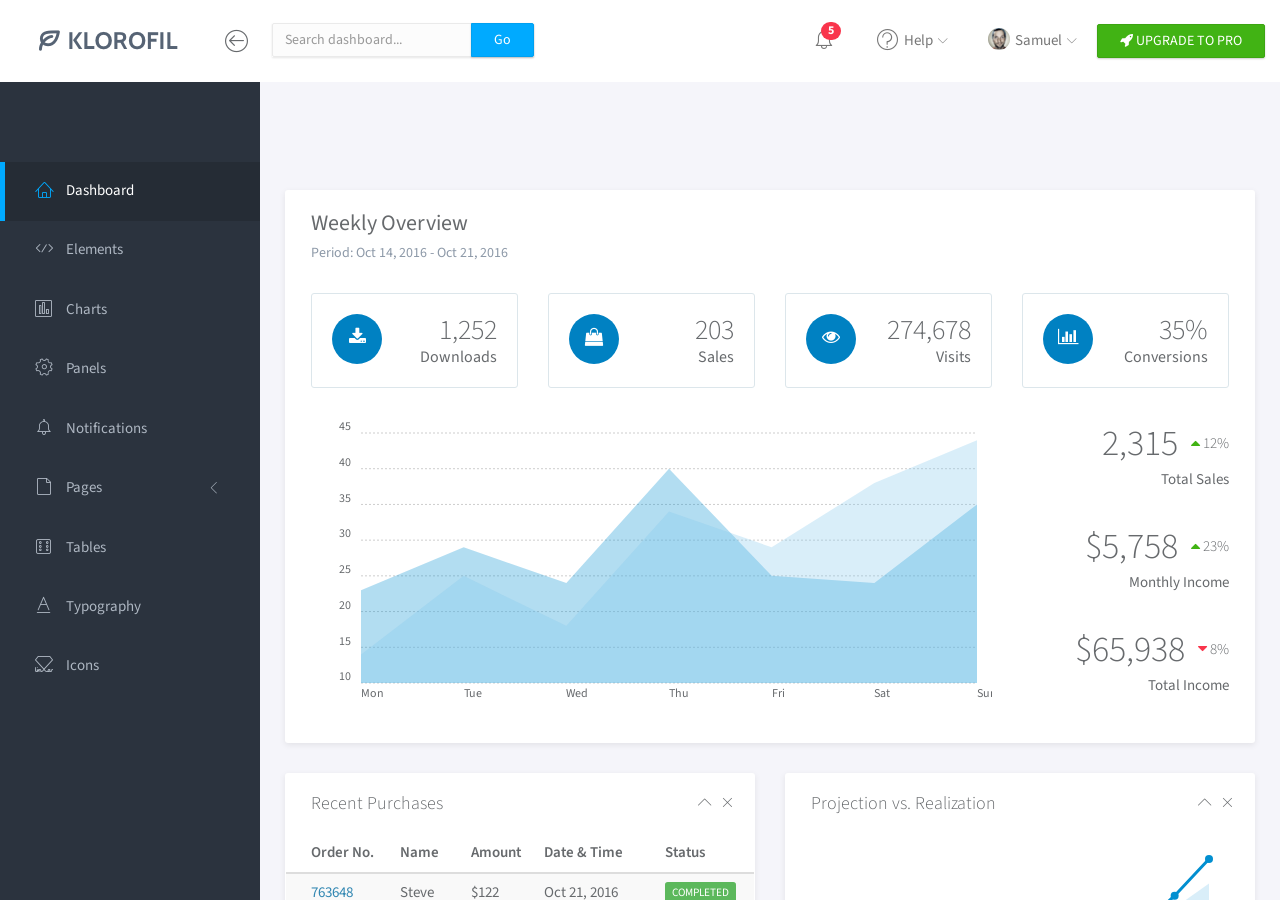
<file: src/main/resources/public/index.html>
<!doctype html>
<html lang="en">

<head>
	<title>Home</title>
	<meta charset="utf-8">
	<meta http-equiv="X-UA-Compatible" content="IE=edge,chrome=1">
	<meta name="viewport" content="width=device-width, initial-scale=1.0, maximum-scale=1.0, user-scalable=0">
	<!-- VENDOR CSS -->
	<link rel="stylesheet" href="assets/vendor/bootstrap/css/bootstrap.min.css">
	<link rel="stylesheet" href="assets/vendor/font-awesome/css/font-awesome.min.css">
	<link rel="stylesheet" href="assets/vendor/linearicons/style.css">
	<link rel="stylesheet" href="assets/vendor/chartist/css/chartist-custom.css">
	<!-- MAIN CSS -->
	<link rel="stylesheet" href="assets/css/main.css">
	<!-- FOR DEMO PURPOSES ONLY. You should remove this in your project -->
	<link rel="stylesheet" href="assets/css/demo.css">
	<!-- GOOGLE FONTS -->
	<link href="https://fonts.googleapis.com/css?family=Source+Sans+Pro:300,400,600,700" rel="stylesheet">
	<!-- ICONS -->
	<link rel="apple-touch-icon" sizes="76x76" href="assets/img/apple-icon.png">
	<link rel="icon" type="image/png" sizes="96x96" href="assets/img/favicon.png">

	<script src="static/jquery/jquery-3.3.1.js" type="text/javascript"></script>
	<script src="static/ajax/marketCore.js"></script>
	<script src="js/index.js"></script>
</head>

<body>
	<!-- WRAPPER -->
	<div id="wrapper">
		<!-- NAVBAR -->
		<nav class="navbar navbar-default navbar-fixed-top">
			<div class="brand">
				<a href="index.html"><img src="assets/img/logo-dark.png" alt="Klorofil Logo" class="img-responsive logo"></a>
			</div>
			<div class="container-fluid">
				<div class="navbar-btn">
					<button type="button" class="btn-toggle-fullwidth"><i class="lnr lnr-arrow-left-circle"></i></button>
				</div>
				<form class="navbar-form navbar-left">
					<div class="input-group">
						<input type="text" value="" class="form-control" placeholder="Search dashboard...">
						<span class="input-group-btn"><button type="button" class="btn btn-primary">Go</button></span>
					</div>
				</form>
				<div class="navbar-btn navbar-btn-right">
					<a class="btn btn-success update-pro" href="#downloads/klorofil-pro-bootstrap-admin-dashboard-template/?utm_source=klorofil&utm_medium=template&utm_campaign=KlorofilPro" title="Upgrade to Pro" target="_blank"><i class="fa fa-rocket"></i> <span>UPGRADE TO PRO</span></a>
				</div>
				<div id="navbar-menu">
					<ul class="nav navbar-nav navbar-right">
						<li class="dropdown">
							<a href="#" class="dropdown-toggle icon-menu" data-toggle="dropdown">
								<i class="lnr lnr-alarm"></i>
								<span class="badge bg-danger">5</span>
							</a>
							<ul class="dropdown-menu notifications">
								<li><a href="#" class="notification-item"><span class="dot bg-warning"></span>System space is almost full</a></li>
								<li><a href="#" class="notification-item"><span class="dot bg-danger"></span>You have 9 unfinished tasks</a></li>
								<li><a href="#" class="notification-item"><span class="dot bg-success"></span>Monthly report is available</a></li>
								<li><a href="#" class="notification-item"><span class="dot bg-warning"></span>Weekly meeting in 1 hour</a></li>
								<li><a href="#" class="notification-item"><span class="dot bg-success"></span>Your request has been approved</a></li>
								<li><a href="#" class="more">See all notifications</a></li>
							</ul>
						</li>
						<li class="dropdown">
							<a href="#" class="dropdown-toggle" data-toggle="dropdown"><i class="lnr lnr-question-circle"></i> <span>Help</span> <i class="icon-submenu lnr lnr-chevron-down"></i></a>
							<ul class="dropdown-menu">
								<li><a href="#">Basic Use</a></li>
								<li><a href="#">Working With Data</a></li>
								<li><a href="#">Security</a></li>
								<li><a href="#">Troubleshooting</a></li>
							</ul>
						</li>
						<li class="dropdown">
							<a href="#" class="dropdown-toggle" data-toggle="dropdown"><img src="assets/img/user.png" class="img-circle" alt="Avatar"> <span id="loginName">Samuel</span> <i class="icon-submenu lnr lnr-chevron-down"></i></a>
							<ul class="dropdown-menu">
								<li><a href="#"><i class="lnr lnr-user"></i> <span>My Profile</span></a></li>
								<li><a href="#"><i class="lnr lnr-envelope"></i> <span>Message</span></a></li>
								<li><a href="#"><i class="lnr lnr-cog"></i> <span>Settings</span></a></li>
								<li><a href="login.html"><i class="lnr lnr-exit"></i> <span>Logout</span></a></li>
							</ul>
						</li>
						<!-- <li>
                            <a class="update-pro" href="#downloads/klorofil-pro-bootstrap-admin-dashboard-template/?utm_source=klorofil&utm_medium=template&utm_campaign=KlorofilPro" title="Upgrade to Pro" target="_blank"><i class="fa fa-rocket"></i> <span>UPGRADE TO PRO</span></a>
                        </li> -->
					</ul>
				</div>
			</div>
		<!-- END NAVBAR -->
		<!-- LEFT SIDEBAR -->
		<div id="sidebar-nav" class="sidebar">
			<div class="sidebar-scroll">
				<nav>
					<ul class="nav">
						<li><a href="index.html" class="active"><i class="lnr lnr-home"></i> <span>Dashboard</span></a></li>
						<li><a href="elements.html" class=""><i class="lnr lnr-code"></i> <span>Elements</span></a></li>
						<li><a href="charts.html" class=""><i class="lnr lnr-chart-bars"></i> <span>Charts</span></a></li>
						<li><a href="panels.html" class=""><i class="lnr lnr-cog"></i> <span>Panels</span></a></li>
						<li><a href="notifications.html" class=""><i class="lnr lnr-alarm"></i> <span>Notifications</span></a></li>
						<li>
							<a href="#subPages" data-toggle="collapse" class="collapsed"><i class="lnr lnr-file-empty"></i> <span>Pages</span> <i class="icon-submenu lnr lnr-chevron-left"></i></a>
							<div id="subPages" class="collapse ">
								<ul class="nav">
									<li><a href="page-profile.html" class="">Profile</a></li>
									<li><a href="page-login.html" class="">Login</a></li>
									<li><a href="page-lockscreen.html" class="">Lockscreen</a></li>
								</ul>
							</div>
						</li>
						<li><a href="tables.html" class=""><i class="lnr lnr-dice"></i> <span>Tables</span></a></li>
						<li><a href="typography.html" class=""><i class="lnr lnr-text-format"></i> <span>Typography</span></a></li>
						<li><a href="icons.html" class=""><i class="lnr lnr-linearicons"></i> <span>Icons</span></a></li>
					</ul>
				</nav>
			</div>
		</div>
		<!-- END LEFT SIDEBAR -->
		<!-- MAIN -->
		<div class="main">
			<!-- MAIN CONTENT -->
			<div class="main-content">
				<div class="container-fluid">
					<!-- OVERVIEW -->
					<div class="panel panel-headline">
						<div class="panel-heading">
							<h3 class="panel-title">Weekly Overview</h3>
							<p class="panel-subtitle">Period: Oct 14, 2016 - Oct 21, 2016</p>
						</div>
						<div class="panel-body">
							<div class="row">
								<div class="col-md-3">
									<div class="metric">
										<span class="icon"><i class="fa fa-download"></i></span>
										<p>
											<span class="number">1,252</span>
											<span class="title">Downloads</span>
										</p>
									</div>
								</div>
								<div class="col-md-3">
									<div class="metric">
										<span class="icon"><i class="fa fa-shopping-bag"></i></span>
										<p>
											<span class="number">203</span>
											<span class="title">Sales</span>
										</p>
									</div>
								</div>
								<div class="col-md-3">
									<div class="metric">
										<span class="icon"><i class="fa fa-eye"></i></span>
										<p>
											<span class="number">274,678</span>
											<span class="title">Visits</span>
										</p>
									</div>
								</div>
								<div class="col-md-3">
									<div class="metric">
										<span class="icon"><i class="fa fa-bar-chart"></i></span>
										<p>
											<span class="number">35%</span>
											<span class="title">Conversions</span>
										</p>
									</div>
								</div>
							</div>
							<div class="row">
								<div class="col-md-9">
									<div id="headline-chart" class="ct-chart"></div>
								</div>
								<div class="col-md-3">
									<div class="weekly-summary text-right">
										<span class="number">2,315</span> <span class="percentage"><i class="fa fa-caret-up text-success"></i> 12%</span>
										<span class="info-label">Total Sales</span>
									</div>
									<div class="weekly-summary text-right">
										<span class="number">$5,758</span> <span class="percentage"><i class="fa fa-caret-up text-success"></i> 23%</span>
										<span class="info-label">Monthly Income</span>
									</div>
									<div class="weekly-summary text-right">
										<span class="number">$65,938</span> <span class="percentage"><i class="fa fa-caret-down text-danger"></i> 8%</span>
										<span class="info-label">Total Income</span>
									</div>
								</div>
							</div>
						</div>
					</div>
					<!-- END OVERVIEW -->
					<div class="row">
						<div class="col-md-6">
							<!-- RECENT PURCHASES -->
							<div class="panel">
								<div class="panel-heading">
									<h3 class="panel-title">Recent Purchases</h3>
									<div class="right">
										<button type="button" class="btn-toggle-collapse"><i class="lnr lnr-chevron-up"></i></button>
										<button type="button" class="btn-remove"><i class="lnr lnr-cross"></i></button>
									</div>
								</div>
								<div class="panel-body no-padding">
									<table class="table table-striped">
										<thead>
											<tr>
												<th>Order No.</th>
												<th>Name</th>
												<th>Amount</th>
												<th>Date &amp; Time</th>
												<th>Status</th>
											</tr>
										</thead>
										<tbody>
											<tr>
												<td><a href="#">763648</a></td>
												<td>Steve</td>
												<td>$122</td>
												<td>Oct 21, 2016</td>
												<td><span class="label label-success">COMPLETED</span></td>
											</tr>
											<tr>
												<td><a href="#">763649</a></td>
												<td>Amber</td>
												<td>$62</td>
												<td>Oct 21, 2016</td>
												<td><span class="label label-warning">PENDING</span></td>
											</tr>
											<tr>
												<td><a href="#">763650</a></td>
												<td>Michael</td>
												<td>$34</td>
												<td>Oct 18, 2016</td>
												<td><span class="label label-danger">FAILED</span></td>
											</tr>
											<tr>
												<td><a href="#">763651</a></td>
												<td>Roger</td>
												<td>$186</td>
												<td>Oct 17, 2016</td>
												<td><span class="label label-success">SUCCESS</span></td>
											</tr>
											<tr>
												<td><a href="#">763652</a></td>
												<td>Smith</td>
												<td>$362</td>
												<td>Oct 16, 2016</td>
												<td><span class="label label-success">SUCCESS</span></td>
											</tr>
										</tbody>
									</table>
								</div>
								<div class="panel-footer">
									<div class="row">
										<div class="col-md-6"><span class="panel-note"><i class="fa fa-clock-o"></i> Last 24 hours</span></div>
										<div class="col-md-6 text-right"><a href="#" class="btn btn-primary">View All Purchases</a></div>
									</div>
								</div>
							</div>
							<!-- END RECENT PURCHASES -->
						</div>
						<div class="col-md-6">
							<!-- MULTI CHARTS -->
							<div class="panel">
								<div class="panel-heading">
									<h3 class="panel-title">Projection vs. Realization</h3>
									<div class="right">
										<button type="button" class="btn-toggle-collapse"><i class="lnr lnr-chevron-up"></i></button>
										<button type="button" class="btn-remove"><i class="lnr lnr-cross"></i></button>
									</div>
								</div>
								<div class="panel-body">
									<div id="visits-trends-chart" class="ct-chart"></div>
								</div>
							</div>
							<!-- END MULTI CHARTS -->
						</div>
					</div>
					<div class="row">
						<div class="col-md-7">
							<!-- TODO LIST -->
							<div class="panel">
								<div class="panel-heading">
									<h3 class="panel-title">To-Do List</h3>
									<div class="right">
										<button type="button" class="btn-toggle-collapse"><i class="lnr lnr-chevron-up"></i></button>
										<button type="button" class="btn-remove"><i class="lnr lnr-cross"></i></button>
									</div>
								</div>
								<div class="panel-body">
									<ul class="list-unstyled todo-list">
										<li>
											<label class="control-inline fancy-checkbox">
												<input type="checkbox"><span></span>
											</label>
											<p>
												<span class="title">Restart Server</span>
												<span class="short-description">Dynamically integrate client-centric technologies without cooperative resources.</span>
												<span class="date">Oct 9, 2016</span>
											</p>
											<div class="controls">
												<a href="#"><i class="icon-software icon-software-pencil"></i></a> <a href="#"><i class="icon-arrows icon-arrows-circle-remove"></i></a>
											</div>
										</li>
										<li>
											<label class="control-inline fancy-checkbox">
												<input type="checkbox"><span></span>
											</label>
											<p>
												<span class="title">Retest Upload Scenario</span>
												<span class="short-description">Compellingly implement clicks-and-mortar relationships without highly efficient metrics.</span>
												<span class="date">Oct 23, 2016</span>
											</p>
											<div class="controls">
												<a href="#"><i class="icon-software icon-software-pencil"></i></a> <a href="#"><i class="icon-arrows icon-arrows-circle-remove"></i></a>
											</div>
										</li>
										<li>
											<label class="control-inline fancy-checkbox">
												<input type="checkbox"><span></span>
											</label>
											<p>
												<strong>Functional Spec Meeting</strong>
												<span class="short-description">Monotonectally formulate client-focused core competencies after parallel web-readiness.</span>
												<span class="date">Oct 11, 2016</span>
											</p>
											<div class="controls">
												<a href="#"><i class="icon-software icon-software-pencil"></i></a> <a href="#"><i class="icon-arrows icon-arrows-circle-remove"></i></a>
											</div>
										</li>
									</ul>
								</div>
							</div>
							<!-- END TODO LIST -->
						</div>
						<div class="col-md-5">
							<!-- TIMELINE -->
							<div class="panel panel-scrolling">
								<div class="panel-heading">
									<h3 class="panel-title">Recent User Activity</h3>
									<div class="right">
										<button type="button" class="btn-toggle-collapse"><i class="lnr lnr-chevron-up"></i></button>
										<button type="button" class="btn-remove"><i class="lnr lnr-cross"></i></button>
									</div>
								</div>
								<div class="panel-body">
									<ul class="list-unstyled activity-list">
										<li>
											<img src="assets/img/user1.png" alt="Avatar" class="img-circle pull-left avatar">
											<p><a href="#">Michael</a> has achieved 80% of his completed tasks <span class="timestamp">20 minutes ago</span></p>
										</li>
										<li>
											<img src="assets/img/user2.png" alt="Avatar" class="img-circle pull-left avatar">
											<p><a href="#">Daniel</a> has been added as a team member to project <a href="#">System Update</a> <span class="timestamp">Yesterday</span></p>
										</li>
										<li>
											<img src="assets/img/user3.png" alt="Avatar" class="img-circle pull-left avatar">
											<p><a href="#">Martha</a> created a new heatmap view <a href="#">Landing Page</a> <span class="timestamp">2 days ago</span></p>
										</li>
										<li>
											<img src="assets/img/user4.png" alt="Avatar" class="img-circle pull-left avatar">
											<p><a href="#">Jane</a> has completed all of the tasks <span class="timestamp">2 days ago</span></p>
										</li>
										<li>
											<img src="assets/img/user5.png" alt="Avatar" class="img-circle pull-left avatar">
											<p><a href="#">Jason</a> started a discussion about <a href="#">Weekly Meeting</a> <span class="timestamp">3 days ago</span></p>
										</li>
									</ul>
									<button type="button" class="btn btn-primary btn-bottom center-block">Load More</button>
								</div>
							</div>
							<!-- END TIMELINE -->
						</div>
					</div>
					<div class="row">
						<div class="col-md-4">
							<!-- TASKS -->
							<div class="panel">
								<div class="panel-heading">
									<h3 class="panel-title">My Tasks</h3>
									<div class="right">
										<button type="button" class="btn-toggle-collapse"><i class="lnr lnr-chevron-up"></i></button>
										<button type="button" class="btn-remove"><i class="lnr lnr-cross"></i></button>
									</div>
								</div>
								<div class="panel-body">
									<ul class="list-unstyled task-list">
										<li>
											<p>Updating Users Settings <span class="label-percent">23%</span></p>
											<div class="progress progress-xs">
												<div class="progress-bar progress-bar-danger" role="progressbar" aria-valuenow="23" aria-valuemin="0" aria-valuemax="100" style="width:23%">
													<span class="sr-only">23% Complete</span>
												</div>
											</div>
										</li>
										<li>
											<p>Load &amp; Stress Test <span class="label-percent">80%</span></p>
											<div class="progress progress-xs">
												<div class="progress-bar progress-bar-success" role="progressbar" aria-valuenow="80" aria-valuemin="0" aria-valuemax="100" style="width: 80%">
													<span class="sr-only">80% Complete</span>
												</div>
											</div>
										</li>
										<li>
											<p>Data Duplication Check <span class="label-percent">100%</span></p>
											<div class="progress progress-xs">
												<div class="progress-bar progress-bar-success" role="progressbar" aria-valuenow="100" aria-valuemin="0" aria-valuemax="100" style="width: 100%">
													<span class="sr-only">Success</span>
												</div>
											</div>
										</li>
										<li>
											<p>Server Check <span class="label-percent">45%</span></p>
											<div class="progress progress-xs">
												<div class="progress-bar progress-bar-warning" role="progressbar" aria-valuenow="45" aria-valuemin="0" aria-valuemax="100" style="width: 45%">
													<span class="sr-only">45% Complete</span>
												</div>
											</div>
										</li>
										<li>
											<p>Mobile App Development <span class="label-percent">10%</span></p>
											<div class="progress progress-xs">
												<div class="progress-bar progress-bar-danger" role="progressbar" aria-valuenow="10" aria-valuemin="0" aria-valuemax="100" style="width: 10%">
													<span class="sr-only">10% Complete</span>
												</div>
											</div>
										</li>
									</ul>
								</div>
							</div>
							<!-- END TASKS -->
						</div>
						<div class="col-md-4">
							<!-- VISIT CHART -->
							<div class="panel">
								<div class="panel-heading">
									<h3 class="panel-title">Website Visits</h3>
									<div class="right">
										<button type="button" class="btn-toggle-collapse"><i class="lnr lnr-chevron-up"></i></button>
										<button type="button" class="btn-remove"><i class="lnr lnr-cross"></i></button>
									</div>
								</div>
								<div class="panel-body">
									<div id="visits-chart" class="ct-chart"></div>
								</div>
							</div>
							<!-- END VISIT CHART -->
						</div>
						<div class="col-md-4">
							<!-- REALTIME CHART -->
							<div class="panel">
								<div class="panel-heading">
									<h3 class="panel-title">System Load</h3>
									<div class="right">
										<button type="button" class="btn-toggle-collapse"><i class="lnr lnr-chevron-up"></i></button>
										<button type="button" class="btn-remove"><i class="lnr lnr-cross"></i></button>
									</div>
								</div>
								<div class="panel-body">
									<div id="system-load" class="easy-pie-chart" data-percent="70">
										<span class="percent">70</span>
									</div>
									<h4>CPU Load</h4>
									<ul class="list-unstyled list-justify">
										<li>High: <span>95%</span></li>
										<li>Average: <span>87%</span></li>
										<li>Low: <span>20%</span></li>
										<li>Threads: <span>996</span></li>
										<li>Processes: <span>259</span></li>
									</ul>
								</div>
							</div>
							<!-- END REALTIME CHART -->
						</div>
					</div>
				</div>
			</div>
			<!-- END MAIN CONTENT -->
		</div>
		<!-- END MAIN -->
		<div class="clearfix"></div>
		<footer>
			<div class="container-fluid">
				<p class="copyright">Copyright &copy; 2017.Company name All rights reserved.More Templates <a href="http://www.cssmoban.com/" target="_blank" title="模板之家">模板之家</a> - Collect from <a href="http://www.cssmoban.com/" title="网页模板" target="_blank">网页模板</a></p>
				
			</div>
		</footer>
	</div>
	<!-- END WRAPPER -->
	<!-- Javascript -->
	<script src="assets/vendor/jquery/jquery.min.js"></script>
	<script src="assets/vendor/bootstrap/js/bootstrap.min.js"></script>
	<script src="assets/vendor/jquery-slimscroll/jquery.slimscroll.min.js"></script>
	<script src="assets/vendor/jquery.easy-pie-chart/jquery.easypiechart.min.js"></script>
	<script src="assets/vendor/chartist/js/chartist.min.js"></script>
	<script src="assets/scripts/klorofil-common.js"></script>
	<script>
	$(function() {
		var data, options;

		// headline charts
		data = {
			labels: ['Mon', 'Tue', 'Wed', 'Thu', 'Fri', 'Sat', 'Sun'],
			series: [
				[23, 29, 24, 40, 25, 24, 35],
				[14, 25, 18, 34, 29, 38, 44],
			]
		};

		options = {
			height: 300,
			showArea: true,
			showLine: false,
			showPoint: false,
			fullWidth: true,
			axisX: {
				showGrid: false
			},
			lineSmooth: false,
		};

		new Chartist.Line('#headline-chart', data, options);


		// visits trend charts
		data = {
			labels: ['Jan', 'Feb', 'Mar', 'Apr', 'May', 'Jun', 'Jul', 'Aug', 'Sep', 'Oct', 'Nov', 'Dec'],
			series: [{
				name: 'series-real',
				data: [200, 380, 350, 320, 410, 450, 570, 400, 555, 620, 750, 900],
			}, {
				name: 'series-projection',
				data: [240, 350, 360, 380, 400, 450, 480, 523, 555, 600, 700, 800],
			}]
		};

		options = {
			fullWidth: true,
			lineSmooth: false,
			height: "270px",
			low: 0,
			high: 'auto',
			series: {
				'series-projection': {
					showArea: true,
					showPoint: false,
					showLine: false
				},
			},
			axisX: {
				showGrid: false,

			},
			axisY: {
				showGrid: false,
				onlyInteger: true,
				offset: 0,
			},
			chartPadding: {
				left: 20,
				right: 20
			}
		};

		new Chartist.Line('#visits-trends-chart', data, options);


		// visits chart
		data = {
			labels: ['Mon', 'Tue', 'Wed', 'Thu', 'Fri', 'Sat', 'Sun'],
			series: [
				[6384, 6342, 5437, 2764, 3958, 5068, 7654]
			]
		};

		options = {
			height: 300,
			axisX: {
				showGrid: false
			},
		};

		new Chartist.Bar('#visits-chart', data, options);


		// real-time pie chart
		var sysLoad = $('#system-load').easyPieChart({
			size: 130,
			barColor: function(percent) {
				return "rgb(" + Math.round(200 * percent / 100) + ", " + Math.round(200 * (1.1 - percent / 100)) + ", 0)";
			},
			trackColor: 'rgba(245, 245, 245, 0.8)',
			scaleColor: false,
			lineWidth: 5,
			lineCap: "square",
			animate: 800
		});

		var updateInterval = 3000; // in milliseconds

		setInterval(function() {
			var randomVal;
			randomVal = getRandomInt(0, 100);

			sysLoad.data('easyPieChart').update(randomVal);
			sysLoad.find('.percent').text(randomVal);
		}, updateInterval);

		function getRandomInt(min, max) {
			return Math.floor(Math.random() * (max - min + 1)) + min;
		}

	});
	</script>
</body>

</html>
</file>
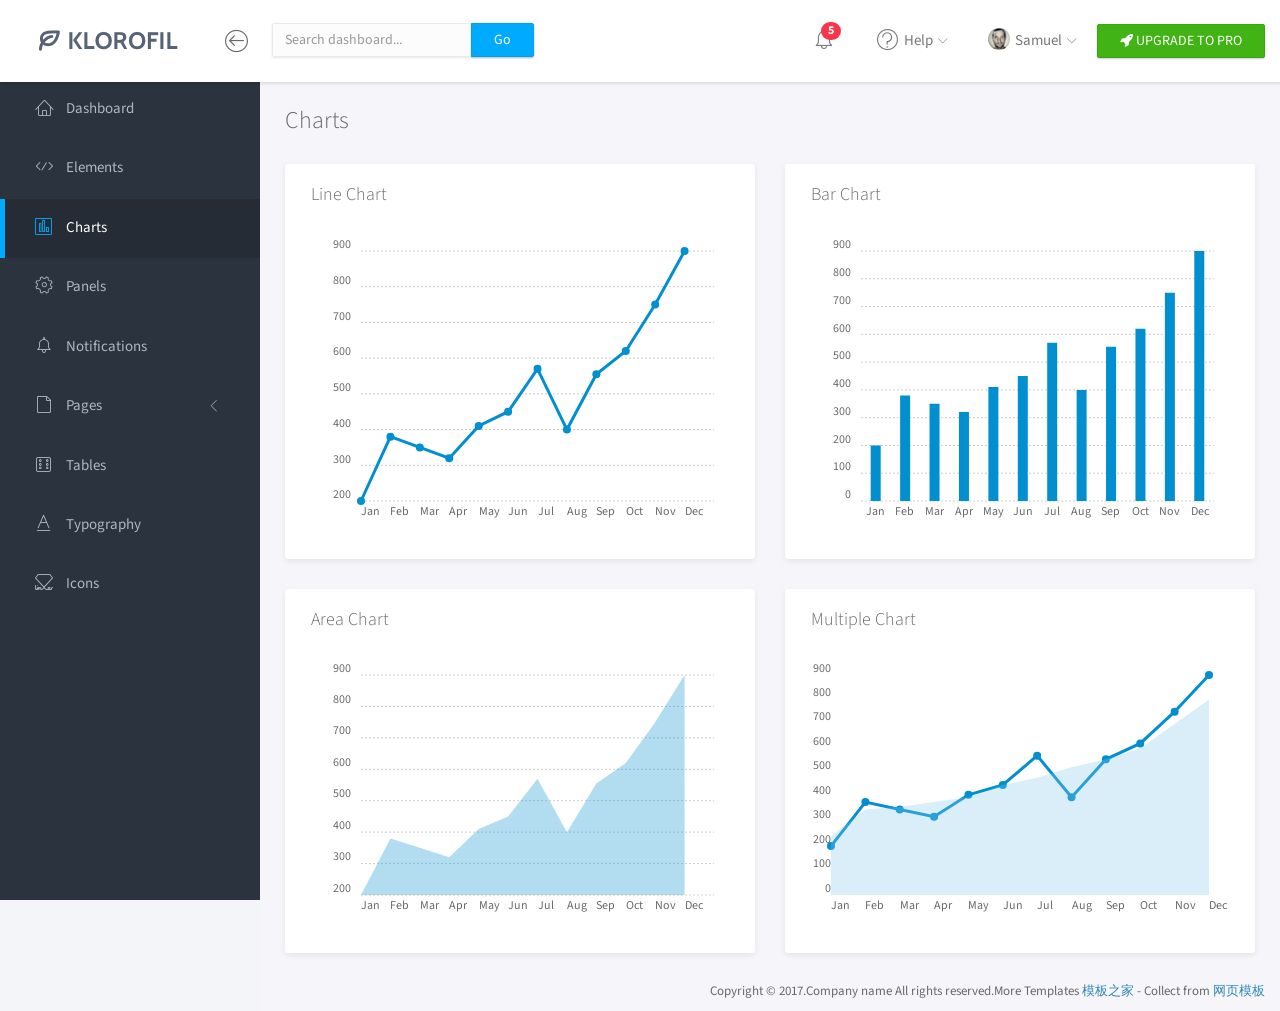
<file: src/main/resources/public/charts.html>
<!doctype html>
<html lang="en">

<head>
	<title>Charts</title>
	<meta charset="utf-8">
	<meta http-equiv="X-UA-Compatible" content="IE=edge,chrome=1">
	<meta name="viewport" content="width=device-width, initial-scale=1.0, maximum-scale=1.0, user-scalable=0">
	<!-- VENDOR CSS -->
	<link rel="stylesheet" href="assets/vendor/bootstrap/css/bootstrap.min.css">
	<link rel="stylesheet" href="assets/vendor/font-awesome/css/font-awesome.min.css">
	<link rel="stylesheet" href="assets/vendor/linearicons/style.css">
	<link rel="stylesheet" href="assets/vendor/chartist/css/chartist-custom.css">
	<!-- MAIN CSS -->
	<link rel="stylesheet" href="assets/css/main.css">
	<!-- FOR DEMO PURPOSES ONLY. You should remove this in your project -->
	<link rel="stylesheet" href="assets/css/demo.css">
	<!-- GOOGLE FONTS -->
	<link href="https://fonts.googleapis.com/css?family=Source+Sans+Pro:300,400,600,700" rel="stylesheet">
	<!-- ICONS -->
	<link rel="apple-touch-icon" sizes="76x76" href="assets/img/apple-icon.png">
	<link rel="icon" type="image/png" sizes="96x96" href="assets/img/favicon.png">
</head>

<body>
	<!-- WRAPPER -->
	<div id="wrapper">
		<!-- NAVBAR -->
		<nav class="navbar navbar-default navbar-fixed-top">
			<div class="brand">
				<a href="index.html"><img src="assets/img/logo-dark.png" alt="Klorofil Logo" class="img-responsive logo"></a>
			</div>
			<div class="container-fluid">
				<div class="navbar-btn">
					<button type="button" class="btn-toggle-fullwidth"><i class="lnr lnr-arrow-left-circle"></i></button>
				</div>
				<form class="navbar-form navbar-left">
					<div class="input-group">
						<input type="text" value="" class="form-control" placeholder="Search dashboard...">
						<span class="input-group-btn"><button type="button" class="btn btn-primary">Go</button></span>
					</div>
				</form>
				<div class="navbar-btn navbar-btn-right">
					<a class="btn btn-success update-pro" href="#downloads/klorofil-pro-bootstrap-admin-dashboard-template/?utm_source=klorofil&utm_medium=template&utm_campaign=KlorofilPro" title="Upgrade to Pro" target="_blank"><i class="fa fa-rocket"></i> <span>UPGRADE TO PRO</span></a>
				</div>
				<div id="navbar-menu">
					<ul class="nav navbar-nav navbar-right">
						<li class="dropdown">
							<a href="#" class="dropdown-toggle icon-menu" data-toggle="dropdown">
								<i class="lnr lnr-alarm"></i>
								<span class="badge bg-danger">5</span>
							</a>
							<ul class="dropdown-menu notifications">
								<li><a href="#" class="notification-item"><span class="dot bg-warning"></span>System space is almost full</a></li>
								<li><a href="#" class="notification-item"><span class="dot bg-danger"></span>You have 9 unfinished tasks</a></li>
								<li><a href="#" class="notification-item"><span class="dot bg-success"></span>Monthly report is available</a></li>
								<li><a href="#" class="notification-item"><span class="dot bg-warning"></span>Weekly meeting in 1 hour</a></li>
								<li><a href="#" class="notification-item"><span class="dot bg-success"></span>Your request has been approved</a></li>
								<li><a href="#" class="more">See all notifications</a></li>
							</ul>
						</li>
						<li class="dropdown">
							<a href="#" class="dropdown-toggle" data-toggle="dropdown"><i class="lnr lnr-question-circle"></i> <span>Help</span> <i class="icon-submenu lnr lnr-chevron-down"></i></a>
							<ul class="dropdown-menu">
								<li><a href="#">Basic Use</a></li>
								<li><a href="#">Working With Data</a></li>
								<li><a href="#">Security</a></li>
								<li><a href="#">Troubleshooting</a></li>
							</ul>
						</li>
						<li class="dropdown">
							<a href="#" class="dropdown-toggle" data-toggle="dropdown"><img src="assets/img/user.png" class="img-circle" alt="Avatar"> <span>Samuel</span> <i class="icon-submenu lnr lnr-chevron-down"></i></a>
							<ul class="dropdown-menu">
								<li><a href="#"><i class="lnr lnr-user"></i> <span>My Profile</span></a></li>
								<li><a href="#"><i class="lnr lnr-envelope"></i> <span>Message</span></a></li>
								<li><a href="#"><i class="lnr lnr-cog"></i> <span>Settings</span></a></li>
								<li><a href="#"><i class="lnr lnr-exit"></i> <span>Logout</span></a></li>
							</ul>
						</li>
						<!-- <li>
							<a class="update-pro" href="#downloads/klorofil-pro-bootstrap-admin-dashboard-template/?utm_source=klorofil&utm_medium=template&utm_campaign=KlorofilPro" title="Upgrade to Pro" target="_blank"><i class="fa fa-rocket"></i> <span>UPGRADE TO PRO</span></a>
						</li> -->
					</ul>
				</div>
			</div>
		</nav>
		<!-- END NAVBAR -->
		<!-- LEFT SIDEBAR -->
		<div id="sidebar-nav" class="sidebar">
			<div class="sidebar-scroll">
				<nav>
					<ul class="nav">
						<li><a href="index.html" class=""><i class="lnr lnr-home"></i> <span>Dashboard</span></a></li>
						<li><a href="elements.html" class=""><i class="lnr lnr-code"></i> <span>Elements</span></a></li>
						<li><a href="charts.html" class="active"><i class="lnr lnr-chart-bars"></i> <span>Charts</span></a></li>
						<li><a href="panels.html" class=""><i class="lnr lnr-cog"></i> <span>Panels</span></a></li>
						<li><a href="notifications.html" class=""><i class="lnr lnr-alarm"></i> <span>Notifications</span></a></li>
						<li>
							<a href="#subPages" data-toggle="collapse" class="collapsed"><i class="lnr lnr-file-empty"></i> <span>Pages</span> <i class="icon-submenu lnr lnr-chevron-left"></i></a>
							<div id="subPages" class="collapse ">
								<ul class="nav">
									<li><a href="page-profile.html" class="">Profile</a></li>
									<li><a href="page-login.html" class="">Login</a></li>
									<li><a href="page-lockscreen.html" class="">Lockscreen</a></li>
								</ul>
							</div>
						</li>
						<li><a href="tables.html" class=""><i class="lnr lnr-dice"></i> <span>Tables</span></a></li>
						<li><a href="typography.html" class=""><i class="lnr lnr-text-format"></i> <span>Typography</span></a></li>
						<li><a href="icons.html" class=""><i class="lnr lnr-linearicons"></i> <span>Icons</span></a></li>
					</ul>
				</nav>
			</div>
		</div>
		<!-- END LEFT SIDEBAR -->
		<!-- MAIN -->
		<div class="main">
			<!-- MAIN CONTENT -->
			<div class="main-content">
				<div class="container-fluid">
					<h3 class="page-title">Charts</h3>
					<div class="row">
						<div class="col-md-6">
							<div class="panel">
								<div class="panel-heading">
									<h3 class="panel-title">Line Chart</h3>
								</div>
								<div class="panel-body">
									<div id="demo-line-chart" class="ct-chart"></div>
								</div>
							</div>
						</div>
						<div class="col-md-6">
							<div class="panel">
								<div class="panel-heading">
									<h3 class="panel-title">Bar Chart</h3>
								</div>
								<div class="panel-body">
									<div id="demo-bar-chart" class="ct-chart"></div>
								</div>
							</div>
						</div>
					</div>
					<div class="row">
						<div class="col-md-6">
							<div class="panel">
								<div class="panel-heading">
									<h3 class="panel-title">Area Chart</h3>
								</div>
								<div class="panel-body">
									<div id="demo-area-chart" class="ct-chart"></div>
								</div>
							</div>
						</div>
						<div class="col-md-6">
							<div class="panel">
								<div class="panel-heading">
									<h3 class="panel-title">Multiple Chart</h3>
								</div>
								<div class="panel-body">
									<div id="multiple-chart" class="ct-chart"></div>
								</div>
							</div>
						</div>
					</div>
				</div>
			</div>
			<!-- END MAIN CONTENT -->
		</div>
		<!-- END MAIN -->
		<div class="clearfix"></div>
		<footer>
			<div class="container-fluid">
				<p class="copyright">Copyright &copy; 2017.Company name All rights reserved.More Templates <a href="http://www.cssmoban.com/" target="_blank" title="模板之家">模板之家</a> - Collect from <a href="http://www.cssmoban.com/" title="网页模板" target="_blank">网页模板</a></p>
			</div>
		</footer>
	</div>
	<!-- END WRAPPER -->
	<!-- Javascript -->
	<script src="assets/vendor/jquery/jquery.min.js"></script>
	<script src="assets/vendor/bootstrap/js/bootstrap.min.js"></script>
	<script src="assets/vendor/jquery-slimscroll/jquery.slimscroll.min.js"></script>
	<script src="assets/vendor/chartist/js/chartist.min.js"></script>
	<script src="assets/scripts/klorofil-common.js"></script>
	<script>
	$(function() {
		var options;

		var data = {
			labels: ['Jan', 'Feb', 'Mar', 'Apr', 'May', 'Jun', 'Jul', 'Aug', 'Sep', 'Oct', 'Nov', 'Dec'],
			series: [
				[200, 380, 350, 320, 410, 450, 570, 400, 555, 620, 750, 900],
			]
		};

		// line chart
		options = {
			height: "300px",
			showPoint: true,
			axisX: {
				showGrid: false
			},
			lineSmooth: false,
		};

		new Chartist.Line('#demo-line-chart', data, options);

		// bar chart
		options = {
			height: "300px",
			axisX: {
				showGrid: false
			},
		};

		new Chartist.Bar('#demo-bar-chart', data, options);


		// area chart
		options = {
			height: "270px",
			showArea: true,
			showLine: false,
			showPoint: false,
			axisX: {
				showGrid: false
			},
			lineSmooth: false,
		};

		new Chartist.Line('#demo-area-chart', data, options);


		// multiple chart
		var data = {
			labels: ['Jan', 'Feb', 'Mar', 'Apr', 'May', 'Jun', 'Jul', 'Aug', 'Sep', 'Oct', 'Nov', 'Dec'],
			series: [{
				name: 'series-real',
				data: [200, 380, 350, 320, 410, 450, 570, 400, 555, 620, 750, 900],
			}, {
				name: 'series-projection',
				data: [240, 350, 360, 380, 400, 450, 480, 523, 555, 600, 700, 800],
			}]
		};

		var options = {
			fullWidth: true,
			lineSmooth: false,
			height: "270px",
			low: 0,
			high: 'auto',
			series: {
				'series-projection': {
					showArea: true,
					showPoint: false,
					showLine: false
				},
			},
			axisX: {
				showGrid: false,

			},
			axisY: {
				showGrid: false,
				onlyInteger: true,
				offset: 0,
			},
			chartPadding: {
				left: 20,
				right: 20
			}
		};

		new Chartist.Line('#multiple-chart', data, options);

	});
	</script>
</body>

</html>
</file>
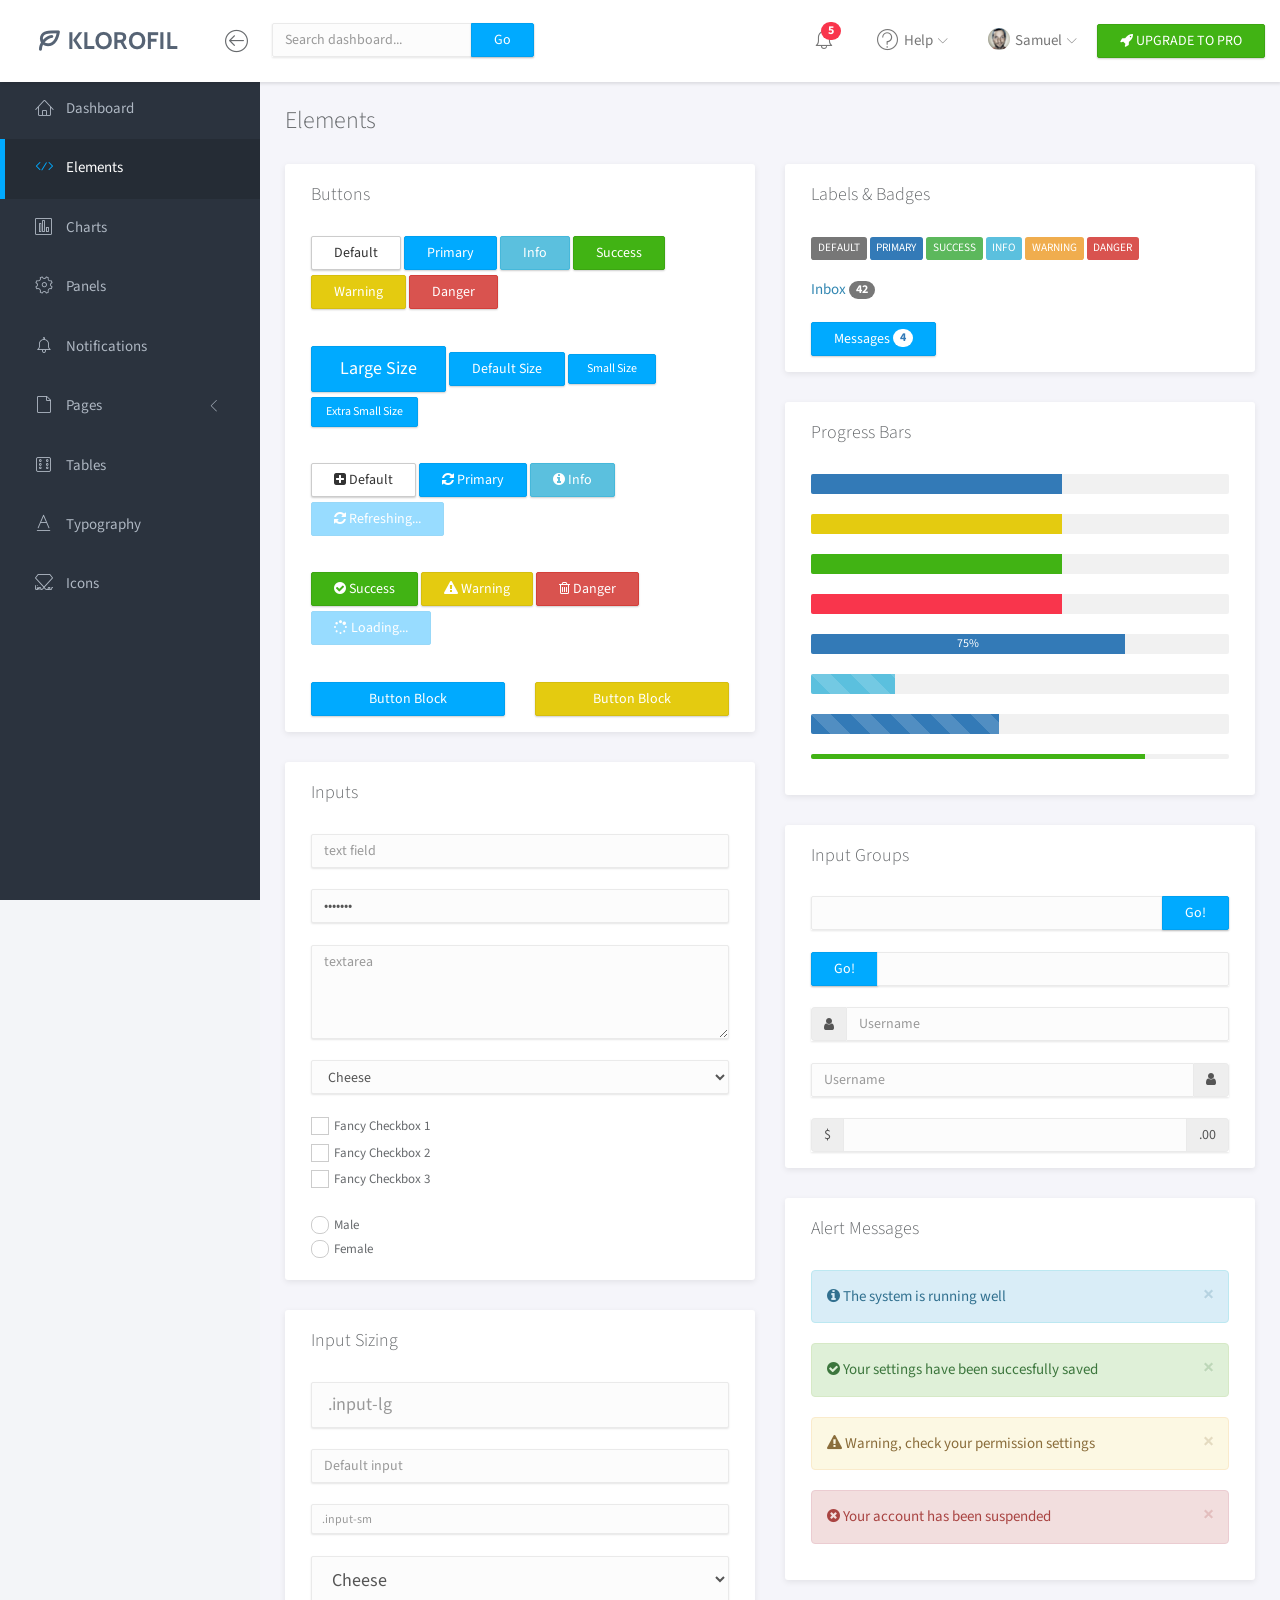
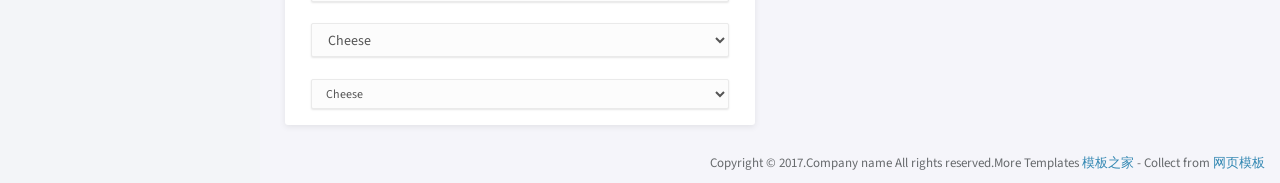
<file: src/main/resources/public/elements.html>
<!doctype html>
<html lang="en">

<head>
	<title></title>
	<meta charset="utf-8">
	<meta http-equiv="X-UA-Compatible" content="IE=edge,chrome=1">
	<meta name="viewport" content="width=device-width, initial-scale=1.0, maximum-scale=1.0, user-scalable=0">
	<!-- VENDOR CSS -->
	<link rel="stylesheet" href="assets/vendor/bootstrap/css/bootstrap.min.css">
	<link rel="stylesheet" href="assets/vendor/font-awesome/css/font-awesome.min.css">
	<link rel="stylesheet" href="assets/vendor/linearicons/style.css">
	<!-- MAIN CSS -->
	<link rel="stylesheet" href="assets/css/main.css">
	<!-- FOR DEMO PURPOSES ONLY. You should remove this in your project -->
	<link rel="stylesheet" href="assets/css/demo.css">
	<!-- GOOGLE FONTS -->
	<link href="https://fonts.googleapis.com/css?family=Source+Sans+Pro:300,400,600,700" rel="stylesheet">
	<!-- ICONS -->
	<link rel="apple-touch-icon" sizes="76x76" href="assets/img/apple-icon.png">
	<link rel="icon" type="image/png" sizes="96x96" href="assets/img/favicon.png">
</head>

<body>
	<!-- WRAPPER -->
	<div id="wrapper">
		<!-- NAVBAR -->
		<nav class="navbar navbar-default navbar-fixed-top">
			<div class="brand">
				<a href="index.html"><img src="assets/img/logo-dark.png" alt="Klorofil Logo" class="img-responsive logo"></a>
			</div>
			<div class="container-fluid">
				<div class="navbar-btn">
					<button type="button" class="btn-toggle-fullwidth"><i class="lnr lnr-arrow-left-circle"></i></button>
				</div>
				<form class="navbar-form navbar-left">
					<div class="input-group">
						<input type="text" value="" class="form-control" placeholder="Search dashboard...">
						<span class="input-group-btn"><button type="button" class="btn btn-primary">Go</button></span>
					</div>
				</form>
				<div class="navbar-btn navbar-btn-right">
					<a class="btn btn-success update-pro" href="#downloads/klorofil-pro-bootstrap-admin-dashboard-template/?utm_source=klorofil&utm_medium=template&utm_campaign=KlorofilPro" title="Upgrade to Pro" target="_blank"><i class="fa fa-rocket"></i> <span>UPGRADE TO PRO</span></a>
				</div>
				<div id="navbar-menu">
					<ul class="nav navbar-nav navbar-right">
						<li class="dropdown">
							<a href="#" class="dropdown-toggle icon-menu" data-toggle="dropdown">
								<i class="lnr lnr-alarm"></i>
								<span class="badge bg-danger">5</span>
							</a>
							<ul class="dropdown-menu notifications">
								<li><a href="#" class="notification-item"><span class="dot bg-warning"></span>System space is almost full</a></li>
								<li><a href="#" class="notification-item"><span class="dot bg-danger"></span>You have 9 unfinished tasks</a></li>
								<li><a href="#" class="notification-item"><span class="dot bg-success"></span>Monthly report is available</a></li>
								<li><a href="#" class="notification-item"><span class="dot bg-warning"></span>Weekly meeting in 1 hour</a></li>
								<li><a href="#" class="notification-item"><span class="dot bg-success"></span>Your request has been approved</a></li>
								<li><a href="#" class="more">See all notifications</a></li>
							</ul>
						</li>
						<li class="dropdown">
							<a href="#" class="dropdown-toggle" data-toggle="dropdown"><i class="lnr lnr-question-circle"></i> <span>Help</span> <i class="icon-submenu lnr lnr-chevron-down"></i></a>
							<ul class="dropdown-menu">
								<li><a href="#">Basic Use</a></li>
								<li><a href="#">Working With Data</a></li>
								<li><a href="#">Security</a></li>
								<li><a href="#">Troubleshooting</a></li>
							</ul>
						</li>
						<li class="dropdown">
							<a href="#" class="dropdown-toggle" data-toggle="dropdown"><img src="assets/img/user.png" class="img-circle" alt="Avatar"> <span>Samuel</span> <i class="icon-submenu lnr lnr-chevron-down"></i></a>
							<ul class="dropdown-menu">
								<li><a href="#"><i class="lnr lnr-user"></i> <span>My Profile</span></a></li>
								<li><a href="#"><i class="lnr lnr-envelope"></i> <span>Message</span></a></li>
								<li><a href="#"><i class="lnr lnr-cog"></i> <span>Settings</span></a></li>
								<li><a href="#"><i class="lnr lnr-exit"></i> <span>Logout</span></a></li>
							</ul>
						</li>
						<!-- <li>
							<a class="update-pro" href="#downloads/klorofil-pro-bootstrap-admin-dashboard-template/?utm_source=klorofil&utm_medium=template&utm_campaign=KlorofilPro" title="Upgrade to Pro" target="_blank"><i class="fa fa-rocket"></i> <span>UPGRADE TO PRO</span></a>
						</li> -->
					</ul>
				</div>
			</div>
		</nav>
		<!-- END NAVBAR -->
		<!-- LEFT SIDEBAR -->
		<div id="sidebar-nav" class="sidebar">
			<div class="sidebar-scroll">
				<nav>
					<ul class="nav">
						<li><a href="index.html" class=""><i class="lnr lnr-home"></i> <span>Dashboard</span></a></li>
						<li><a href="elements.html" class="active"><i class="lnr lnr-code"></i> <span>Elements</span></a></li>
						<li><a href="charts.html" class=""><i class="lnr lnr-chart-bars"></i> <span>Charts</span></a></li>
						<li><a href="panels.html" class=""><i class="lnr lnr-cog"></i> <span>Panels</span></a></li>
						<li><a href="notifications.html" class=""><i class="lnr lnr-alarm"></i> <span>Notifications</span></a></li>
						<li>
							<a href="#subPages" data-toggle="collapse" class="collapsed"><i class="lnr lnr-file-empty"></i> <span>Pages</span> <i class="icon-submenu lnr lnr-chevron-left"></i></a>
							<div id="subPages" class="collapse ">
								<ul class="nav">
									<li><a href="page-profile.html" class="">Profile</a></li>
									<li><a href="page-login.html" class="">Login</a></li>
									<li><a href="page-lockscreen.html" class="">Lockscreen</a></li>
								</ul>
							</div>
						</li>
						<li><a href="tables.html" class=""><i class="lnr lnr-dice"></i> <span>Tables</span></a></li>
						<li><a href="typography.html" class=""><i class="lnr lnr-text-format"></i> <span>Typography</span></a></li>
						<li><a href="icons.html" class=""><i class="lnr lnr-linearicons"></i> <span>Icons</span></a></li>
					</ul>
				</nav>
			</div>
		</div>
		<!-- END LEFT SIDEBAR -->
		<!-- MAIN -->
		<div class="main">
			<!-- MAIN CONTENT -->
			<div class="main-content">
				<div class="container-fluid">
					<h3 class="page-title">Elements</h3>
					<div class="row">
						<div class="col-md-6">
							<!-- BUTTONS -->
							<div class="panel">
								<div class="panel-heading">
									<h3 class="panel-title">Buttons</h3>
								</div>
								<div class="panel-body">
									<p class="demo-button">
										<button type="button" class="btn btn-default">Default</button>
										<button type="button" class="btn btn-primary">Primary</button>
										<button type="button" class="btn btn-info">Info</button>
										<button type="button" class="btn btn-success">Success</button>
										<button type="button" class="btn btn-warning">Warning</button>
										<button type="button" class="btn btn-danger">Danger</button>
									</p>
									<br>
									<p class="demo-button">
										<button type="button" class="btn btn-primary btn-lg">Large Size</button>
										<button type="button" class="btn btn-primary">Default Size</button>
										<button type="button" class="btn btn-primary btn-sm">Small Size</button>
										<button type="button" class="btn btn-primary btn-xs">Extra Small Size</button>
									</p>
									<br>
									<p class="demo-button">
										<button type="button" class="btn btn-default"><i class="fa fa-plus-square"></i> Default </button>
										<button type="button" class="btn btn-primary"><i class="fa fa-refresh"></i> Primary</button>
										<button type="button" class="btn btn-info"><i class="fa fa-info-circle"></i> Info</button>
										<button type="button" class="btn btn-primary" disabled="disabled"><i class="fa fa-refresh fa-spin"></i> Refreshing...</button>
									</p>
									<br>
									<p class="demo-button">
										<button type="button" class="btn btn-success"><i class="fa fa-check-circle"></i> Success</button>
										<button type="button" class="btn btn-warning"><i class="fa fa-warning"></i> Warning</button>
										<button type="button" class="btn btn-danger"><i class="fa fa-trash-o"></i> Danger</button>
										<button type="button" class="btn btn-primary" disabled="disabled"><i class="fa fa-spinner fa-spin"></i> Loading...</button>
									</p>
									<br>
									<div class="row">
										<div class="col-md-6">
											<button type="button" class="btn btn-primary btn-block">Button Block</button>
										</div>
										<div class="col-md-6">
											<button type="button" class="btn btn-warning btn-block">Button Block</button>
										</div>
									</div>
								</div>
							</div>
							<!-- END BUTTONS -->
							<!-- INPUTS -->
							<div class="panel">
								<div class="panel-heading">
									<h3 class="panel-title">Inputs</h3>
								</div>
								<div class="panel-body">
									<input type="text" class="form-control" placeholder="text field">
									<br>
									<input type="password" class="form-control" value="asecret">
									<br>
									<textarea class="form-control" placeholder="textarea" rows="4"></textarea>
									<br>
									<select class="form-control">
										<option value="cheese">Cheese</option>
										<option value="tomatoes">Tomatoes</option>
										<option value="mozarella">Mozzarella</option>
										<option value="mushrooms">Mushrooms</option>
										<option value="pepperoni">Pepperoni</option>
										<option value="onions">Onions</option>
									</select>
									<br>
									<label class="fancy-checkbox">
										<input type="checkbox">
										<span>Fancy Checkbox 1</span>
									</label>
									<label class="fancy-checkbox">
										<input type="checkbox">
										<span>Fancy Checkbox 2</span>
									</label>
									<label class="fancy-checkbox">
										<input type="checkbox">
										<span>Fancy Checkbox 3</span>
									</label>
									<br>
									<label class="fancy-radio">
										<input name="gender" value="male" type="radio">
										<span><i></i>Male</span>
									</label>
									<label class="fancy-radio">
										<input name="gender" value="female" type="radio">
										<span><i></i>Female</span>
									</label>
								</div>
							</div>
							<!-- END INPUTS -->
							<!-- INPUT SIZING -->
							<div class="panel">
								<div class="panel-heading">
									<h3 class="panel-title">Input Sizing</h3>
								</div>
								<div class="panel-body">
									<input class="form-control input-lg" placeholder=".input-lg" type="text">
									<br>
									<input class="form-control" placeholder="Default input" type="text">
									<br>
									<input class="form-control input-sm" placeholder=".input-sm" type="text">
									<br>
									<select class="form-control input-lg">
										<option value="cheese">Cheese</option>
										<option value="tomatoes">Tomatoes</option>
										<option value="mozarella">Mozzarella</option>
										<option value="mushrooms">Mushrooms</option>
										<option value="pepperoni">Pepperoni</option>
										<option value="onions">Onions</option>
									</select>
									<br>
									<select class="form-control">
										<option value="cheese">Cheese</option>
										<option value="tomatoes">Tomatoes</option>
										<option value="mozarella">Mozzarella</option>
										<option value="mushrooms">Mushrooms</option>
										<option value="pepperoni">Pepperoni</option>
										<option value="onions">Onions</option>
									</select>
									<br>
									<select class="form-control input-sm">
										<option value="cheese">Cheese</option>
										<option value="tomatoes">Tomatoes</option>
										<option value="mozarella">Mozzarella</option>
										<option value="mushrooms">Mushrooms</option>
										<option value="pepperoni">Pepperoni</option>
										<option value="onions">Onions</option>
									</select>
								</div>
							</div>
							<!-- END INPUT SIZING -->
						</div>
						<div class="col-md-6">
							<!-- LABELS -->
							<div class="panel">
								<div class="panel-heading">
									<h3 class="panel-title">Labels &amp; Badges</h3>
								</div>
								<div class="panel-body">
									<span class="label label-default">DEFAULT</span>
									<span class="label label-primary">PRIMARY</span>
									<span class="label label-success">SUCCESS</span>
									<span class="label label-info">INFO</span>
									<span class="label label-warning">WARNING</span>
									<span class="label label-danger">DANGER</span>
									<br>
									<br>
									<a href="#">Inbox <span class="badge">42</span></a>
									<br>
									<br>
									<button class="btn btn-primary" type="button">
										Messages <span class="badge">4</span>
									</button>
								</div>
							</div>
							<!-- END LABELS -->
							<!-- PROGRESS BARS -->
							<div class="panel">
								<div class="panel-heading">
									<h3 class="panel-title">Progress Bars</h3>
								</div>
								<div class="panel-body">
									<div class="progress">
										<div class="progress-bar" role="progressbar" aria-valuenow="60" aria-valuemin="0" aria-valuemax="100" style="width: 60%;">
											<span class="sr-only">60% Complete</span>
										</div>
									</div>
									<div class="progress">
										<div class="progress-bar progress-bar-warning" role="progressbar" aria-valuenow="60" aria-valuemin="0" aria-valuemax="100" style="width: 60%">
											<span class="sr-only">60% Complete (warning)</span>
										</div>
									</div>
									<div class="progress">
										<div class="progress-bar progress-bar-success" role="progressbar" aria-valuenow="60" aria-valuemin="0" aria-valuemax="100" style="width: 60%">
											<span class="sr-only">60% Complete (success)</span>
										</div>
									</div>
									<div class="progress">
										<div class="progress-bar progress-bar-danger" role="progressbar" aria-valuenow="60" aria-valuemin="0" aria-valuemax="100" style="width: 60%">
											<span class="sr-only">60% Complete (danger)</span>
										</div>
									</div>
									<div class="progress">
										<div class="progress-bar" role="progressbar" aria-valuenow="75" aria-valuemin="0" aria-valuemax="100" style="width: 75%;">
											75%
										</div>
									</div>
									<div class="progress">
										<div class="progress-bar progress-bar-info progress-bar-striped" role="progressbar" aria-valuenow="20" aria-valuemin="0" aria-valuemax="100" style="width: 20%">
											<span class="sr-only">20% Complete</span>
										</div>
									</div>
									<div class="progress">
										<div class="progress-bar progress-bar-striped active" role="progressbar" aria-valuenow="45" aria-valuemin="0" aria-valuemax="100" style="width: 45%">
											<span class="sr-only">45% Complete</span>
										</div>
									</div>
									<div class="progress progress-xs">
										<div class="progress-bar progress-bar-success" role="progressbar" aria-valuenow="80" aria-valuemin="0" aria-valuemax="100" style="width: 80%">
											<span class="sr-only">80% Complete</span>
										</div>
									</div>
								</div>
							</div>
							<!-- END PROGRESS BARS -->
							<!-- INPUT GROUPS -->
							<div class="panel">
								<div class="panel-heading">
									<h3 class="panel-title">Input Groups</h3>
								</div>
								<div class="panel-body">
									<div class="input-group">
										<input class="form-control" type="text">
										<span class="input-group-btn"><button class="btn btn-primary" type="button">Go!</button></span>
									</div>
									<br>
									<div class="input-group">
										<span class="input-group-btn">
							<button class="btn btn-primary" type="button">Go!</button>
						</span>
										<input class="form-control" type="text">
									</div>
									<br>
									<div class="input-group">
										<span class="input-group-addon"><i class="fa fa-user"></i></span>
										<input class="form-control" placeholder="Username" type="text">
									</div>
									<br>
									<div class="input-group">
										<input class="form-control" placeholder="Username" type="text">
										<span class="input-group-addon"><i class="fa fa-user"></i></span>
									</div>
									<br>
									<div class="input-group">
										<span class="input-group-addon">$</span>
										<input class="form-control" type="text">
										<span class="input-group-addon">.00</span>
									</div>
								</div>
							</div>
							<!-- END INPUT GROUPS -->
							<!-- ALERT MESSAGES -->
							<div class="panel">
								<div class="panel-heading">
									<h3 class="panel-title">Alert Messages</h3>
								</div>
								<div class="panel-body">
									<div class="alert alert-info alert-dismissible" role="alert">
										<button type="button" class="close" data-dismiss="alert" aria-label="Close"><span aria-hidden="true">&times;</span></button>
										<i class="fa fa-info-circle"></i> The system is running well
									</div>
									<div class="alert alert-success alert-dismissible" role="alert">
										<button type="button" class="close" data-dismiss="alert" aria-label="Close"><span aria-hidden="true">&times;</span></button>
										<i class="fa fa-check-circle"></i> Your settings have been succesfully saved
									</div>
									<div class="alert alert-warning alert-dismissible" role="alert">
										<button type="button" class="close" data-dismiss="alert" aria-label="Close"><span aria-hidden="true">&times;</span></button>
										<i class="fa fa-warning"></i> Warning, check your permission settings
									</div>
									<div class="alert alert-danger alert-dismissible" role="alert">
										<button type="button" class="close" data-dismiss="alert" aria-label="Close"><span aria-hidden="true">&times;</span></button>
										<i class="fa fa-times-circle"></i> Your account has been suspended
									</div>
								</div>
							</div>
							<!-- END ALERT MESSAGES -->
						</div>
					</div>
				</div>
			</div>
			<!-- END MAIN CONTENT -->
		</div>
		<!-- END MAIN -->
		<div class="clearfix"></div>
		<footer>
			<div class="container-fluid">
				<p class="copyright">Copyright &copy; 2017.Company name All rights reserved.More Templates <a href="http://www.cssmoban.com/" target="_blank" title="模板之家">模板之家</a> - Collect from <a href="http://www.cssmoban.com/" title="网页模板" target="_blank">网页模板</a></p>
			</div>
		</footer>
	</div>
	<!-- END WRAPPER -->
	<!-- Javascript -->
	<script src="assets/vendor/jquery/jquery.min.js"></script>
	<script src="assets/vendor/bootstrap/js/bootstrap.min.js"></script>
	<script src="assets/vendor/jquery-slimscroll/jquery.slimscroll.min.js"></script>
	<script src="assets/scripts/klorofil-common.js"></script>
</body>

</html>
</file>
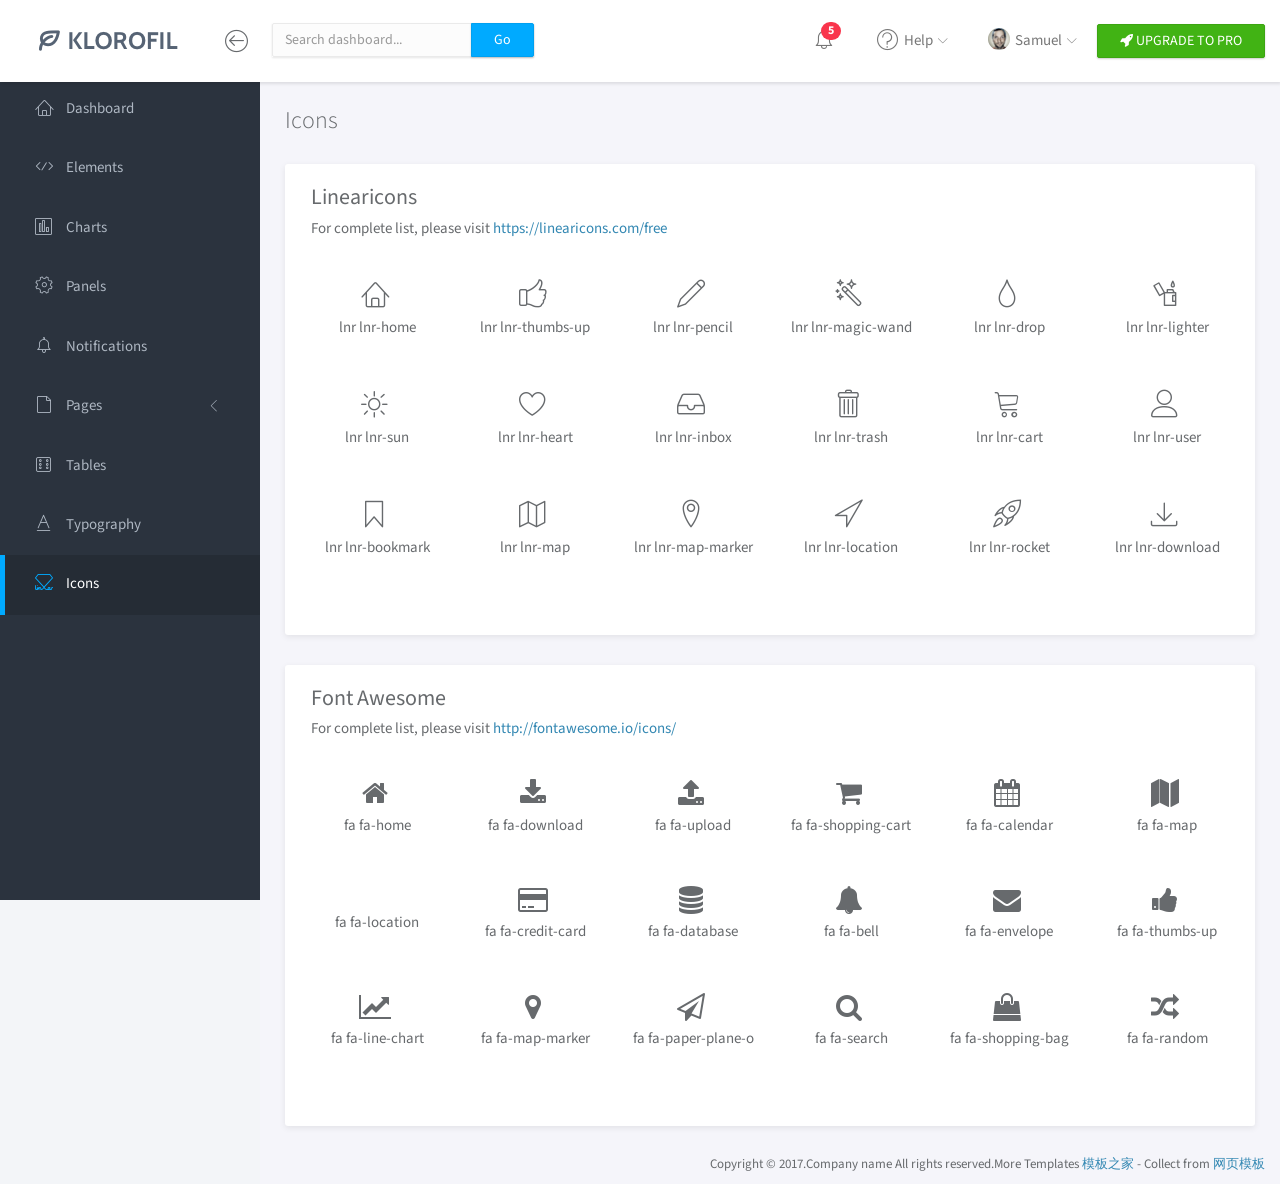
<file: src/main/resources/public/icons.html>
<!doctype html>
<html lang="en">

<head>
	<title></title>
	<meta charset="utf-8">
	<meta http-equiv="X-UA-Compatible" content="IE=edge,chrome=1">
	<meta name="viewport" content="width=device-width, initial-scale=1.0, maximum-scale=1.0, user-scalable=0">
	<!-- VENDOR CSS -->
	<link rel="stylesheet" href="assets/vendor/bootstrap/css/bootstrap.min.css">
	<link rel="stylesheet" href="assets/vendor/font-awesome/css/font-awesome.min.css">
	<link rel="stylesheet" href="assets/vendor/linearicons/style.css">
	<!-- MAIN CSS -->
	<link rel="stylesheet" href="assets/css/main.css">
	<!-- FOR DEMO PURPOSES ONLY. You should remove this in your project -->
	<link rel="stylesheet" href="assets/css/demo.css">
	<!-- GOOGLE FONTS -->
	<link href="https://fonts.googleapis.com/css?family=Source+Sans+Pro:300,400,600,700" rel="stylesheet">
	<!-- ICONS -->
	<link rel="apple-touch-icon" sizes="76x76" href="assets/img/apple-icon.png">
	<link rel="icon" type="image/png" sizes="96x96" href="assets/img/favicon.png">
</head>

<body>
	<!-- WRAPPER -->
	<div id="wrapper">
		<!-- NAVBAR -->
		<nav class="navbar navbar-default navbar-fixed-top">
			<div class="brand">
				<a href="index.html"><img src="assets/img/logo-dark.png" alt="Klorofil Logo" class="img-responsive logo"></a>
			</div>
			<div class="container-fluid">
				<div class="navbar-btn">
					<button type="button" class="btn-toggle-fullwidth"><i class="lnr lnr-arrow-left-circle"></i></button>
				</div>
				<form class="navbar-form navbar-left">
					<div class="input-group">
						<input type="text" value="" class="form-control" placeholder="Search dashboard...">
						<span class="input-group-btn"><button type="button" class="btn btn-primary">Go</button></span>
					</div>
				</form>
				<div class="navbar-btn navbar-btn-right">
					<a class="btn btn-success update-pro" href="#downloads/klorofil-pro-bootstrap-admin-dashboard-template/?utm_source=klorofil&utm_medium=template&utm_campaign=KlorofilPro" title="Upgrade to Pro" target="_blank"><i class="fa fa-rocket"></i> <span>UPGRADE TO PRO</span></a>
				</div>
				<div id="navbar-menu">
					<ul class="nav navbar-nav navbar-right">
						<li class="dropdown">
							<a href="#" class="dropdown-toggle icon-menu" data-toggle="dropdown">
								<i class="lnr lnr-alarm"></i>
								<span class="badge bg-danger">5</span>
							</a>
							<ul class="dropdown-menu notifications">
								<li><a href="#" class="notification-item"><span class="dot bg-warning"></span>System space is almost full</a></li>
								<li><a href="#" class="notification-item"><span class="dot bg-danger"></span>You have 9 unfinished tasks</a></li>
								<li><a href="#" class="notification-item"><span class="dot bg-success"></span>Monthly report is available</a></li>
								<li><a href="#" class="notification-item"><span class="dot bg-warning"></span>Weekly meeting in 1 hour</a></li>
								<li><a href="#" class="notification-item"><span class="dot bg-success"></span>Your request has been approved</a></li>
								<li><a href="#" class="more">See all notifications</a></li>
							</ul>
						</li>
						<li class="dropdown">
							<a href="#" class="dropdown-toggle" data-toggle="dropdown"><i class="lnr lnr-question-circle"></i> <span>Help</span> <i class="icon-submenu lnr lnr-chevron-down"></i></a>
							<ul class="dropdown-menu">
								<li><a href="#">Basic Use</a></li>
								<li><a href="#">Working With Data</a></li>
								<li><a href="#">Security</a></li>
								<li><a href="#">Troubleshooting</a></li>
							</ul>
						</li>
						<li class="dropdown">
							<a href="#" class="dropdown-toggle" data-toggle="dropdown"><img src="assets/img/user.png" class="img-circle" alt="Avatar"> <span>Samuel</span> <i class="icon-submenu lnr lnr-chevron-down"></i></a>
							<ul class="dropdown-menu">
								<li><a href="#"><i class="lnr lnr-user"></i> <span>My Profile</span></a></li>
								<li><a href="#"><i class="lnr lnr-envelope"></i> <span>Message</span></a></li>
								<li><a href="#"><i class="lnr lnr-cog"></i> <span>Settings</span></a></li>
								<li><a href="#"><i class="lnr lnr-exit"></i> <span>Logout</span></a></li>
							</ul>
						</li>
						<!-- <li>
							<a class="update-pro" href="#downloads/klorofil-pro-bootstrap-admin-dashboard-template/?utm_source=klorofil&utm_medium=template&utm_campaign=KlorofilPro" title="Upgrade to Pro" target="_blank"><i class="fa fa-rocket"></i> <span>UPGRADE TO PRO</span></a>
						</li> -->
					</ul>
				</div>
			</div>
		</nav>
		<!-- END NAVBAR -->
		<!-- LEFT SIDEBAR -->
		<div id="sidebar-nav" class="sidebar">
			<div class="sidebar-scroll">
				<nav>
					<ul class="nav">
						<li><a href="index.html" class=""><i class="lnr lnr-home"></i> <span>Dashboard</span></a></li>
						<li><a href="elements.html" class=""><i class="lnr lnr-code"></i> <span>Elements</span></a></li>
						<li><a href="charts.html" class=""><i class="lnr lnr-chart-bars"></i> <span>Charts</span></a></li>
						<li><a href="panels.html" class=""><i class="lnr lnr-cog"></i> <span>Panels</span></a></li>
						<li><a href="notifications.html" class=""><i class="lnr lnr-alarm"></i> <span>Notifications</span></a></li>
						<li>
							<a href="#subPages" data-toggle="collapse" class="collapsed"><i class="lnr lnr-file-empty"></i> <span>Pages</span> <i class="icon-submenu lnr lnr-chevron-left"></i></a>
							<div id="subPages" class="collapse ">
								<ul class="nav">
									<li><a href="page-profile.html" class="">Profile</a></li>
									<li><a href="page-login.html" class="">Login</a></li>
									<li><a href="page-lockscreen.html" class="">Lockscreen</a></li>
								</ul>
							</div>
						</li>
						<li><a href="tables.html" class=""><i class="lnr lnr-dice"></i> <span>Tables</span></a></li>
						<li><a href="typography.html" class=""><i class="lnr lnr-text-format"></i> <span>Typography</span></a></li>
						<li><a href="icons.html" class="active"><i class="lnr lnr-linearicons"></i> <span>Icons</span></a></li>
					</ul>
				</nav>
			</div>
		</div>
		<!-- END LEFT SIDEBAR -->
		<!-- MAIN -->
		<div class="main">
			<!-- MAIN CONTENT -->
			<div class="main-content">
				<div class="container-fluid">
					<h3 class="page-title">Icons</h3>
					<div class="panel panel-headline demo-icons">
						<div class="panel-heading">
							<h3 class="panel-title">Linearicons</h3>
							<p class="subtitle">For complete list, please visit <a href="https://linearicons.com/free" target="_blank">https://linearicons.com/free</a></p>
						</div>
						<div class="panel-body">
							<ul class="list-unstyled row">
								<li class="col-md-2 col-sm-4 col-xs-6">
									<span class="lnr lnr-home"></span> <span class="cssclass">lnr lnr-home</span>
								</li>
								<li class="col-md-2 col-sm-4 col-xs-6">
									<span class="lnr lnr-thumbs-up"></span> <span class="cssclass">lnr lnr-thumbs-up</span>
								</li>
								<li class="col-md-2 col-sm-4 col-xs-6">
									<span class="lnr lnr-pencil"></span> <span class="cssclass">lnr lnr-pencil</span>
								</li>
								<li class="col-md-2 col-sm-4 col-xs-6">
									<span class="lnr lnr-magic-wand"></span> <span class="cssclass">lnr lnr-magic-wand</span>
								</li>
								<li class="col-md-2 col-sm-4 col-xs-6">
									<span class="lnr lnr-drop"></span> <span class="cssclass">lnr lnr-drop</span>
								</li>
								<li class="col-md-2 col-sm-4 col-xs-6">
									<span class="lnr lnr-lighter"></span> <span class="cssclass">lnr lnr-lighter</span>
								</li>
								<li class="col-md-2 col-sm-4 col-xs-6">
									<span class="lnr lnr-sun"></span> <span class="cssclass">lnr lnr-sun</span>
								</li>
								<li class="col-md-2 col-sm-4 col-xs-6">
									<span class="lnr lnr-heart"></span> <span class="cssclass">lnr lnr-heart</span>
								</li>
								<li class="col-md-2 col-sm-4 col-xs-6">
									<span class="lnr lnr-inbox"></span> <span class="cssclass">lnr lnr-inbox</span>
								</li>
								<li class="col-md-2 col-sm-4 col-xs-6">
									<span class="lnr lnr-trash"></span> <span class="cssclass">lnr lnr-trash</span>
								</li>
								<li class="col-md-2 col-sm-4 col-xs-6">
									<span class="lnr lnr-cart"></span> <span class="cssclass">lnr lnr-cart</span>
								</li>
								<li class="col-md-2 col-sm-4 col-xs-6">
									<span class="lnr lnr-user"></span> <span class="cssclass">lnr lnr-user</span>
								</li>
								<li class="col-md-2 col-sm-4 col-xs-6">
									<span class="lnr lnr-bookmark"></span> <span class="cssclass">lnr lnr-bookmark</span>
								</li>
								<li class="col-md-2 col-sm-4 col-xs-6">
									<span class="lnr lnr-map"></span> <span class="cssclass">lnr lnr-map</span>
								</li>
								<li class="col-md-2 col-sm-4 col-xs-6">
									<span class="lnr lnr-map-marker"></span> <span class="cssclass">lnr lnr-map-marker</span>
								</li>
								<li class="col-md-2 col-sm-4 col-xs-6">
									<span class="lnr lnr-location"></span> <span class="cssclass">lnr lnr-location</span>
								</li>
								<li class="col-md-2 col-sm-4 col-xs-6">
									<span class="lnr lnr-rocket"></span> <span class="cssclass">lnr lnr-rocket</span>
								</li>
								<li class="col-md-2 col-sm-4 col-xs-6">
									<span class="lnr lnr-download"></span> <span class="cssclass">lnr lnr-download</span>
								</li>
							</ul>
						</div>
					</div>
					<div class="panel panel-headline demo-icons">
						<div class="panel-heading">
							<h3 class="panel-title">Font Awesome</h3>
							<p class="subtitle">For complete list, please visit <a href="http://fontawesome.io/icons/" target="_blank">http://fontawesome.io/icons/</a></p>
						</div>
						<div class="panel-body">
							<ul class="list-unstyled row">
								<li class="col-md-2 col-sm-4 col-xs-6">
									<span class="fa fa-home"></span> <span class="cssclass">fa fa-home</span>
								</li>
								<li class="col-md-2 col-sm-4 col-xs-6">
									<span class="fa fa-download"></span> <span class="cssclass">fa fa-download</span>
								</li>
								<li class="col-md-2 col-sm-4 col-xs-6">
									<span class="fa fa-upload"></span> <span class="cssclass">fa fa-upload</span>
								</li>
								<li class="col-md-2 col-sm-4 col-xs-6">
									<span class="fa fa-shopping-cart"></span> <span class="cssclass">fa fa-shopping-cart</span>
								</li>
								<li class="col-md-2 col-sm-4 col-xs-6">
									<span class="fa fa-calendar"></span> <span class="cssclass">fa fa-calendar</span>
								</li>
								<li class="col-md-2 col-sm-4 col-xs-6">
									<span class="fa fa-map"></span> <span class="cssclass">fa fa-map</span>
								</li>
								<li class="col-md-2 col-sm-4 col-xs-6">
									<span class="fa fa-location"></span> <span class="cssclass">fa fa-location</span>
								</li>
								<li class="col-md-2 col-sm-4 col-xs-6">
									<span class="fa fa-credit-card"></span> <span class="cssclass">fa fa-credit-card</span>
								</li>
								<li class="col-md-2 col-sm-4 col-xs-6">
									<span class="fa fa-database"></span> <span class="cssclass">fa fa-database</span>
								</li>
								<li class="col-md-2 col-sm-4 col-xs-6">
									<span class="fa fa-bell"></span> <span class="cssclass">fa fa-bell</span>
								</li>
								<li class="col-md-2 col-sm-4 col-xs-6">
									<span class="fa fa-envelope"></span> <span class="cssclass">fa fa-envelope</span>
								</li>
								<li class="col-md-2 col-sm-4 col-xs-6">
									<span class="fa fa-thumbs-up"></span> <span class="cssclass">fa fa-thumbs-up</span>
								</li>
								<li class="col-md-2 col-sm-4 col-xs-6">
									<span class="fa fa-line-chart"></span> <span class="cssclass">fa fa-line-chart</span>
								</li>
								<li class="col-md-2 col-sm-4 col-xs-6">
									<span class="fa fa-map-marker"></span> <span class="cssclass">fa fa-map-marker</span>
								</li>
								<li class="col-md-2 col-sm-4 col-xs-6">
									<span class="fa fa-paper-plane-o"></span> <span class="cssclass">fa fa-paper-plane-o</span>
								</li>
								<li class="col-md-2 col-sm-4 col-xs-6">
									<span class="fa fa-search"></span> <span class="cssclass">fa fa-search</span>
								</li>
								<li class="col-md-2 col-sm-4 col-xs-6">
									<span class="fa fa-shopping-bag"></span> <span class="cssclass">fa fa-shopping-bag</span>
								</li>
								<li class="col-md-2 col-sm-4 col-xs-6">
									<span class="fa fa-random"></span> <span class="cssclass">fa fa-random</span>
								</li>
							</ul>
						</div>
					</div>
				</div>
			</div>
			<!-- END MAIN CONTENT -->
		</div>
		<!-- END MAIN -->
		<div class="clearfix"></div>
		<footer>
			<div class="container-fluid">
				<p class="copyright">Copyright &copy; 2017.Company name All rights reserved.More Templates <a href="http://www.cssmoban.com/" target="_blank" title="模板之家">模板之家</a> - Collect from <a href="http://www.cssmoban.com/" title="网页模板" target="_blank">网页模板</a></p>
			</div>
		</footer>
	</div>
	<!-- END WRAPPER -->
	<!-- Javascript -->
	<script src="assets/vendor/jquery/jquery.min.js"></script>
	<script src="assets/vendor/bootstrap/js/bootstrap.min.js"></script>
	<script src="assets/vendor/jquery-slimscroll/jquery.slimscroll.min.js"></script>
	<script src="assets/scripts/klorofil-common.js"></script>
</body>

</html>
</file>
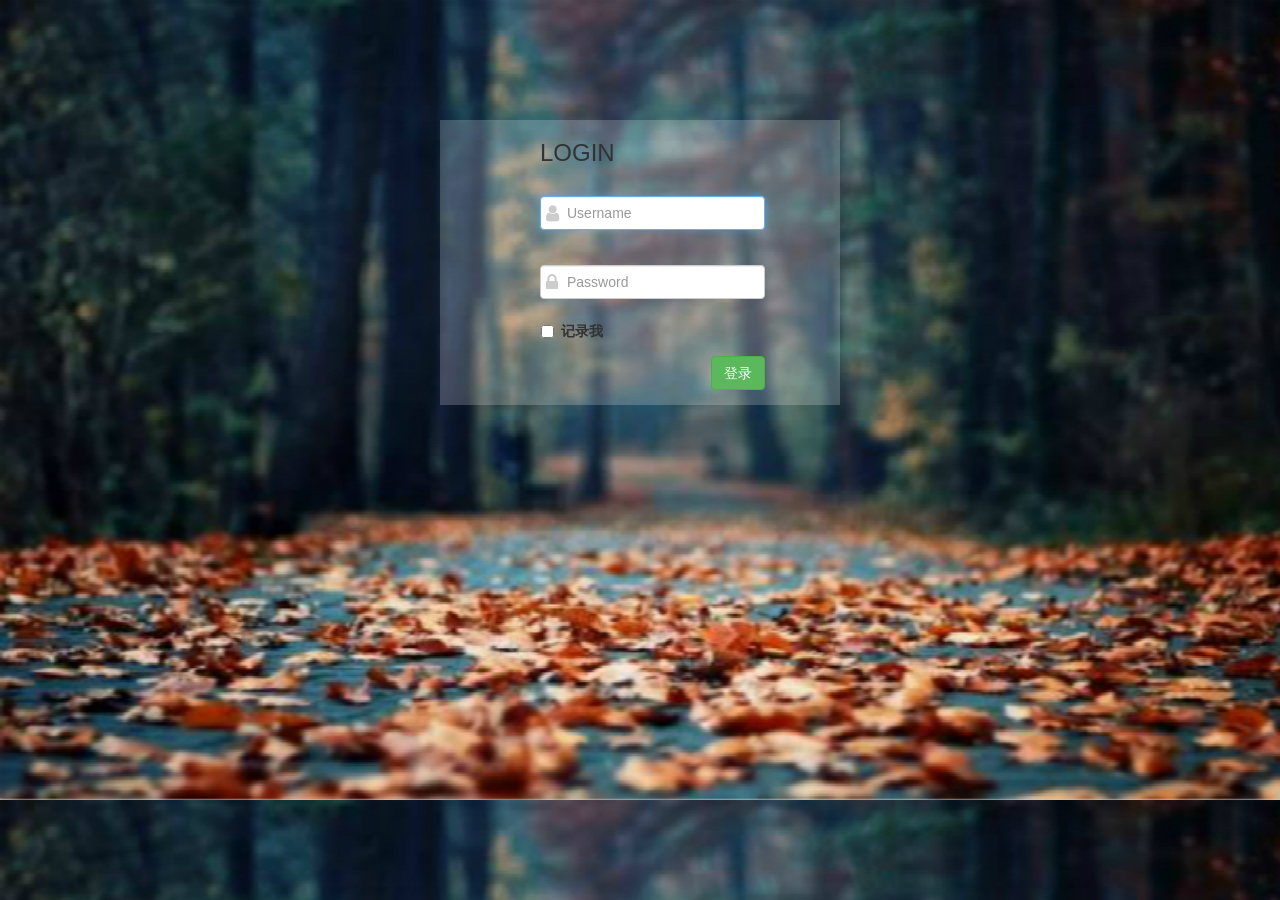
<file: src/main/resources/public/login.html>
<!DOCTYPE html>
<html lang="en">
<head>
    <meta charset="UTF-8">
    <title>login</title>

    <!-- <script src="https://cdn.bootcss.com/jquery/2.2.4/jquery.min.js"></script>
    <link href="https://cdn.bootcss.com/bootstrap/3.3.7/css/bootstrap.min.css" rel="stylesheet">
    <link href="https://cdn.bootcss.com/font-awesome/4.7.0/css/font-awesome.min.css" rel="stylesheet">
    <script src="https://cdn.bootcss.com/bootstrap/3.3.7/js/bootstrap.min.js"></script>
    <link rel="stylesheet" href="css/style.css">-->
    
    <script src="static/jquery/jquery-3.3.1.js" type="text/javascript"></script>
    <link href="static/bootstrap3.3.7/css/bootstrap.min.css" rel="stylesheet">
    <link href="static/font-awesome4.7.0/css/font-awesome.min.css" rel="stylesheet">
    <script src="static/bootstrap3.3.7/js/bootstrap.min.js"></script>
    <script src="static/ajax/marketCore.js"></script>
    <script src="js/login.js"></script>
    <link rel="stylesheet" href="css/style.css">



</head>
<body>
    <div class="container">
        <div class="form row">
            <div class="form-horizontal col-md-offset-3" id="login_form">
                <h3 class="form-title">LOGIN</h3>
                <div class="col-md-9">
                    <div class="form-group">
                        <i class="fa fa-user fa-lg"></i>
                        <input class="form-control required" type="text" placeholder="Username" id="username" name="username" autofocus="autofocus" maxlength="20"/>
                    </div>
                    <div class="form-group">
                            <i class="fa fa-lock fa-lg"></i>
                            <input class="form-control required" type="password" placeholder="Password" id="password" name="password" maxlength="20"/>
                    </div>
                    <div class="form-group">
                        <label class="checkbox">
                            <input type="checkbox" name="remember" value="1"/>记录我
                        </label>
                    </div>
                    <div class="form-group col-md-offset-9">
                        <button type="submit" class="btn btn-success pull-right" name="submit" onclick="login()">登录</button>
                    </div>
                </div>
            </div>
        </div>
    </div>
</body>
</html>
</file>
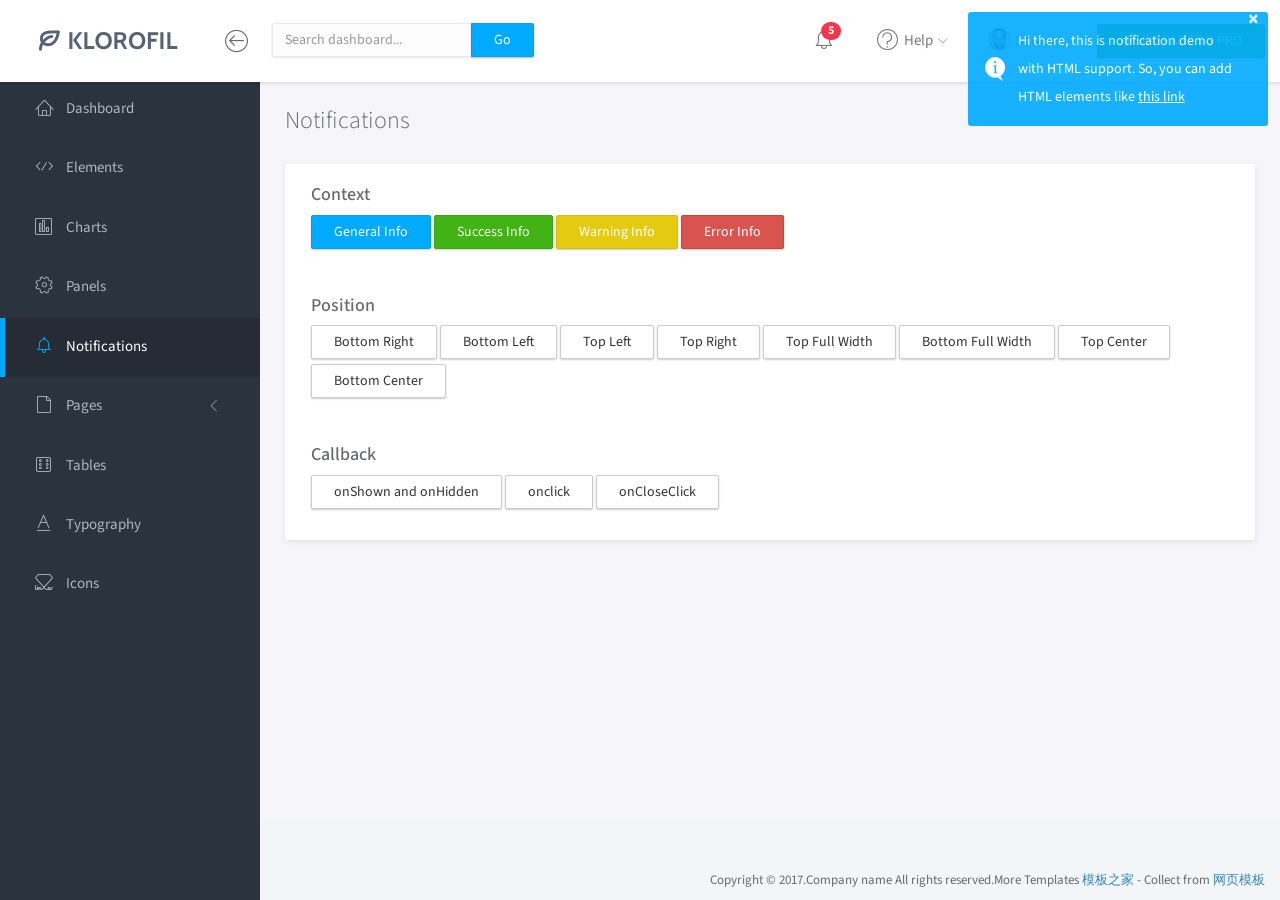
<file: src/main/resources/public/notifications.html>
<!doctype html>
<html lang="en">

<head>
	<title>Notifications</title>
	<meta charset="utf-8">
	<meta http-equiv="X-UA-Compatible" content="IE=edge,chrome=1">
	<meta name="viewport" content="width=device-width, initial-scale=1.0, maximum-scale=1.0, user-scalable=0">
	<!-- VENDOR CSS -->
	<link rel="stylesheet" href="assets/vendor/bootstrap/css/bootstrap.min.css">
	<link rel="stylesheet" href="assets/vendor/font-awesome/css/font-awesome.min.css">
	<link rel="stylesheet" href="assets/vendor/linearicons/style.css">
	<link rel="stylesheet" href="assets/vendor/toastr/toastr.min.css">
	<!-- MAIN CSS -->
	<link rel="stylesheet" href="assets/css/main.css">
	<!-- FOR DEMO PURPOSES ONLY. You should remove this in your project -->
	<link rel="stylesheet" href="assets/css/demo.css">
	<!-- GOOGLE FONTS -->
	<link href="https://fonts.googleapis.com/css?family=Source+Sans+Pro:300,400,600,700" rel="stylesheet">
	<!-- ICONS -->
	<link rel="apple-touch-icon" sizes="76x76" href="assets/img/apple-icon.png">
	<link rel="icon" type="image/png" sizes="96x96" href="assets/img/favicon.png">
</head>

<body>
	<!-- WRAPPER -->
	<div id="wrapper">
		<!-- NAVBAR -->
		<nav class="navbar navbar-default navbar-fixed-top">
			<div class="brand">
				<a href="index.html"><img src="assets/img/logo-dark.png" alt="Klorofil Logo" class="img-responsive logo"></a>
			</div>
			<div class="container-fluid">
				<div class="navbar-btn">
					<button type="button" class="btn-toggle-fullwidth"><i class="lnr lnr-arrow-left-circle"></i></button>
				</div>
				<form class="navbar-form navbar-left">
					<div class="input-group">
						<input type="text" value="" class="form-control" placeholder="Search dashboard...">
						<span class="input-group-btn"><button type="button" class="btn btn-primary">Go</button></span>
					</div>
				</form>
				<div class="navbar-btn navbar-btn-right">
					<a class="btn btn-success update-pro" href="#downloads/klorofil-pro-bootstrap-admin-dashboard-template/?utm_source=klorofil&utm_medium=template&utm_campaign=KlorofilPro" title="Upgrade to Pro" target="_blank"><i class="fa fa-rocket"></i> <span>UPGRADE TO PRO</span></a>
				</div>
				<div id="navbar-menu">
					<ul class="nav navbar-nav navbar-right">
						<li class="dropdown">
							<a href="#" class="dropdown-toggle icon-menu" data-toggle="dropdown">
								<i class="lnr lnr-alarm"></i>
								<span class="badge bg-danger">5</span>
							</a>
							<ul class="dropdown-menu notifications">
								<li><a href="#" class="notification-item"><span class="dot bg-warning"></span>System space is almost full</a></li>
								<li><a href="#" class="notification-item"><span class="dot bg-danger"></span>You have 9 unfinished tasks</a></li>
								<li><a href="#" class="notification-item"><span class="dot bg-success"></span>Monthly report is available</a></li>
								<li><a href="#" class="notification-item"><span class="dot bg-warning"></span>Weekly meeting in 1 hour</a></li>
								<li><a href="#" class="notification-item"><span class="dot bg-success"></span>Your request has been approved</a></li>
								<li><a href="#" class="more">See all notifications</a></li>
							</ul>
						</li>
						<li class="dropdown">
							<a href="#" class="dropdown-toggle" data-toggle="dropdown"><i class="lnr lnr-question-circle"></i> <span>Help</span> <i class="icon-submenu lnr lnr-chevron-down"></i></a>
							<ul class="dropdown-menu">
								<li><a href="#">Basic Use</a></li>
								<li><a href="#">Working With Data</a></li>
								<li><a href="#">Security</a></li>
								<li><a href="#">Troubleshooting</a></li>
							</ul>
						</li>
						<li class="dropdown">
							<a href="#" class="dropdown-toggle" data-toggle="dropdown"><img src="assets/img/user.png" class="img-circle" alt="Avatar"> <span>Samuel</span> <i class="icon-submenu lnr lnr-chevron-down"></i></a>
							<ul class="dropdown-menu">
								<li><a href="#"><i class="lnr lnr-user"></i> <span>My Profile</span></a></li>
								<li><a href="#"><i class="lnr lnr-envelope"></i> <span>Message</span></a></li>
								<li><a href="#"><i class="lnr lnr-cog"></i> <span>Settings</span></a></li>
								<li><a href="#"><i class="lnr lnr-exit"></i> <span>Logout</span></a></li>
							</ul>
						</li>
						<!-- <li>
							<a class="update-pro" href="#downloads/klorofil-pro-bootstrap-admin-dashboard-template/?utm_source=klorofil&utm_medium=template&utm_campaign=KlorofilPro" title="Upgrade to Pro" target="_blank"><i class="fa fa-rocket"></i> <span>UPGRADE TO PRO</span></a>
						</li> -->
					</ul>
				</div>
			</div>
		</nav>
		<!-- END NAVBAR -->
		<!-- LEFT SIDEBAR -->
		<div id="sidebar-nav" class="sidebar">
			<div class="sidebar-scroll">
				<nav>
					<ul class="nav">
						<li><a href="index.html" class=""><i class="lnr lnr-home"></i> <span>Dashboard</span></a></li>
						<li><a href="elements.html" class=""><i class="lnr lnr-code"></i> <span>Elements</span></a></li>
						<li><a href="charts.html" class=""><i class="lnr lnr-chart-bars"></i> <span>Charts</span></a></li>
						<li><a href="panels.html" class=""><i class="lnr lnr-cog"></i> <span>Panels</span></a></li>
						<li><a href="notifications.html" class="active"><i class="lnr lnr-alarm"></i> <span>Notifications</span></a></li>
						<li>
							<a href="#subPages" data-toggle="collapse" class="collapsed"><i class="lnr lnr-file-empty"></i> <span>Pages</span> <i class="icon-submenu lnr lnr-chevron-left"></i></a>
							<div id="subPages" class="collapse ">
								<ul class="nav">
									<li><a href="page-profile.html" class="">Profile</a></li>
									<li><a href="page-login.html" class="">Login</a></li>
									<li><a href="page-lockscreen.html" class="">Lockscreen</a></li>
								</ul>
							</div>
						</li>
						<li><a href="tables.html" class=""><i class="lnr lnr-dice"></i> <span>Tables</span></a></li>
						<li><a href="typography.html" class=""><i class="lnr lnr-text-format"></i> <span>Typography</span></a></li>
						<li><a href="icons.html" class=""><i class="lnr lnr-linearicons"></i> <span>Icons</span></a></li>
					</ul>
				</nav>
			</div>
		</div>
		<!-- END LEFT SIDEBAR -->
		<!-- MAIN -->
		<div class="main">
			<!-- MAIN CONTENT -->
			<div class="main-content">
				<div class="container-fluid">
					<h3 class="page-title">Notifications</h3>
					<div id="toastr-demo" class="panel">
						<div class="panel-body">
							<!-- CONTEXTUAL -->
							<h4>Context</h4>
							<p class="demo-button">
								<button type="button" class="btn btn-primary btn-toastr" data-context="info" data-message="This is general theme info" data-position="top-right">General Info</button>
								<button type="button" class="btn btn-success btn-toastr" data-context="success" data-message="This is success info" data-position="top-right">Success Info</button>
								<button type="button" class="btn btn-warning btn-toastr" data-context="warning" data-message="This is warning info" data-position="top-right">Warning Info</button>
								<button type="button" class="btn btn-danger btn-toastr" data-context="error" data-message="This is error info" data-position="top-right">Error Info</button>
							</p>
							<!-- END CONTEXTUAL -->
							<br>
							<!-- POSITION -->
							<h4>Position</h4>
							<p class="demo-button">
								<button type="button" class="btn btn-default btn-toastr" data-context="info" data-message="Hi, I'm here" data-position="bottom-right">Bottom Right</button>
								<button type="button" class="btn btn-default btn-toastr" data-context="info" data-message="Hi, I'm here" data-position="bottom-left">Bottom Left</button>
								<button type="button" class="btn btn-default btn-toastr" data-context="info" data-message="Hi, I'm here" data-position="top-left">Top Left</button>
								<button type="button" class="btn btn-default btn-toastr" data-context="info" data-message="Hi, I'm here" data-position="top-right">Top Right</button>
								<button type="button" class="btn btn-default btn-toastr" data-context="info" data-message="Hi, I'm here" data-position="top-full-width">Top Full Width</button>
								<button type="button" class="btn btn-default btn-toastr" data-context="info" data-message="Hi, I'm here" data-position="bottom-full-width">Bottom Full Width</button>
								<button type="button" class="btn btn-default btn-toastr" data-context="info" data-message="Hi, I'm here" data-position="top-center">Top Center</button>
								<button type="button" class="btn btn-default btn-toastr" data-context="info" data-message="Hi, I'm here" data-position="bottom-center">Bottom Center</button>
							</p>
							<!-- END POSITION -->
							<br>
							<!-- CALLBACK -->
							<h4>Callback</h4>
							<p class="demo-button">
								<button type="button" class="btn btn-default btn-toastr-callback" id="toastr-callback1" data-context="info" data-message="onShown and onHidden callback demo">onShown and onHidden</button>
								<button type="button" class="btn btn-default btn-toastr-callback" id="toastr-callback2" data-context="info" data-message="Please click me">onclick</button>
								<button type="button" class="btn btn-default btn-toastr-callback" id="toastr-callback3" data-context="info" data-message="Please click close button">onCloseClick</button>
							</p>
							<!-- END CALLBACK -->
						</div>
					</div>
				</div>
			</div>
			<!-- END MAIN CONTENT -->
		</div>
		<!-- END MAIN -->
		<div class="clearfix"></div>
		<footer>
			<div class="container-fluid">
				<p class="copyright">Copyright &copy; 2017.Company name All rights reserved.More Templates <a href="http://www.cssmoban.com/" target="_blank" title="模板之家">模板之家</a> - Collect from <a href="http://www.cssmoban.com/" title="网页模板" target="_blank">网页模板</a></p>
			</div>
		</footer>
	</div>
	<!-- END WRAPPER -->
	<!-- Javascript -->
	<script src="assets/vendor/jquery/jquery.min.js"></script>
	<script src="assets/vendor/bootstrap/js/bootstrap.min.js"></script>
	<script src="assets/vendor/jquery-slimscroll/jquery.slimscroll.min.js"></script>
	<script src="assets/vendor/toastr/toastr.min.js"></script>
	<script src="assets/scripts/klorofil-common.js"></script>
</body>

</html>
</file>
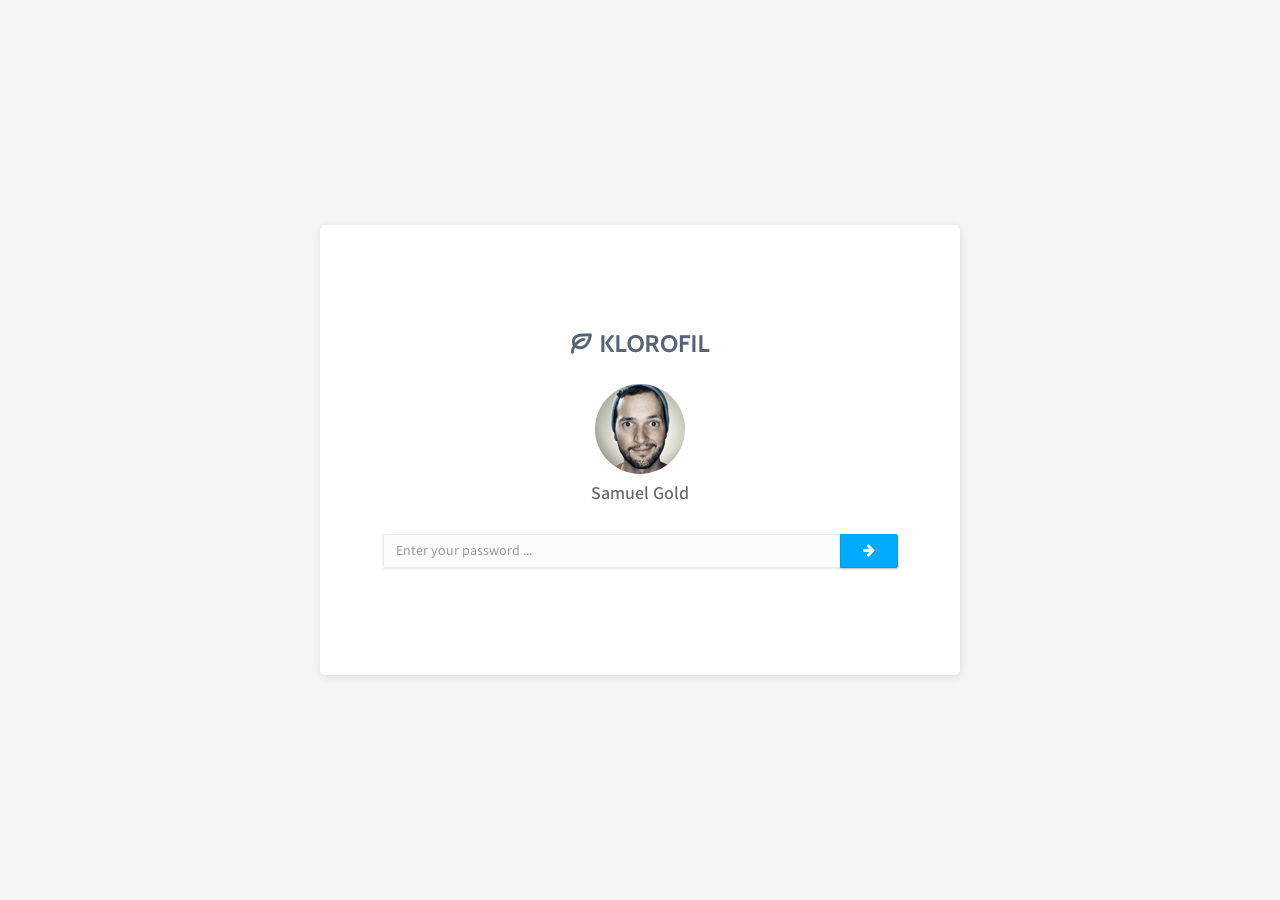
<file: src/main/resources/public/page-lockscreen.html>
<!doctype html>
<html lang="en" class="fullscreen-bg">

<head>
	<title>Lockscreen</title>
	<meta charset="utf-8">
	<meta http-equiv="X-UA-Compatible" content="IE=edge,chrome=1">
	<meta name="viewport" content="width=device-width, initial-scale=1.0, maximum-scale=1.0, user-scalable=0">
	<!-- VENDOR CSS -->
	<link rel="stylesheet" href="assets/vendor/bootstrap/css/bootstrap.min.css">
	<link rel="stylesheet" href="assets/vendor/font-awesome/css/font-awesome.min.css">
	<link rel="stylesheet" href="assets/vendor/linearicons/style.css">
	<!-- MAIN CSS -->
	<link rel="stylesheet" href="assets/css/main.css">
	<!-- FOR DEMO PURPOSES ONLY. You should remove this in your project -->
	<link rel="stylesheet" href="assets/css/demo.css">
	<!-- GOOGLE FONTS -->
	<link href="https://fonts.googleapis.com/css?family=Source+Sans+Pro:300,400,600,700" rel="stylesheet">
	<!-- ICONS -->
	<link rel="apple-touch-icon" sizes="76x76" href="assets/img/apple-icon.png">
	<link rel="icon" type="image/png" sizes="96x96" href="assets/img/favicon.png">
</head>

<body>
	<!-- WRAPPER -->
	<div id="wrapper">
		<div class="vertical-align-wrap">
			<div class="vertical-align-middle">
				<div class="auth-box lockscreen clearfix">
					<div class="content">
						<h1 class="sr-only">Klorofil - Free Bootstrap dashboard</h1>
						<div class="logo text-center"><img src="assets/img/logo-dark.png" alt="Klorofil Logo"></div>
						<div class="user text-center">
							<img src="assets/img/user-medium.png" class="img-circle" alt="Avatar">
							<h2 class="name">Samuel Gold</h2>
						</div>
						<form action="index.html">
							<div class="input-group">
								<input type="password" class="form-control" placeholder="Enter your password ...">
								<span class="input-group-btn"><button type="submit" class="btn btn-primary"><i class="fa fa-arrow-right"></i></button></span>
							</div>
						</form>
					</div>
				</div>
			</div>
		</div>
	</div>
	<!-- END WRAPPER -->
</body>

</html>
</file>
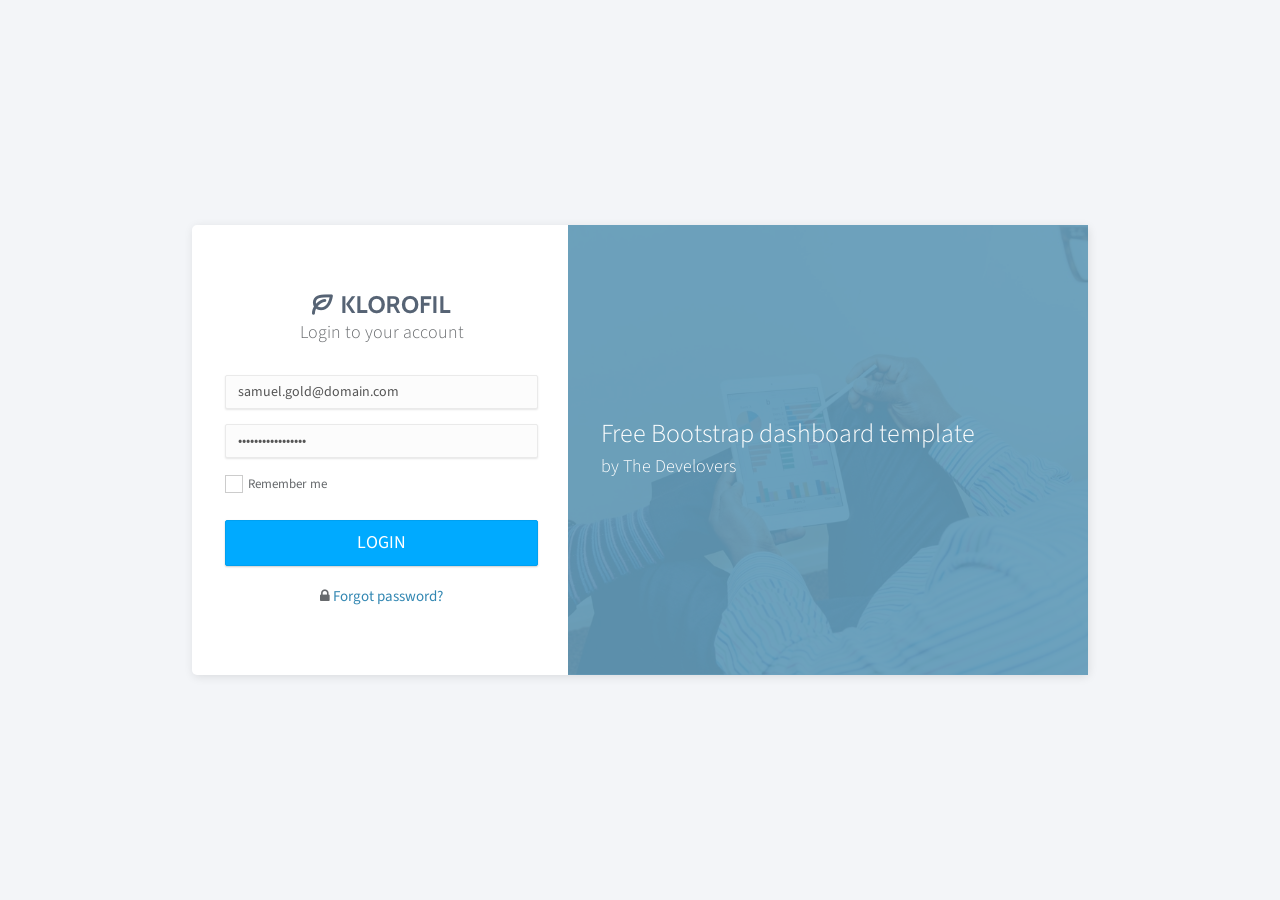
<file: src/main/resources/public/page-login.html>
<!doctype html>
<html lang="en" class="fullscreen-bg">

<head>
	<title>Login</title>
	<meta charset="utf-8">
	<meta http-equiv="X-UA-Compatible" content="IE=edge,chrome=1">
	<meta name="viewport" content="width=device-width, initial-scale=1.0, maximum-scale=1.0, user-scalable=0">
	<!-- VENDOR CSS -->
	<link rel="stylesheet" href="assets/css/bootstrap.min.css">
	<link rel="stylesheet" href="assets/vendor/font-awesome/css/font-awesome.min.css">
	<link rel="stylesheet" href="assets/vendor/linearicons/style.css">
	<!-- MAIN CSS -->
	<link rel="stylesheet" href="assets/css/main.css">
	<!-- FOR DEMO PURPOSES ONLY. You should remove this in your project -->
	<link rel="stylesheet" href="assets/css/demo.css">
	<!-- GOOGLE FONTS -->
	<link href="https://fonts.googleapis.com/css?family=Source+Sans+Pro:300,400,600,700" rel="stylesheet">
	<!-- ICONS -->
	<link rel="apple-touch-icon" sizes="76x76" href="assets/img/apple-icon.png">
	<link rel="icon" type="image/png" sizes="96x96" href="assets/img/favicon.png">
</head>

<body>
	<!-- WRAPPER -->
	<div id="wrapper">
		<div class="vertical-align-wrap">
			<div class="vertical-align-middle">
				<div class="auth-box ">
					<div class="left">
						<div class="content">
							<div class="header">
								<div class="logo text-center"><img src="assets/img/logo-dark.png" alt="Klorofil Logo"></div>
								<p class="lead">Login to your account</p>
							</div>
							<form class="form-auth-small" action="index.php">
								<div class="form-group">
									<label for="signin-email" class="control-label sr-only">Email</label>
									<input type="email" class="form-control" id="signin-email" value="samuel.gold@domain.com" placeholder="Email">
								</div>
								<div class="form-group">
									<label for="signin-password" class="control-label sr-only">Password</label>
									<input type="password" class="form-control" id="signin-password" value="thisisthepassword" placeholder="Password">
								</div>
								<div class="form-group clearfix">
									<label class="fancy-checkbox element-left">
										<input type="checkbox">
										<span>Remember me</span>
									</label>
								</div>
								<button type="submit" class="btn btn-primary btn-lg btn-block">LOGIN</button>
								<div class="bottom">
									<span class="helper-text"><i class="fa fa-lock"></i> <a href="#">Forgot password?</a></span>
								</div>
							</form>
						</div>
					</div>
					<div class="right">
						<div class="overlay"></div>
						<div class="content text">
							<h1 class="heading">Free Bootstrap dashboard template</h1>
							<p>by The Develovers</p>
						</div>
					</div>
					<div class="clearfix"></div>
				</div>
			</div>
		</div>
	</div>
	<!-- END WRAPPER -->
</body>

</html>
</file>
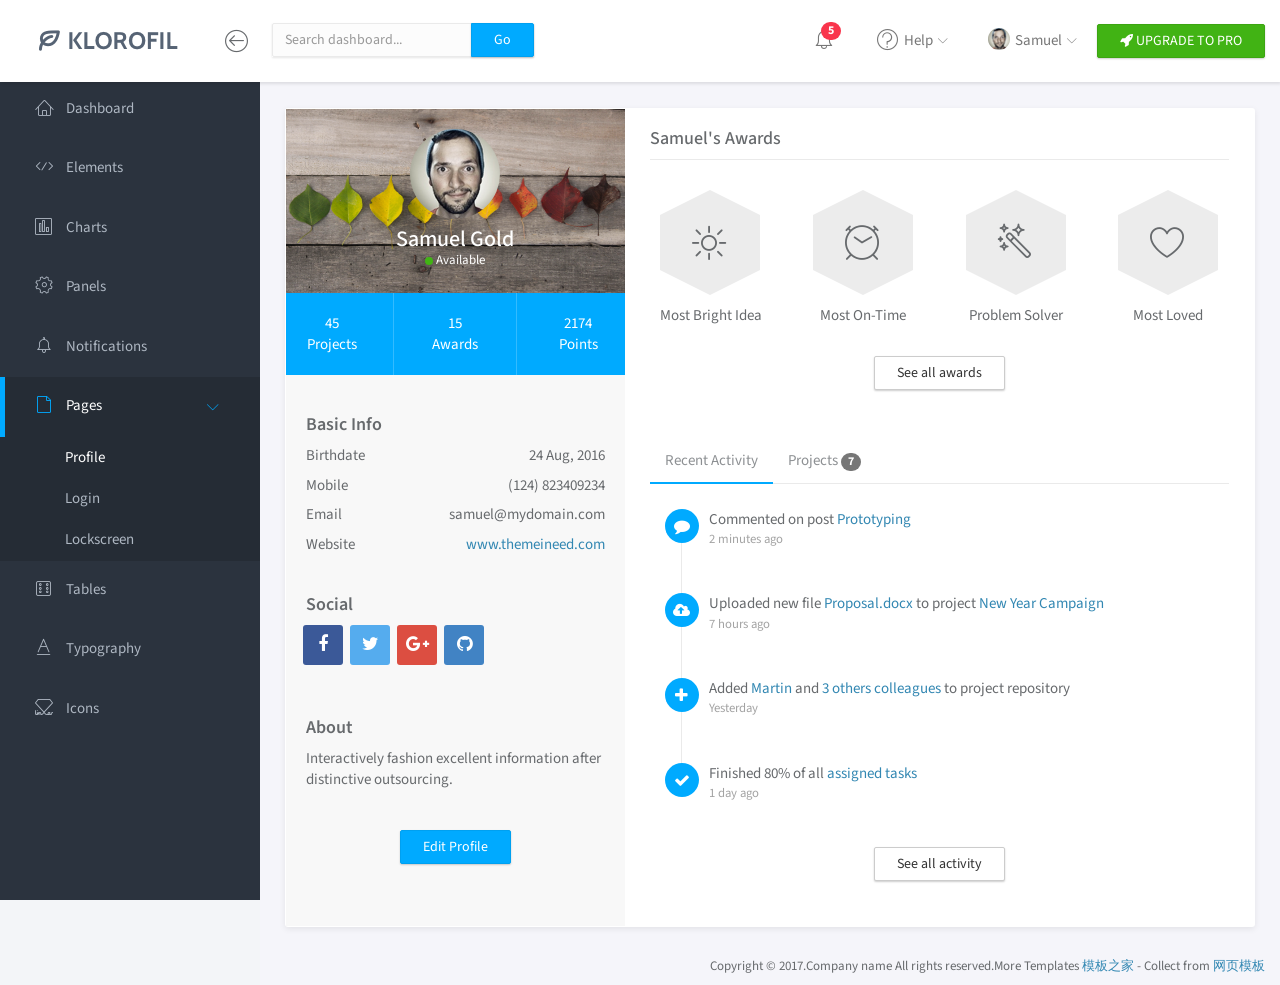
<file: src/main/resources/public/page-profile.html>
<!doctype html>
<html lang="en">

<head>
	<title>Profile</title>
	<meta charset="utf-8">
	<meta http-equiv="X-UA-Compatible" content="IE=edge,chrome=1">
	<meta name="viewport" content="width=device-width, initial-scale=1.0, maximum-scale=1.0, user-scalable=0">
	<!-- VENDOR CSS -->
	<link rel="stylesheet" href="assets/vendor/bootstrap/css/bootstrap.min.css">
	<link rel="stylesheet" href="assets/vendor/font-awesome/css/font-awesome.min.css">
	<link rel="stylesheet" href="assets/vendor/linearicons/style.css">
	<!-- MAIN CSS -->
	<link rel="stylesheet" href="assets/css/main.css">
	<!-- FOR DEMO PURPOSES ONLY. You should remove this in your project -->
	<link rel="stylesheet" href="assets/css/demo.css">
	<!-- GOOGLE FONTS -->
	<link href="https://fonts.googleapis.com/css?family=Source+Sans+Pro:300,400,600,700" rel="stylesheet">
	<!-- ICONS -->
	<link rel="apple-touch-icon" sizes="76x76" href="assets/img/apple-icon.png">
	<link rel="icon" type="image/png" sizes="96x96" href="assets/img/favicon.png">
</head>

<body>
	<!-- WRAPPER -->
	<div id="wrapper">
		<!-- NAVBAR -->
		<nav class="navbar navbar-default navbar-fixed-top">
			<div class="brand">
				<a href="index.html"><img src="assets/img/logo-dark.png" alt="Klorofil Logo" class="img-responsive logo"></a>
			</div>
			<div class="container-fluid">
				<div class="navbar-btn">
					<button type="button" class="btn-toggle-fullwidth"><i class="lnr lnr-arrow-left-circle"></i></button>
				</div>
				<form class="navbar-form navbar-left">
					<div class="input-group">
						<input type="text" value="" class="form-control" placeholder="Search dashboard...">
						<span class="input-group-btn"><button type="button" class="btn btn-primary">Go</button></span>
					</div>
				</form>
				<div class="navbar-btn navbar-btn-right">
					<a class="btn btn-success update-pro" href="#downloads/klorofil-pro-bootstrap-admin-dashboard-template/?utm_source=klorofil&utm_medium=template&utm_campaign=KlorofilPro" title="Upgrade to Pro" target="_blank"><i class="fa fa-rocket"></i> <span>UPGRADE TO PRO</span></a>
				</div>
				<div id="navbar-menu">
					<ul class="nav navbar-nav navbar-right">
						<li class="dropdown">
							<a href="#" class="dropdown-toggle icon-menu" data-toggle="dropdown">
								<i class="lnr lnr-alarm"></i>
								<span class="badge bg-danger">5</span>
							</a>
							<ul class="dropdown-menu notifications">
								<li><a href="#" class="notification-item"><span class="dot bg-warning"></span>System space is almost full</a></li>
								<li><a href="#" class="notification-item"><span class="dot bg-danger"></span>You have 9 unfinished tasks</a></li>
								<li><a href="#" class="notification-item"><span class="dot bg-success"></span>Monthly report is available</a></li>
								<li><a href="#" class="notification-item"><span class="dot bg-warning"></span>Weekly meeting in 1 hour</a></li>
								<li><a href="#" class="notification-item"><span class="dot bg-success"></span>Your request has been approved</a></li>
								<li><a href="#" class="more">See all notifications</a></li>
							</ul>
						</li>
						<li class="dropdown">
							<a href="#" class="dropdown-toggle" data-toggle="dropdown"><i class="lnr lnr-question-circle"></i> <span>Help</span> <i class="icon-submenu lnr lnr-chevron-down"></i></a>
							<ul class="dropdown-menu">
								<li><a href="#">Basic Use</a></li>
								<li><a href="#">Working With Data</a></li>
								<li><a href="#">Security</a></li>
								<li><a href="#">Troubleshooting</a></li>
							</ul>
						</li>
						<li class="dropdown">
							<a href="#" class="dropdown-toggle" data-toggle="dropdown"><img src="assets/img/user.png" class="img-circle" alt="Avatar"> <span>Samuel</span> <i class="icon-submenu lnr lnr-chevron-down"></i></a>
							<ul class="dropdown-menu">
								<li><a href="#"><i class="lnr lnr-user"></i> <span>My Profile</span></a></li>
								<li><a href="#"><i class="lnr lnr-envelope"></i> <span>Message</span></a></li>
								<li><a href="#"><i class="lnr lnr-cog"></i> <span>Settings</span></a></li>
								<li><a href="#"><i class="lnr lnr-exit"></i> <span>Logout</span></a></li>
							</ul>
						</li>
						<!-- <li>
							<a class="update-pro" href="#downloads/klorofil-pro-bootstrap-admin-dashboard-template/?utm_source=klorofil&utm_medium=template&utm_campaign=KlorofilPro" title="Upgrade to Pro" target="_blank"><i class="fa fa-rocket"></i> <span>UPGRADE TO PRO</span></a>
						</li> -->
					</ul>
				</div>
			</div>
		</nav>
		<!-- END NAVBAR -->
		<!-- LEFT SIDEBAR -->
		<div id="sidebar-nav" class="sidebar">
			<div class="sidebar-scroll">
				<nav>
					<ul class="nav">
						<li><a href="index.html" class=""><i class="lnr lnr-home"></i> <span>Dashboard</span></a></li>
						<li><a href="elements.html" class=""><i class="lnr lnr-code"></i> <span>Elements</span></a></li>
						<li><a href="charts.html" class=""><i class="lnr lnr-chart-bars"></i> <span>Charts</span></a></li>
						<li><a href="panels.html" class=""><i class="lnr lnr-cog"></i> <span>Panels</span></a></li>
						<li><a href="notifications.html" class=""><i class="lnr lnr-alarm"></i> <span>Notifications</span></a></li>
						<li>
							<a href="#subPages" data-toggle="collapse" class="active"><i class="lnr lnr-file-empty"></i> <span>Pages</span> <i class="icon-submenu lnr lnr-chevron-left"></i></a>
							<div id="subPages" class="collapse in">
								<ul class="nav">
									<li><a href="page-profile.html" class="active">Profile</a></li>
									<li><a href="page-login.html" class="">Login</a></li>
									<li><a href="page-lockscreen.html" class="">Lockscreen</a></li>
								</ul>
							</div>
						</li>
						<li><a href="tables.html" class=""><i class="lnr lnr-dice"></i> <span>Tables</span></a></li>
						<li><a href="typography.html" class=""><i class="lnr lnr-text-format"></i> <span>Typography</span></a></li>
						<li><a href="icons.html" class=""><i class="lnr lnr-linearicons"></i> <span>Icons</span></a></li>
					</ul>
				</nav>
			</div>
		</div>
		<!-- END LEFT SIDEBAR -->
		<!-- MAIN -->
		<div class="main">
			<!-- MAIN CONTENT -->
			<div class="main-content">
				<div class="container-fluid">
					<div class="panel panel-profile">
						<div class="clearfix">
							<!-- LEFT COLUMN -->
							<div class="profile-left">
								<!-- PROFILE HEADER -->
								<div class="profile-header">
									<div class="overlay"></div>
									<div class="profile-main">
										<img src="assets/img/user-medium.png" class="img-circle" alt="Avatar">
										<h3 class="name">Samuel Gold</h3>
										<span class="online-status status-available">Available</span>
									</div>
									<div class="profile-stat">
										<div class="row">
											<div class="col-md-4 stat-item">
												45 <span>Projects</span>
											</div>
											<div class="col-md-4 stat-item">
												15 <span>Awards</span>
											</div>
											<div class="col-md-4 stat-item">
												2174 <span>Points</span>
											</div>
										</div>
									</div>
								</div>
								<!-- END PROFILE HEADER -->
								<!-- PROFILE DETAIL -->
								<div class="profile-detail">
									<div class="profile-info">
										<h4 class="heading">Basic Info</h4>
										<ul class="list-unstyled list-justify">
											<li>Birthdate <span>24 Aug, 2016</span></li>
											<li>Mobile <span>(124) 823409234</span></li>
											<li>Email <span>samuel@mydomain.com</span></li>
											<li>Website <span><a href="#">www.themeineed.com</a></span></li>
										</ul>
									</div>
									<div class="profile-info">
										<h4 class="heading">Social</h4>
										<ul class="list-inline social-icons">
											<li><a href="#" class="facebook-bg"><i class="fa fa-facebook"></i></a></li>
											<li><a href="#" class="twitter-bg"><i class="fa fa-twitter"></i></a></li>
											<li><a href="#" class="google-plus-bg"><i class="fa fa-google-plus"></i></a></li>
											<li><a href="#" class="github-bg"><i class="fa fa-github"></i></a></li>
										</ul>
									</div>
									<div class="profile-info">
										<h4 class="heading">About</h4>
										<p>Interactively fashion excellent information after distinctive outsourcing.</p>
									</div>
									<div class="text-center"><a href="#" class="btn btn-primary">Edit Profile</a></div>
								</div>
								<!-- END PROFILE DETAIL -->
							</div>
							<!-- END LEFT COLUMN -->
							<!-- RIGHT COLUMN -->
							<div class="profile-right">
								<h4 class="heading">Samuel's Awards</h4>
								<!-- AWARDS -->
								<div class="awards">
									<div class="row">
										<div class="col-md-3 col-sm-6">
											<div class="award-item">
												<div class="hexagon">
													<span class="lnr lnr-sun award-icon"></span>
												</div>
												<span>Most Bright Idea</span>
											</div>
										</div>
										<div class="col-md-3 col-sm-6">
											<div class="award-item">
												<div class="hexagon">
													<span class="lnr lnr-clock award-icon"></span>
												</div>
												<span>Most On-Time</span>
											</div>
										</div>
										<div class="col-md-3 col-sm-6">
											<div class="award-item">
												<div class="hexagon">
													<span class="lnr lnr-magic-wand award-icon"></span>
												</div>
												<span>Problem Solver</span>
											</div>
										</div>
										<div class="col-md-3 col-sm-6">
											<div class="award-item">
												<div class="hexagon">
													<span class="lnr lnr-heart award-icon"></span>
												</div>
												<span>Most Loved</span>
											</div>
										</div>
									</div>
									<div class="text-center"><a href="#" class="btn btn-default">See all awards</a></div>
								</div>
								<!-- END AWARDS -->
								<!-- TABBED CONTENT -->
								<div class="custom-tabs-line tabs-line-bottom left-aligned">
									<ul class="nav" role="tablist">
										<li class="active"><a href="#tab-bottom-left1" role="tab" data-toggle="tab">Recent Activity</a></li>
										<li><a href="#tab-bottom-left2" role="tab" data-toggle="tab">Projects <span class="badge">7</span></a></li>
									</ul>
								</div>
								<div class="tab-content">
									<div class="tab-pane fade in active" id="tab-bottom-left1">
										<ul class="list-unstyled activity-timeline">
											<li>
												<i class="fa fa-comment activity-icon"></i>
												<p>Commented on post <a href="#">Prototyping</a> <span class="timestamp">2 minutes ago</span></p>
											</li>
											<li>
												<i class="fa fa-cloud-upload activity-icon"></i>
												<p>Uploaded new file <a href="#">Proposal.docx</a> to project <a href="#">New Year Campaign</a> <span class="timestamp">7 hours ago</span></p>
											</li>
											<li>
												<i class="fa fa-plus activity-icon"></i>
												<p>Added <a href="#">Martin</a> and <a href="#">3 others colleagues</a> to project repository <span class="timestamp">Yesterday</span></p>
											</li>
											<li>
												<i class="fa fa-check activity-icon"></i>
												<p>Finished 80% of all <a href="#">assigned tasks</a> <span class="timestamp">1 day ago</span></p>
											</li>
										</ul>
										<div class="margin-top-30 text-center"><a href="#" class="btn btn-default">See all activity</a></div>
									</div>
									<div class="tab-pane fade" id="tab-bottom-left2">
										<div class="table-responsive">
											<table class="table project-table">
												<thead>
													<tr>
														<th>Title</th>
														<th>Progress</th>
														<th>Leader</th>
														<th>Status</th>
													</tr>
												</thead>
												<tbody>
													<tr>
														<td><a href="#">Spot Media</a></td>
														<td>
															<div class="progress">
																<div class="progress-bar" role="progressbar" aria-valuenow="60" aria-valuemin="0" aria-valuemax="100" style="width: 60%;">
																	<span>60% Complete</span>
																</div>
															</div>
														</td>
														<td><img src="assets/img/user2.png" alt="Avatar" class="avatar img-circle"> <a href="#">Michael</a></td>
														<td><span class="label label-success">ACTIVE</span></td>
													</tr>
													<tr>
														<td><a href="#">E-Commerce Site</a></td>
														<td>
															<div class="progress">
																<div class="progress-bar" role="progressbar" aria-valuenow="33" aria-valuemin="0" aria-valuemax="100" style="width: 33%;">
																	<span>33% Complete</span>
																</div>
															</div>
														</td>
														<td><img src="assets/img/user1.png" alt="Avatar" class="avatar img-circle"> <a href="#">Antonius</a></td>
														<td><span class="label label-warning">PENDING</span></td>
													</tr>
													<tr>
														<td><a href="#">Project 123GO</a></td>
														<td>
															<div class="progress">
																<div class="progress-bar" role="progressbar" aria-valuenow="68" aria-valuemin="0" aria-valuemax="100" style="width: 68%;">
																	<span>68% Complete</span>
																</div>
															</div>
														</td>
														<td><img src="assets/img/user1.png" alt="Avatar" class="avatar img-circle"> <a href="#">Antonius</a></td>
														<td><span class="label label-success">ACTIVE</span></td>
													</tr>
													<tr>
														<td><a href="#">Wordpress Theme</a></td>
														<td>
															<div class="progress">
																<div class="progress-bar" role="progressbar" aria-valuenow="75" aria-valuemin="0" aria-valuemax="100" style="width: 75%;">
																	<span>75%</span>
																</div>
															</div>
														</td>
														<td><img src="assets/img/user2.png" alt="Avatar" class="avatar img-circle"> <a href="#">Michael</a></td>
														<td><span class="label label-success">ACTIVE</span></td>
													</tr>
													<tr>
														<td><a href="#">Project 123GO</a></td>
														<td>
															<div class="progress">
																<div class="progress-bar progress-bar-success" role="progressbar" aria-valuenow="100" aria-valuemin="0" aria-valuemax="100" style="width: 100%;">
																	<span>100%</span>
																</div>
															</div>
														</td>
														<td><img src="assets/img/user1.png" alt="Avatar" class="avatar img-circle" /> <a href="#">Antonius</a></td>
														<td><span class="label label-default">CLOSED</span></td>
													</tr>
													<tr>
														<td><a href="#">Redesign Landing Page</a></td>
														<td>
															<div class="progress">
																<div class="progress-bar progress-bar-success" role="progressbar" aria-valuenow="100" aria-valuemin="0" aria-valuemax="100" style="width: 100%;">
																	<span>100%</span>
																</div>
															</div>
														</td>
														<td><img src="assets/img/user5.png" alt="Avatar" class="avatar img-circle" /> <a href="#">Jason</a></td>
														<td><span class="label label-default">CLOSED</span></td>
													</tr>
												</tbody>
											</table>
										</div>
									</div>
								</div>
								<!-- END TABBED CONTENT -->
							</div>
							<!-- END RIGHT COLUMN -->
						</div>
					</div>
				</div>
			</div>
			<!-- END MAIN CONTENT -->
		</div>
		<!-- END MAIN -->
		<div class="clearfix"></div>
		<footer>
			<div class="container-fluid">
				<p class="copyright">Copyright &copy; 2017.Company name All rights reserved.More Templates <a href="http://www.cssmoban.com/" target="_blank" title="模板之家">模板之家</a> - Collect from <a href="http://www.cssmoban.com/" title="网页模板" target="_blank">网页模板</a></p>
			</div>
		</footer>
	</div>
	<!-- END WRAPPER -->
	<!-- Javascript -->
	<script src="assets/vendor/jquery/jquery.min.js"></script>
	<script src="assets/vendor/bootstrap/js/bootstrap.min.js"></script>
	<script src="assets/vendor/jquery-slimscroll/jquery.slimscroll.min.js"></script>
	<script src="assets/scripts/klorofil-common.js"></script>
</body>

</html>
</file>
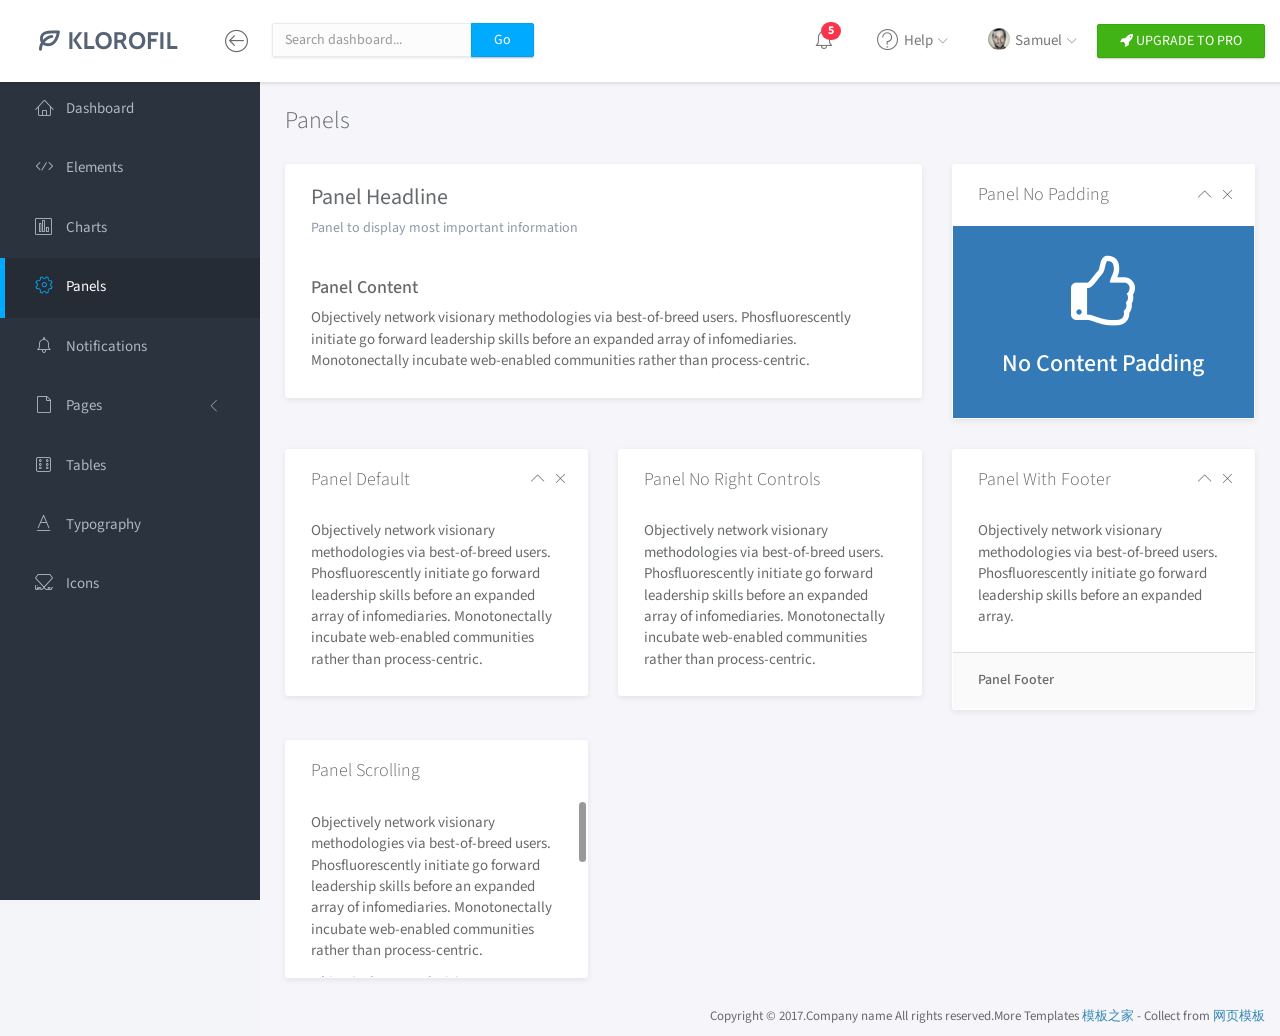
<file: src/main/resources/public/panels.html>
<!doctype html>
<html lang="en">

<head>
	<title>Panels</title>
	<meta charset="utf-8">
	<meta http-equiv="X-UA-Compatible" content="IE=edge,chrome=1">
	<meta name="viewport" content="width=device-width, initial-scale=1.0, maximum-scale=1.0, user-scalable=0">
	<!-- VENDOR CSS -->
	<link rel="stylesheet" href="assets/vendor/bootstrap/css/bootstrap.min.css">
	<link rel="stylesheet" href="assets/vendor/font-awesome/css/font-awesome.min.css">
	<link rel="stylesheet" href="assets/vendor/linearicons/style.css">
	<!-- MAIN CSS -->
	<link rel="stylesheet" href="assets/css/main.css">
	<!-- FOR DEMO PURPOSES ONLY. You should remove this in your project -->
	<link rel="stylesheet" href="assets/css/demo.css">
	<!-- GOOGLE FONTS -->
	<link href="https://fonts.googleapis.com/css?family=Source+Sans+Pro:300,400,600,700" rel="stylesheet">
	<!-- ICONS -->
	<link rel="apple-touch-icon" sizes="76x76" href="assets/img/apple-icon.png">
	<link rel="icon" type="image/png" sizes="96x96" href="assets/img/favicon.png">
</head>

<body>
	<!-- WRAPPER -->
	<div id="wrapper">
		<!-- NAVBAR -->
		<nav class="navbar navbar-default navbar-fixed-top">
			<div class="brand">
				<a href="index.html"><img src="assets/img/logo-dark.png" alt="Klorofil Logo" class="img-responsive logo"></a>
			</div>
			<div class="container-fluid">
				<div class="navbar-btn">
					<button type="button" class="btn-toggle-fullwidth"><i class="lnr lnr-arrow-left-circle"></i></button>
				</div>
				<form class="navbar-form navbar-left">
					<div class="input-group">
						<input type="text" value="" class="form-control" placeholder="Search dashboard...">
						<span class="input-group-btn"><button type="button" class="btn btn-primary">Go</button></span>
					</div>
				</form>
				<div class="navbar-btn navbar-btn-right">
					<a class="btn btn-success update-pro" href="#downloads/klorofil-pro-bootstrap-admin-dashboard-template/?utm_source=klorofil&utm_medium=template&utm_campaign=KlorofilPro" title="Upgrade to Pro" target="_blank"><i class="fa fa-rocket"></i> <span>UPGRADE TO PRO</span></a>
				</div>
				<div id="navbar-menu">
					<ul class="nav navbar-nav navbar-right">
						<li class="dropdown">
							<a href="#" class="dropdown-toggle icon-menu" data-toggle="dropdown">
								<i class="lnr lnr-alarm"></i>
								<span class="badge bg-danger">5</span>
							</a>
							<ul class="dropdown-menu notifications">
								<li><a href="#" class="notification-item"><span class="dot bg-warning"></span>System space is almost full</a></li>
								<li><a href="#" class="notification-item"><span class="dot bg-danger"></span>You have 9 unfinished tasks</a></li>
								<li><a href="#" class="notification-item"><span class="dot bg-success"></span>Monthly report is available</a></li>
								<li><a href="#" class="notification-item"><span class="dot bg-warning"></span>Weekly meeting in 1 hour</a></li>
								<li><a href="#" class="notification-item"><span class="dot bg-success"></span>Your request has been approved</a></li>
								<li><a href="#" class="more">See all notifications</a></li>
							</ul>
						</li>
						<li class="dropdown">
							<a href="#" class="dropdown-toggle" data-toggle="dropdown"><i class="lnr lnr-question-circle"></i> <span>Help</span> <i class="icon-submenu lnr lnr-chevron-down"></i></a>
							<ul class="dropdown-menu">
								<li><a href="#">Basic Use</a></li>
								<li><a href="#">Working With Data</a></li>
								<li><a href="#">Security</a></li>
								<li><a href="#">Troubleshooting</a></li>
							</ul>
						</li>
						<li class="dropdown">
							<a href="#" class="dropdown-toggle" data-toggle="dropdown"><img src="assets/img/user.png" class="img-circle" alt="Avatar"> <span>Samuel</span> <i class="icon-submenu lnr lnr-chevron-down"></i></a>
							<ul class="dropdown-menu">
								<li><a href="#"><i class="lnr lnr-user"></i> <span>My Profile</span></a></li>
								<li><a href="#"><i class="lnr lnr-envelope"></i> <span>Message</span></a></li>
								<li><a href="#"><i class="lnr lnr-cog"></i> <span>Settings</span></a></li>
								<li><a href="#"><i class="lnr lnr-exit"></i> <span>Logout</span></a></li>
							</ul>
						</li>
						<!-- <li>
							<a class="update-pro" href="#downloads/klorofil-pro-bootstrap-admin-dashboard-template/?utm_source=klorofil&utm_medium=template&utm_campaign=KlorofilPro" title="Upgrade to Pro" target="_blank"><i class="fa fa-rocket"></i> <span>UPGRADE TO PRO</span></a>
						</li> -->
					</ul>
				</div>
			</div>
		</nav>
		<!-- END NAVBAR -->
		<!-- LEFT SIDEBAR -->
		<div id="sidebar-nav" class="sidebar">
			<div class="sidebar-scroll">
				<nav>
					<ul class="nav">
						<li><a href="index.html" class=""><i class="lnr lnr-home"></i> <span>Dashboard</span></a></li>
						<li><a href="elements.html" class=""><i class="lnr lnr-code"></i> <span>Elements</span></a></li>
						<li><a href="charts.html" class=""><i class="lnr lnr-chart-bars"></i> <span>Charts</span></a></li>
						<li><a href="panels.html" class="active"><i class="lnr lnr-cog"></i> <span>Panels</span></a></li>
						<li><a href="notifications.html" class=""><i class="lnr lnr-alarm"></i> <span>Notifications</span></a></li>
						<li>
							<a href="#subPages" data-toggle="collapse" class="collapsed"><i class="lnr lnr-file-empty"></i> <span>Pages</span> <i class="icon-submenu lnr lnr-chevron-left"></i></a>
							<div id="subPages" class="collapse ">
								<ul class="nav">
									<li><a href="page-profile.html" class="">Profile</a></li>
									<li><a href="page-login.html" class="">Login</a></li>
									<li><a href="page-lockscreen.html" class="">Lockscreen</a></li>
								</ul>
							</div>
						</li>
						<li><a href="tables.html" class=""><i class="lnr lnr-dice"></i> <span>Tables</span></a></li>
						<li><a href="typography.html" class=""><i class="lnr lnr-text-format"></i> <span>Typography</span></a></li>
						<li><a href="icons.html" class=""><i class="lnr lnr-linearicons"></i> <span>Icons</span></a></li>
					</ul>
				</nav>
			</div>
		</div>
		<!-- END LEFT SIDEBAR -->
		<!-- MAIN -->
		<div class="main">
			<!-- MAIN CONTENT -->
			<div class="main-content">
				<div class="container-fluid">
					<h3 class="page-title">Panels</h3>
					<div class="row">
						<div class="col-md-8">
							<!-- PANEL HEADLINE -->
							<div class="panel panel-headline">
								<div class="panel-heading">
									<h3 class="panel-title">Panel Headline</h3>
									<p class="panel-subtitle">Panel to display most important information</p>
								</div>
								<div class="panel-body">
									<h4>Panel Content</h4>
									<p>Objectively network visionary methodologies via best-of-breed users. Phosfluorescently initiate go forward leadership skills before an expanded array of infomediaries. Monotonectally incubate web-enabled communities rather than process-centric.</p>
								</div>
							</div>
							<!-- END PANEL HEADLINE -->
						</div>
						<div class="col-md-4">
							<!-- PANEL NO PADDING -->
							<div class="panel">
								<div class="panel-heading">
									<h3 class="panel-title">Panel No Padding</h3>
									<div class="right">
										<button type="button" class="btn-toggle-collapse"><i class="lnr lnr-chevron-up"></i></button>
										<button type="button" class="btn-remove"><i class="lnr lnr-cross"></i></button>
									</div>
								</div>
								<div class="panel-body no-padding bg-primary text-center">
									<div class="padding-top-30 padding-bottom-30">
										<i class="fa fa-thumbs-o-up fa-5x"></i>
										<h3>No Content Padding</h3>
									</div>
								</div>
							</div>
							<!-- END PANEL NO PADDING -->
						</div>
					</div>
					<div class="row">
						<div class="col-md-4">
							<!-- PANEL DEFAULT -->
							<div class="panel">
								<div class="panel-heading">
									<h3 class="panel-title">Panel Default</h3>
									<div class="right">
										<button type="button" class="btn-toggle-collapse"><i class="lnr lnr-chevron-up"></i></button>
										<button type="button" class="btn-remove"><i class="lnr lnr-cross"></i></button>
									</div>
								</div>
								<div class="panel-body">
									<p>Objectively network visionary methodologies via best-of-breed users. Phosfluorescently initiate go forward leadership skills before an expanded array of infomediaries. Monotonectally incubate web-enabled communities rather than process-centric.</p>
								</div>
							</div>
							<!-- END PANEL DEFAULT -->
						</div>
						<div class="col-md-4">
							<!-- PANEL NO CONTROLS -->
							<div class="panel">
								<div class="panel-heading">
									<h3 class="panel-title">Panel No Right Controls</h3>
								</div>
								<div class="panel-body">
									<p>Objectively network visionary methodologies via best-of-breed users. Phosfluorescently initiate go forward leadership skills before an expanded array of infomediaries. Monotonectally incubate web-enabled communities rather than process-centric.</p>
								</div>
							</div>
							<!-- END PANEL NO CONTROLS -->
						</div>
						<div class="col-md-4">
							<!-- PANEL WITH FOOTER -->
							<div class="panel">
								<div class="panel-heading">
									<h3 class="panel-title">Panel With Footer</h3>
									<div class="right">
										<button type="button" class="btn-toggle-collapse"><i class="lnr lnr-chevron-up"></i></button>
										<button type="button" class="btn-remove"><i class="lnr lnr-cross"></i></button>
									</div>
								</div>
								<div class="panel-body">
									<p>Objectively network visionary methodologies via best-of-breed users. Phosfluorescently initiate go forward leadership skills before an expanded array.</p>
								</div>
								<div class="panel-footer">
									<h5>Panel Footer</h5>
								</div>
							</div>
							<!-- END PANEL WITH FOOTER -->
						</div>
					</div>
					<div class="row">
						<div class="col-md-4">
							<!-- PANEL SCROLLING -->
							<div id="panel-scrolling-demo" class="panel">
								<div class="panel-heading">
									<h3 class="panel-title">Panel Scrolling</h3>
								</div>
								<div class="panel-body">
									<p>Objectively network visionary methodologies via best-of-breed users. Phosfluorescently initiate go forward leadership skills before an expanded array of infomediaries. Monotonectally incubate web-enabled communities rather than process-centric.</p>
									<p>Objectively network visionary methodologies via best-of-breed users. Phosfluorescently initiate go forward leadership skills before an expanded array of infomediaries. Monotonectally incubate web-enabled communities rather than process-centric.</p>
									<p>Objectively network visionary methodologies via best-of-breed users. Phosfluorescently initiate go forward leadership skills before an expanded array of infomediaries. Monotonectally incubate web-enabled communities rather than process-centric.</p>
								</div>
							</div>
							<!-- END PANEL SCROLLING -->
						</div>
					</div>
				</div>
			</div>
			<!-- END MAIN CONTENT -->
		</div>
		<!-- END MAIN -->
		<div class="clearfix"></div>
		<footer>
			<div class="container-fluid">
				<p class="copyright">Copyright &copy; 2017.Company name All rights reserved.More Templates <a href="http://www.cssmoban.com/" target="_blank" title="模板之家">模板之家</a> - Collect from <a href="http://www.cssmoban.com/" title="网页模板" target="_blank">网页模板</a></p>
			</div>
		</footer>
	</div>
	<!-- END WRAPPER -->
	<!-- Javascript -->
	<script src="assets/vendor/jquery/jquery.min.js"></script>
	<script src="assets/vendor/bootstrap/js/bootstrap.min.js"></script>
	<script src="assets/vendor/jquery-slimscroll/jquery.slimscroll.min.js"></script>
	<script src="assets/scripts/klorofil-common.js"></script>
</body>

</html>
</file>
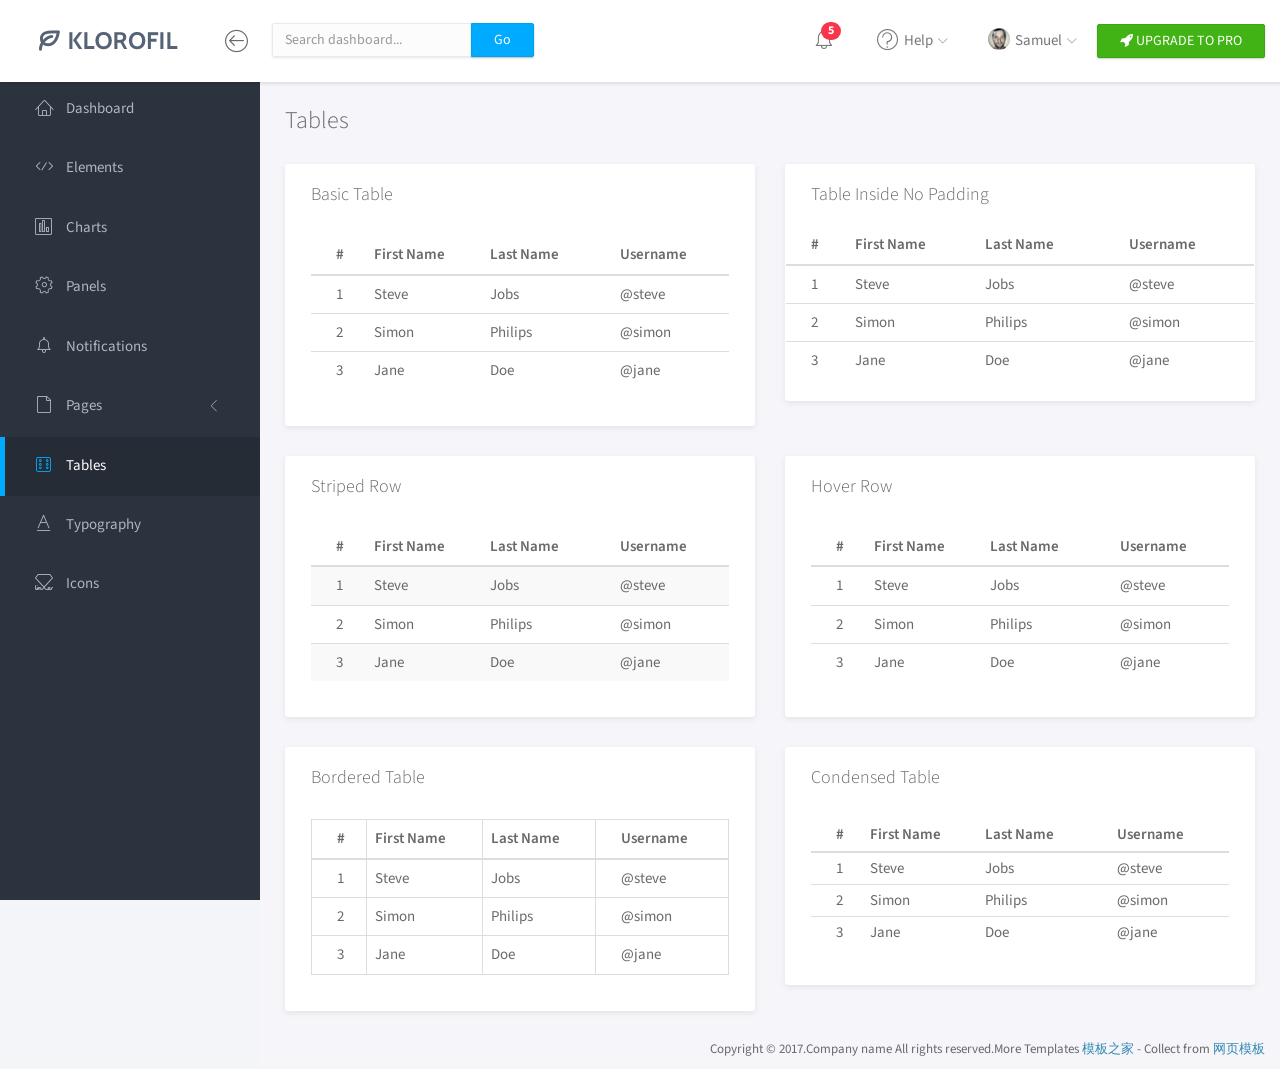
<file: src/main/resources/public/tables.html>
<!doctype html>
<html lang="en">

<head>
	<title>Tables</title>
	<meta charset="utf-8">
	<meta http-equiv="X-UA-Compatible" content="IE=edge,chrome=1">
	<meta name="viewport" content="width=device-width, initial-scale=1.0, maximum-scale=1.0, user-scalable=0">
	<!-- VENDOR CSS -->
	<link rel="stylesheet" href="assets/vendor/bootstrap/css/bootstrap.min.css">
	<link rel="stylesheet" href="assets/vendor/font-awesome/css/font-awesome.min.css">
	<link rel="stylesheet" href="assets/vendor/linearicons/style.css">
	<!-- MAIN CSS -->
	<link rel="stylesheet" href="assets/css/main.css">
	<!-- FOR DEMO PURPOSES ONLY. You should remove this in your project -->
	<link rel="stylesheet" href="assets/css/demo.css">
	<!-- GOOGLE FONTS -->
	<link href="https://fonts.googleapis.com/css?family=Source+Sans+Pro:300,400,600,700" rel="stylesheet">
	<!-- ICONS -->
	<link rel="apple-touch-icon" sizes="76x76" href="assets/img/apple-icon.png">
	<link rel="icon" type="image/png" sizes="96x96" href="assets/img/favicon.png">
</head>

<body>
	<!-- WRAPPER -->
	<div id="wrapper">
		<!-- NAVBAR -->
		<nav class="navbar navbar-default navbar-fixed-top">
			<div class="brand">
				<a href="index.html"><img src="assets/img/logo-dark.png" alt="Klorofil Logo" class="img-responsive logo"></a>
			</div>
			<div class="container-fluid">
				<div class="navbar-btn">
					<button type="button" class="btn-toggle-fullwidth"><i class="lnr lnr-arrow-left-circle"></i></button>
				</div>
				<form class="navbar-form navbar-left">
					<div class="input-group">
						<input type="text" value="" class="form-control" placeholder="Search dashboard...">
						<span class="input-group-btn"><button type="button" class="btn btn-primary">Go</button></span>
					</div>
				</form>
				<div class="navbar-btn navbar-btn-right">
					<a class="btn btn-success update-pro" href="#downloads/klorofil-pro-bootstrap-admin-dashboard-template/?utm_source=klorofil&utm_medium=template&utm_campaign=KlorofilPro" title="Upgrade to Pro" target="_blank"><i class="fa fa-rocket"></i> <span>UPGRADE TO PRO</span></a>
				</div>
				<div id="navbar-menu">
					<ul class="nav navbar-nav navbar-right">
						<li class="dropdown">
							<a href="#" class="dropdown-toggle icon-menu" data-toggle="dropdown">
								<i class="lnr lnr-alarm"></i>
								<span class="badge bg-danger">5</span>
							</a>
							<ul class="dropdown-menu notifications">
								<li><a href="#" class="notification-item"><span class="dot bg-warning"></span>System space is almost full</a></li>
								<li><a href="#" class="notification-item"><span class="dot bg-danger"></span>You have 9 unfinished tasks</a></li>
								<li><a href="#" class="notification-item"><span class="dot bg-success"></span>Monthly report is available</a></li>
								<li><a href="#" class="notification-item"><span class="dot bg-warning"></span>Weekly meeting in 1 hour</a></li>
								<li><a href="#" class="notification-item"><span class="dot bg-success"></span>Your request has been approved</a></li>
								<li><a href="#" class="more">See all notifications</a></li>
							</ul>
						</li>
						<li class="dropdown">
							<a href="#" class="dropdown-toggle" data-toggle="dropdown"><i class="lnr lnr-question-circle"></i> <span>Help</span> <i class="icon-submenu lnr lnr-chevron-down"></i></a>
							<ul class="dropdown-menu">
								<li><a href="#">Basic Use</a></li>
								<li><a href="#">Working With Data</a></li>
								<li><a href="#">Security</a></li>
								<li><a href="#">Troubleshooting</a></li>
							</ul>
						</li>
						<li class="dropdown">
							<a href="#" class="dropdown-toggle" data-toggle="dropdown"><img src="assets/img/user.png" class="img-circle" alt="Avatar"> <span>Samuel</span> <i class="icon-submenu lnr lnr-chevron-down"></i></a>
							<ul class="dropdown-menu">
								<li><a href="#"><i class="lnr lnr-user"></i> <span>My Profile</span></a></li>
								<li><a href="#"><i class="lnr lnr-envelope"></i> <span>Message</span></a></li>
								<li><a href="#"><i class="lnr lnr-cog"></i> <span>Settings</span></a></li>
								<li><a href="#"><i class="lnr lnr-exit"></i> <span>Logout</span></a></li>
							</ul>
						</li>
						<!-- <li>
							<a class="update-pro" href="#downloads/klorofil-pro-bootstrap-admin-dashboard-template/?utm_source=klorofil&utm_medium=template&utm_campaign=KlorofilPro" title="Upgrade to Pro" target="_blank"><i class="fa fa-rocket"></i> <span>UPGRADE TO PRO</span></a>
						</li> -->
					</ul>
				</div>
			</div>
		</nav>
		<!-- END NAVBAR -->
		<!-- LEFT SIDEBAR -->
		<div id="sidebar-nav" class="sidebar">
			<div class="sidebar-scroll">
				<nav>
					<ul class="nav">
						<li><a href="index.html" class=""><i class="lnr lnr-home"></i> <span>Dashboard</span></a></li>
						<li><a href="elements.html" class=""><i class="lnr lnr-code"></i> <span>Elements</span></a></li>
						<li><a href="charts.html" class=""><i class="lnr lnr-chart-bars"></i> <span>Charts</span></a></li>
						<li><a href="panels.html" class=""><i class="lnr lnr-cog"></i> <span>Panels</span></a></li>
						<li><a href="notifications.html" class=""><i class="lnr lnr-alarm"></i> <span>Notifications</span></a></li>
						<li>
							<a href="#subPages" data-toggle="collapse" class="collapsed"><i class="lnr lnr-file-empty"></i> <span>Pages</span> <i class="icon-submenu lnr lnr-chevron-left"></i></a>
							<div id="subPages" class="collapse ">
								<ul class="nav">
									<li><a href="page-profile.html" class="">Profile</a></li>
									<li><a href="page-login.html" class="">Login</a></li>
									<li><a href="page-lockscreen.html" class="">Lockscreen</a></li>
								</ul>
							</div>
						</li>
						<li><a href="tables.html" class="active"><i class="lnr lnr-dice"></i> <span>Tables</span></a></li>
						<li><a href="typography.html" class=""><i class="lnr lnr-text-format"></i> <span>Typography</span></a></li>
						<li><a href="icons.html" class=""><i class="lnr lnr-linearicons"></i> <span>Icons</span></a></li>
					</ul>
				</nav>
			</div>
		</div>
		<!-- END LEFT SIDEBAR -->
		<!-- MAIN -->
		<div class="main">
			<!-- MAIN CONTENT -->
			<div class="main-content">
				<div class="container-fluid">
					<h3 class="page-title">Tables</h3>
					<div class="row">
						<div class="col-md-6">
							<!-- BASIC TABLE -->
							<div class="panel">
								<div class="panel-heading">
									<h3 class="panel-title">Basic Table</h3>
								</div>
								<div class="panel-body">
									<table class="table">
										<thead>
											<tr>
												<th>#</th>
												<th>First Name</th>
												<th>Last Name</th>
												<th>Username</th>
											</tr>
										</thead>
										<tbody>
											<tr>
												<td>1</td>
												<td>Steve</td>
												<td>Jobs</td>
												<td>@steve</td>
											</tr>
											<tr>
												<td>2</td>
												<td>Simon</td>
												<td>Philips</td>
												<td>@simon</td>
											</tr>
											<tr>
												<td>3</td>
												<td>Jane</td>
												<td>Doe</td>
												<td>@jane</td>
											</tr>
										</tbody>
									</table>
								</div>
							</div>
							<!-- END BASIC TABLE -->
						</div>
						<div class="col-md-6">
							<!-- TABLE NO PADDING -->
							<div class="panel">
								<div class="panel-heading">
									<h3 class="panel-title">Table Inside No Padding</h3>
								</div>
								<div class="panel-body no-padding">
									<table class="table">
										<thead>
											<tr>
												<th>#</th>
												<th>First Name</th>
												<th>Last Name</th>
												<th>Username</th>
											</tr>
										</thead>
										<tbody>
											<tr>
												<td>1</td>
												<td>Steve</td>
												<td>Jobs</td>
												<td>@steve</td>
											</tr>
											<tr>
												<td>2</td>
												<td>Simon</td>
												<td>Philips</td>
												<td>@simon</td>
											</tr>
											<tr>
												<td>3</td>
												<td>Jane</td>
												<td>Doe</td>
												<td>@jane</td>
											</tr>
										</tbody>
									</table>
								</div>
							</div>
							<!-- END TABLE NO PADDING -->
						</div>
					</div>
					<div class="row">
						<div class="col-md-6">
							<!-- TABLE STRIPED -->
							<div class="panel">
								<div class="panel-heading">
									<h3 class="panel-title">Striped Row</h3>
								</div>
								<div class="panel-body">
									<table class="table table-striped">
										<thead>
											<tr>
												<th>#</th>
												<th>First Name</th>
												<th>Last Name</th>
												<th>Username</th>
											</tr>
										</thead>
										<tbody>
											<tr>
												<td>1</td>
												<td>Steve</td>
												<td>Jobs</td>
												<td>@steve</td>
											</tr>
											<tr>
												<td>2</td>
												<td>Simon</td>
												<td>Philips</td>
												<td>@simon</td>
											</tr>
											<tr>
												<td>3</td>
												<td>Jane</td>
												<td>Doe</td>
												<td>@jane</td>
											</tr>
										</tbody>
									</table>
								</div>
							</div>
							<!-- END TABLE STRIPED -->
						</div>
						<div class="col-md-6">
							<!-- TABLE HOVER -->
							<div class="panel">
								<div class="panel-heading">
									<h3 class="panel-title">Hover Row</h3>
								</div>
								<div class="panel-body">
									<table class="table table-hover">
										<thead>
											<tr>
												<th>#</th>
												<th>First Name</th>
												<th>Last Name</th>
												<th>Username</th>
											</tr>
										</thead>
										<tbody>
											<tr>
												<td>1</td>
												<td>Steve</td>
												<td>Jobs</td>
												<td>@steve</td>
											</tr>
											<tr>
												<td>2</td>
												<td>Simon</td>
												<td>Philips</td>
												<td>@simon</td>
											</tr>
											<tr>
												<td>3</td>
												<td>Jane</td>
												<td>Doe</td>
												<td>@jane</td>
											</tr>
										</tbody>
									</table>
								</div>
							</div>
							<!-- END TABLE HOVER -->
						</div>
					</div>
					<div class="row">
						<div class="col-md-6">
							<!-- BORDERED TABLE -->
							<div class="panel">
								<div class="panel-heading">
									<h3 class="panel-title">Bordered Table</h3>
								</div>
								<div class="panel-body">
									<table class="table table-bordered">
										<thead>
											<tr>
												<th>#</th>
												<th>First Name</th>
												<th>Last Name</th>
												<th>Username</th>
											</tr>
										</thead>
										<tbody>
											<tr>
												<td>1</td>
												<td>Steve</td>
												<td>Jobs</td>
												<td>@steve</td>
											</tr>
											<tr>
												<td>2</td>
												<td>Simon</td>
												<td>Philips</td>
												<td>@simon</td>
											</tr>
											<tr>
												<td>3</td>
												<td>Jane</td>
												<td>Doe</td>
												<td>@jane</td>
											</tr>
										</tbody>
									</table>
								</div>
							</div>
							<!-- END BORDERED TABLE -->
						</div>
						<div class="col-md-6">
							<!-- CONDENSED TABLE -->
							<div class="panel">
								<div class="panel-heading">
									<h3 class="panel-title">Condensed Table</h3>
								</div>
								<div class="panel-body">
									<table class="table table-condensed">
										<thead>
											<tr>
												<th>#</th>
												<th>First Name</th>
												<th>Last Name</th>
												<th>Username</th>
											</tr>
										</thead>
										<tbody>
											<tr>
												<td>1</td>
												<td>Steve</td>
												<td>Jobs</td>
												<td>@steve</td>
											</tr>
											<tr>
												<td>2</td>
												<td>Simon</td>
												<td>Philips</td>
												<td>@simon</td>
											</tr>
											<tr>
												<td>3</td>
												<td>Jane</td>
												<td>Doe</td>
												<td>@jane</td>
											</tr>
										</tbody>
									</table>
								</div>
							</div>
							<!-- END CONDENSED TABLE -->
						</div>
					</div>
				</div>
			</div>
			<!-- END MAIN CONTENT -->
		</div>
		<!-- END MAIN -->
		<div class="clearfix"></div>
		<footer>
			<div class="container-fluid">
				<p class="copyright">Copyright &copy; 2017.Company name All rights reserved.More Templates <a href="http://www.cssmoban.com/" target="_blank" title="模板之家">模板之家</a> - Collect from <a href="http://www.cssmoban.com/" title="网页模板" target="_blank">网页模板</a></p>
			</div>
		</footer>
	</div>
	<!-- END WRAPPER -->
	<!-- Javascript -->
	<script src="assets/vendor/jquery/jquery.min.js"></script>
	<script src="assets/vendor/bootstrap/js/bootstrap.min.js"></script>
	<script src="assets/vendor/jquery-slimscroll/jquery.slimscroll.min.js"></script>
	<script src="assets/scripts/klorofil-common.js"></script>
</body>

</html>
</file>
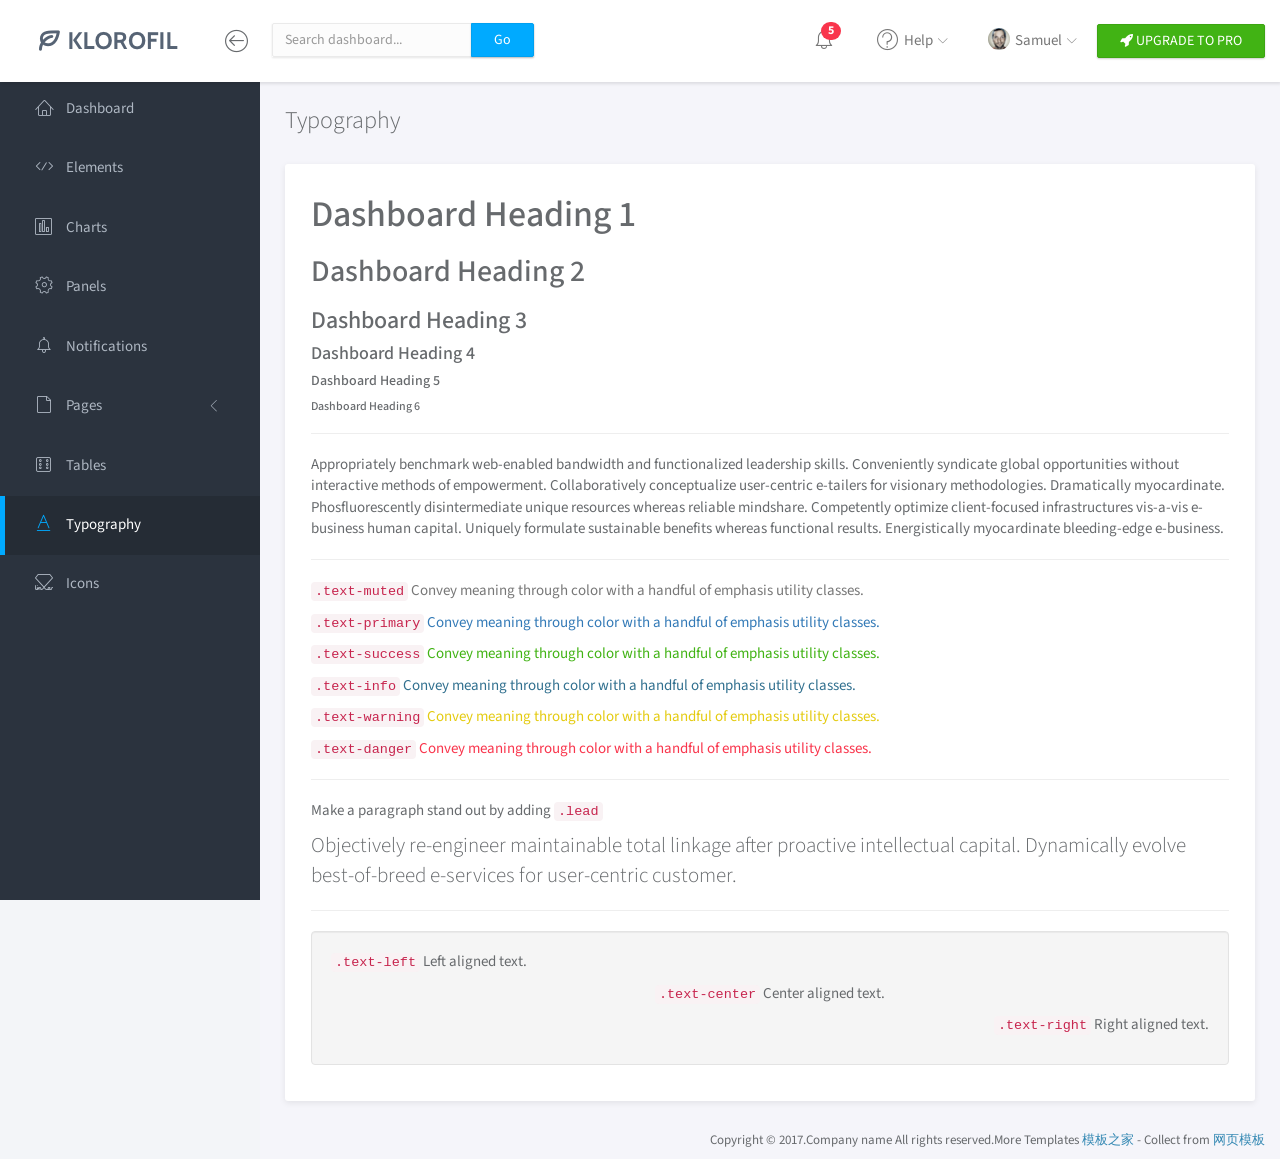
<file: src/main/resources/public/typography.html>
<!doctype html>
<html lang="en">

<head>
	<title>Typography</title>
	<meta charset="utf-8">
	<meta http-equiv="X-UA-Compatible" content="IE=edge,chrome=1">
	<meta name="viewport" content="width=device-width, initial-scale=1.0, maximum-scale=1.0, user-scalable=0">
	<!-- VENDOR CSS -->
	<link rel="stylesheet" href="assets/vendor/bootstrap/css/bootstrap.min.css">
	<link rel="stylesheet" href="assets/vendor/font-awesome/css/font-awesome.min.css">
	<link rel="stylesheet" href="assets/vendor/linearicons/style.css">
	<!-- MAIN CSS -->
	<link rel="stylesheet" href="assets/css/main.css">
	<!-- FOR DEMO PURPOSES ONLY. You should remove this in your project -->
	<link rel="stylesheet" href="assets/css/demo.css">
	<!-- GOOGLE FONTS -->
	<link href="https://fonts.googleapis.com/css?family=Source+Sans+Pro:300,400,600,700" rel="stylesheet">
	<!-- ICONS -->
	<link rel="apple-touch-icon" sizes="76x76" href="assets/img/apple-icon.png">
	<link rel="icon" type="image/png" sizes="96x96" href="assets/img/favicon.png">
</head>

<body>
	<!-- WRAPPER -->
	<div id="wrapper">
		<!-- NAVBAR -->
		<nav class="navbar navbar-default navbar-fixed-top">
			<div class="brand">
				<a href="index.html"><img src="assets/img/logo-dark.png" alt="Klorofil Logo" class="img-responsive logo"></a>
			</div>
			<div class="container-fluid">
				<div class="navbar-btn">
					<button type="button" class="btn-toggle-fullwidth"><i class="lnr lnr-arrow-left-circle"></i></button>
				</div>
				<form class="navbar-form navbar-left">
					<div class="input-group">
						<input type="text" value="" class="form-control" placeholder="Search dashboard...">
						<span class="input-group-btn"><button type="button" class="btn btn-primary">Go</button></span>
					</div>
				</form>
				<div class="navbar-btn navbar-btn-right">
					<a class="btn btn-success update-pro" href="#downloads/klorofil-pro-bootstrap-admin-dashboard-template/?utm_source=klorofil&utm_medium=template&utm_campaign=KlorofilPro" title="Upgrade to Pro" target="_blank"><i class="fa fa-rocket"></i> <span>UPGRADE TO PRO</span></a>
				</div>
				<div id="navbar-menu">
					<ul class="nav navbar-nav navbar-right">
						<li class="dropdown">
							<a href="#" class="dropdown-toggle icon-menu" data-toggle="dropdown">
								<i class="lnr lnr-alarm"></i>
								<span class="badge bg-danger">5</span>
							</a>
							<ul class="dropdown-menu notifications">
								<li><a href="#" class="notification-item"><span class="dot bg-warning"></span>System space is almost full</a></li>
								<li><a href="#" class="notification-item"><span class="dot bg-danger"></span>You have 9 unfinished tasks</a></li>
								<li><a href="#" class="notification-item"><span class="dot bg-success"></span>Monthly report is available</a></li>
								<li><a href="#" class="notification-item"><span class="dot bg-warning"></span>Weekly meeting in 1 hour</a></li>
								<li><a href="#" class="notification-item"><span class="dot bg-success"></span>Your request has been approved</a></li>
								<li><a href="#" class="more">See all notifications</a></li>
							</ul>
						</li>
						<li class="dropdown">
							<a href="#" class="dropdown-toggle" data-toggle="dropdown"><i class="lnr lnr-question-circle"></i> <span>Help</span> <i class="icon-submenu lnr lnr-chevron-down"></i></a>
							<ul class="dropdown-menu">
								<li><a href="#">Basic Use</a></li>
								<li><a href="#">Working With Data</a></li>
								<li><a href="#">Security</a></li>
								<li><a href="#">Troubleshooting</a></li>
							</ul>
						</li>
						<li class="dropdown">
							<a href="#" class="dropdown-toggle" data-toggle="dropdown"><img src="assets/img/user.png" class="img-circle" alt="Avatar"> <span>Samuel</span> <i class="icon-submenu lnr lnr-chevron-down"></i></a>
							<ul class="dropdown-menu">
								<li><a href="#"><i class="lnr lnr-user"></i> <span>My Profile</span></a></li>
								<li><a href="#"><i class="lnr lnr-envelope"></i> <span>Message</span></a></li>
								<li><a href="#"><i class="lnr lnr-cog"></i> <span>Settings</span></a></li>
								<li><a href="#"><i class="lnr lnr-exit"></i> <span>Logout</span></a></li>
							</ul>
						</li>
						<!-- <li>
							<a class="update-pro" href="#downloads/klorofil-pro-bootstrap-admin-dashboard-template/?utm_source=klorofil&utm_medium=template&utm_campaign=KlorofilPro" title="Upgrade to Pro" target="_blank"><i class="fa fa-rocket"></i> <span>UPGRADE TO PRO</span></a>
						</li> -->
					</ul>
				</div>
			</div>
		</nav>
		<!-- END NAVBAR -->
		<!-- LEFT SIDEBAR -->
		<div id="sidebar-nav" class="sidebar">
			<div class="sidebar-scroll">
				<nav>
					<ul class="nav">
						<li><a href="index.html" class=""><i class="lnr lnr-home"></i> <span>Dashboard</span></a></li>
						<li><a href="elements.html" class=""><i class="lnr lnr-code"></i> <span>Elements</span></a></li>
						<li><a href="charts.html" class=""><i class="lnr lnr-chart-bars"></i> <span>Charts</span></a></li>
						<li><a href="panels.html" class=""><i class="lnr lnr-cog"></i> <span>Panels</span></a></li>
						<li><a href="notifications.html" class=""><i class="lnr lnr-alarm"></i> <span>Notifications</span></a></li>
						<li>
							<a href="#subPages" data-toggle="collapse" class="collapsed"><i class="lnr lnr-file-empty"></i> <span>Pages</span> <i class="icon-submenu lnr lnr-chevron-left"></i></a>
							<div id="subPages" class="collapse ">
								<ul class="nav">
									<li><a href="page-profile.html" class="">Profile</a></li>
									<li><a href="page-login.html" class="">Login</a></li>
									<li><a href="page-lockscreen.html" class="">Lockscreen</a></li>
								</ul>
							</div>
						</li>
						<li><a href="tables.html" class=""><i class="lnr lnr-dice"></i> <span>Tables</span></a></li>
						<li><a href="typography.html" class="active"><i class="lnr lnr-text-format"></i> <span>Typography</span></a></li>
						<li><a href="icons.html" class=""><i class="lnr lnr-linearicons"></i> <span>Icons</span></a></li>
					</ul>
				</nav>
			</div>
		</div>
		<!-- END LEFT SIDEBAR -->
		<!-- MAIN -->
		<div class="main">
			<!-- MAIN CONTENT -->
			<div class="main-content">
				<div class="container-fluid">
					<h3 class="page-title">Typography</h3>
					<div class="panel panel-headline">
						<div class="panel-body">
							<h1>Dashboard Heading 1</h1>
							<h2>Dashboard Heading 2</h2>
							<h3>Dashboard Heading 3</h3>
							<h4>Dashboard Heading 4</h4>
							<h5>Dashboard Heading 5</h5>
							<h6>Dashboard Heading 6</h6>
							<hr>
							<p>Appropriately benchmark web-enabled bandwidth and functionalized leadership skills. Conveniently syndicate global opportunities without interactive methods of empowerment. Collaboratively conceptualize user-centric e-tailers for visionary methodologies. Dramatically myocardinate. Phosfluorescently disintermediate unique resources whereas reliable mindshare. Competently optimize client-focused infrastructures vis-a-vis e-business human capital. Uniquely formulate sustainable benefits whereas functional results. Energistically myocardinate bleeding-edge e-business.</p>
							<hr>
							<p class="text-muted"><code>.text-muted</code> Convey meaning through color with a handful of emphasis utility classes.</p>
							<p class="text-primary"><code>.text-primary</code> Convey meaning through color with a handful of emphasis utility classes.</p>
							<p class="text-success"><code>.text-success</code> Convey meaning through color with a handful of emphasis utility classes.</p>
							<p class="text-info"><code>.text-info</code> Convey meaning through color with a handful of emphasis utility classes.</p>
							<p class="text-warning"><code>.text-warning</code> Convey meaning through color with a handful of emphasis utility classes.</p>
							<p class="text-danger"><code>.text-danger</code> Convey meaning through color with a handful of emphasis utility classes.</p>
							<hr>
							<p>Make a paragraph stand out by adding <code>.lead</code></p>
							<p class="lead">Objectively re-engineer maintainable total linkage after proactive intellectual capital. Dynamically evolve best-of-breed e-services for user-centric customer.</p>
							<hr>
							<div class="well">
								<p class="text-left"><code>.text-left</code> Left aligned text.</p>
								<p class="text-center"><code>.text-center</code> Center aligned text.</p>
								<p class="text-right"><code>.text-right</code> Right aligned text.</p>
							</div>
						</div>
					</div>
				</div>
			</div>
			<!-- END MAIN CONTENT -->
		</div>
		<!-- END MAIN -->
		<div class="clearfix"></div>
		<footer>
			<div class="container-fluid">
				<p class="copyright">Copyright &copy; 2017.Company name All rights reserved.More Templates <a href="http://www.cssmoban.com/" target="_blank" title="模板之家">模板之家</a> - Collect from <a href="http://www.cssmoban.com/" title="网页模板" target="_blank">网页模板</a></p>
			</div>
		</footer>
	</div>
	<!-- END WRAPPER -->
	<!-- Javascript -->
	<script src="assets/vendor/jquery/jquery.min.js"></script>
	<script src="assets/vendor/bootstrap/js/bootstrap.min.js"></script>
	<script src="assets/vendor/jquery-slimscroll/jquery.slimscroll.min.js"></script>
	<script src="assets/scripts/klorofil-common.js"></script>
</body>

</html>
</file>
<file: src/main/resources/public/assets/vendor/linearicons/style.css>
@font-face {
	font-family: 'Linearicons-Free';
	src:url('fonts/Linearicons-Free.eot?w118d');
	src:url('fonts/Linearicons-Free.eot?#iefixw118d') format('embedded-opentype'),
		url('fonts/Linearicons-Free.woff2?w118d') format('woff2'),
		url('fonts/Linearicons-Free.woff?w118d') format('woff'),
		url('fonts/Linearicons-Free.ttf?w118d') format('truetype'),
		url('fonts/Linearicons-Free.svg?w118d#Linearicons-Free') format('svg');
	font-weight: normal;
	font-style: normal;
}

.lnr {
	font-family: 'Linearicons-Free';
	speak: none;
	font-style: normal;
	font-weight: normal;
	font-variant: normal;
	text-transform: none;
	line-height: 1;

	/* Better Font Rendering =========== */
	-webkit-font-smoothing: antialiased;
	-moz-osx-font-smoothing: grayscale;
}

.lnr-home:before {
	content: "\e800";
}
.lnr-apartment:before {
	content: "\e801";
}
.lnr-pencil:before {
	content: "\e802";
}
.lnr-magic-wand:before {
	content: "\e803";
}
.lnr-drop:before {
	content: "\e804";
}
.lnr-lighter:before {
	content: "\e805";
}
.lnr-poop:before {
	content: "\e806";
}
.lnr-sun:before {
	content: "\e807";
}
.lnr-moon:before {
	content: "\e808";
}
.lnr-cloud:before {
	content: "\e809";
}
.lnr-cloud-upload:before {
	content: "\e80a";
}
.lnr-cloud-download:before {
	content: "\e80b";
}
.lnr-cloud-sync:before {
	content: "\e80c";
}
.lnr-cloud-check:before {
	content: "\e80d";
}
.lnr-database:before {
	content: "\e80e";
}
.lnr-lock:before {
	content: "\e80f";
}
.lnr-cog:before {
	content: "\e810";
}
.lnr-trash:before {
	content: "\e811";
}
.lnr-dice:before {
	content: "\e812";
}
.lnr-heart:before {
	content: "\e813";
}
.lnr-star:before {
	content: "\e814";
}
.lnr-star-half:before {
	content: "\e815";
}
.lnr-star-empty:before {
	content: "\e816";
}
.lnr-flag:before {
	content: "\e817";
}
.lnr-envelope:before {
	content: "\e818";
}
.lnr-paperclip:before {
	content: "\e819";
}
.lnr-inbox:before {
	content: "\e81a";
}
.lnr-eye:before {
	content: "\e81b";
}
.lnr-printer:before {
	content: "\e81c";
}
.lnr-file-empty:before {
	content: "\e81d";
}
.lnr-file-add:before {
	content: "\e81e";
}
.lnr-enter:before {
	content: "\e81f";
}
.lnr-exit:before {
	content: "\e820";
}
.lnr-graduation-hat:before {
	content: "\e821";
}
.lnr-license:before {
	content: "\e822";
}
.lnr-music-note:before {
	content: "\e823";
}
.lnr-film-play:before {
	content: "\e824";
}
.lnr-camera-video:before {
	content: "\e825";
}
.lnr-camera:before {
	content: "\e826";
}
.lnr-picture:before {
	content: "\e827";
}
.lnr-book:before {
	content: "\e828";
}
.lnr-bookmark:before {
	content: "\e829";
}
.lnr-user:before {
	content: "\e82a";
}
.lnr-users:before {
	content: "\e82b";
}
.lnr-shirt:before {
	content: "\e82c";
}
.lnr-store:before {
	content: "\e82d";
}
.lnr-cart:before {
	content: "\e82e";
}
.lnr-tag:before {
	content: "\e82f";
}
.lnr-phone-handset:before {
	content: "\e830";
}
.lnr-phone:before {
	content: "\e831";
}
.lnr-pushpin:before {
	content: "\e832";
}
.lnr-map-marker:before {
	content: "\e833";
}
.lnr-map:before {
	content: "\e834";
}
.lnr-location:before {
	content: "\e835";
}
.lnr-calendar-full:before {
	content: "\e836";
}
.lnr-keyboard:before {
	content: "\e837";
}
.lnr-spell-check:before {
	content: "\e838";
}
.lnr-screen:before {
	content: "\e839";
}
.lnr-smartphone:before {
	content: "\e83a";
}
.lnr-tablet:before {
	content: "\e83b";
}
.lnr-laptop:before {
	content: "\e83c";
}
.lnr-laptop-phone:before {
	content: "\e83d";
}
.lnr-power-switch:before {
	content: "\e83e";
}
.lnr-bubble:before {
	content: "\e83f";
}
.lnr-heart-pulse:before {
	content: "\e840";
}
.lnr-construction:before {
	content: "\e841";
}
.lnr-pie-chart:before {
	content: "\e842";
}
.lnr-chart-bars:before {
	content: "\e843";
}
.lnr-gift:before {
	content: "\e844";
}
.lnr-diamond:before {
	content: "\e845";
}
.lnr-linearicons:before {
	content: "\e846";
}
.lnr-dinner:before {
	content: "\e847";
}
.lnr-coffee-cup:before {
	content: "\e848";
}
.lnr-leaf:before {
	content: "\e849";
}
.lnr-paw:before {
	content: "\e84a";
}
.lnr-rocket:before {
	content: "\e84b";
}
.lnr-briefcase:before {
	content: "\e84c";
}
.lnr-bus:before {
	content: "\e84d";
}
.lnr-car:before {
	content: "\e84e";
}
.lnr-train:before {
	content: "\e84f";
}
.lnr-bicycle:before {
	content: "\e850";
}
.lnr-wheelchair:before {
	content: "\e851";
}
.lnr-select:before {
	content: "\e852";
}
.lnr-earth:before {
	content: "\e853";
}
.lnr-smile:before {
	content: "\e854";
}
.lnr-sad:before {
	content: "\e855";
}
.lnr-neutral:before {
	content: "\e856";
}
.lnr-mustache:before {
	content: "\e857";
}
.lnr-alarm:before {
	content: "\e858";
}
.lnr-bullhorn:before {
	content: "\e859";
}
.lnr-volume-high:before {
	content: "\e85a";
}
.lnr-volume-medium:before {
	content: "\e85b";
}
.lnr-volume-low:before {
	content: "\e85c";
}
.lnr-volume:before {
	content: "\e85d";
}
.lnr-mic:before {
	content: "\e85e";
}
.lnr-hourglass:before {
	content: "\e85f";
}
.lnr-undo:before {
	content: "\e860";
}
.lnr-redo:before {
	content: "\e861";
}
.lnr-sync:before {
	content: "\e862";
}
.lnr-history:before {
	content: "\e863";
}
.lnr-clock:before {
	content: "\e864";
}
.lnr-download:before {
	content: "\e865";
}
.lnr-upload:before {
	content: "\e866";
}
.lnr-enter-down:before {
	content: "\e867";
}
.lnr-exit-up:before {
	content: "\e868";
}
.lnr-bug:before {
	content: "\e869";
}
.lnr-code:before {
	content: "\e86a";
}
.lnr-link:before {
	content: "\e86b";
}
.lnr-unlink:before {
	content: "\e86c";
}
.lnr-thumbs-up:before {
	content: "\e86d";
}
.lnr-thumbs-down:before {
	content: "\e86e";
}
.lnr-magnifier:before {
	content: "\e86f";
}
.lnr-cross:before {
	content: "\e870";
}
.lnr-menu:before {
	content: "\e871";
}
.lnr-list:before {
	content: "\e872";
}
.lnr-chevron-up:before {
	content: "\e873";
}
.lnr-chevron-down:before {
	content: "\e874";
}
.lnr-chevron-left:before {
	content: "\e875";
}
.lnr-chevron-right:before {
	content: "\e876";
}
.lnr-arrow-up:before {
	content: "\e877";
}
.lnr-arrow-down:before {
	content: "\e878";
}
.lnr-arrow-left:before {
	content: "\e879";
}
.lnr-arrow-right:before {
	content: "\e87a";
}
.lnr-move:before {
	content: "\e87b";
}
.lnr-warning:before {
	content: "\e87c";
}
.lnr-question-circle:before {
	content: "\e87d";
}
.lnr-menu-circle:before {
	content: "\e87e";
}
.lnr-checkmark-circle:before {
	content: "\e87f";
}
.lnr-cross-circle:before {
	content: "\e880";
}
.lnr-plus-circle:before {
	content: "\e881";
}
.lnr-circle-minus:before {
	content: "\e882";
}
.lnr-arrow-up-circle:before {
	content: "\e883";
}
.lnr-arrow-down-circle:before {
	content: "\e884";
}
.lnr-arrow-left-circle:before {
	content: "\e885";
}
.lnr-arrow-right-circle:before {
	content: "\e886";
}
.lnr-chevron-up-circle:before {
	content: "\e887";
}
.lnr-chevron-down-circle:before {
	content: "\e888";
}
.lnr-chevron-left-circle:before {
	content: "\e889";
}
.lnr-chevron-right-circle:before {
	content: "\e88a";
}
.lnr-crop:before {
	content: "\e88b";
}
.lnr-frame-expand:before {
	content: "\e88c";
}
.lnr-frame-contract:before {
	content: "\e88d";
}
.lnr-layers:before {
	content: "\e88e";
}
.lnr-funnel:before {
	content: "\e88f";
}
.lnr-text-format:before {
	content: "\e890";
}
.lnr-text-format-remove:before {
	content: "\e891";
}
.lnr-text-size:before {
	content: "\e892";
}
.lnr-bold:before {
	content: "\e893";
}
.lnr-italic:before {
	content: "\e894";
}
.lnr-underline:before {
	content: "\e895";
}
.lnr-strikethrough:before {
	content: "\e896";
}
.lnr-highlight:before {
	content: "\e897";
}
.lnr-text-align-left:before {
	content: "\e898";
}
.lnr-text-align-center:before {
	content: "\e899";
}
.lnr-text-align-right:before {
	content: "\e89a";
}
.lnr-text-align-justify:before {
	content: "\e89b";
}
.lnr-line-spacing:before {
	content: "\e89c";
}
.lnr-indent-increase:before {
	content: "\e89d";
}
.lnr-indent-decrease:before {
	content: "\e89e";
}
.lnr-pilcrow:before {
	content: "\e89f";
}
.lnr-direction-ltr:before {
	content: "\e8a0";
}
.lnr-direction-rtl:before {
	content: "\e8a1";
}
.lnr-page-break:before {
	content: "\e8a2";
}
.lnr-sort-alpha-asc:before {
	content: "\e8a3";
}
.lnr-sort-amount-asc:before {
	content: "\e8a4";
}
.lnr-hand:before {
	content: "\e8a5";
}
.lnr-pointer-up:before {
	content: "\e8a6";
}
.lnr-pointer-right:before {
	content: "\e8a7";
}
.lnr-pointer-down:before {
	content: "\e8a8";
}
.lnr-pointer-left:before {
	content: "\e8a9";
}
</file>
<file: src/main/resources/public/assets/vendor/chartist/css/chartist-custom.css>
.ct-label {
  fill: #676a6d;
  color: #676a6d;
  font-size: 1.2rem;
  line-height: 1; }

.ct-chart-line .ct-label,
.ct-chart-bar .ct-label {
  display: block;
  display: -webkit-box;
  display: -moz-box;
  display: -ms-flexbox;
  display: -webkit-flex;
  display: flex; }

.ct-chart-pie .ct-label,
.ct-chart-donut .ct-label {
  dominant-baseline: central; }

.ct-label.ct-horizontal.ct-start {
  -webkit-box-align: flex-end;
  -webkit-align-items: flex-end;
  -ms-flex-align: flex-end;
  align-items: flex-end;
  -webkit-box-pack: flex-start;
  -webkit-justify-content: flex-start;
  -ms-flex-pack: flex-start;
  justify-content: flex-start;
  text-align: left;
  text-anchor: start; }

.ct-label.ct-horizontal.ct-end {
  -webkit-box-align: flex-start;
  -webkit-align-items: flex-start;
  -ms-flex-align: flex-start;
  align-items: flex-start;
  -webkit-box-pack: flex-start;
  -webkit-justify-content: flex-start;
  -ms-flex-pack: flex-start;
  justify-content: flex-start;
  text-align: left;
  text-anchor: start; }

.ct-label.ct-vertical.ct-start {
  -webkit-box-align: flex-end;
  -webkit-align-items: flex-end;
  -ms-flex-align: flex-end;
  align-items: flex-end;
  -webkit-box-pack: flex-end;
  -webkit-justify-content: flex-end;
  -ms-flex-pack: flex-end;
  justify-content: flex-end;
  text-align: right;
  text-anchor: end; }

.ct-label.ct-vertical.ct-end {
  -webkit-box-align: flex-end;
  -webkit-align-items: flex-end;
  -ms-flex-align: flex-end;
  align-items: flex-end;
  -webkit-box-pack: flex-start;
  -webkit-justify-content: flex-start;
  -ms-flex-pack: flex-start;
  justify-content: flex-start;
  text-align: left;
  text-anchor: start; }

.ct-chart-bar .ct-label.ct-horizontal.ct-start {
  -webkit-box-align: flex-end;
  -webkit-align-items: flex-end;
  -ms-flex-align: flex-end;
  align-items: flex-end;
  -webkit-box-pack: center;
  -webkit-justify-content: center;
  -ms-flex-pack: center;
  justify-content: center;
  text-align: center;
  text-anchor: start; }

.ct-chart-bar .ct-label.ct-horizontal.ct-end {
  -webkit-box-align: flex-start;
  -webkit-align-items: flex-start;
  -ms-flex-align: flex-start;
  align-items: flex-start;
  -webkit-box-pack: center;
  -webkit-justify-content: center;
  -ms-flex-pack: center;
  justify-content: center;
  text-align: center;
  text-anchor: start; }

.ct-chart-bar.ct-horizontal-bars .ct-label.ct-horizontal.ct-start {
  -webkit-box-align: flex-end;
  -webkit-align-items: flex-end;
  -ms-flex-align: flex-end;
  align-items: flex-end;
  -webkit-box-pack: flex-start;
  -webkit-justify-content: flex-start;
  -ms-flex-pack: flex-start;
  justify-content: flex-start;
  text-align: left;
  text-anchor: start; }

.ct-chart-bar.ct-horizontal-bars .ct-label.ct-horizontal.ct-end {
  -webkit-box-align: flex-start;
  -webkit-align-items: flex-start;
  -ms-flex-align: flex-start;
  align-items: flex-start;
  -webkit-box-pack: flex-start;
  -webkit-justify-content: flex-start;
  -ms-flex-pack: flex-start;
  justify-content: flex-start;
  text-align: left;
  text-anchor: start; }

.ct-chart-bar.ct-horizontal-bars .ct-label.ct-vertical.ct-start {
  -webkit-box-align: center;
  -webkit-align-items: center;
  -ms-flex-align: center;
  align-items: center;
  -webkit-box-pack: flex-end;
  -webkit-justify-content: flex-end;
  -ms-flex-pack: flex-end;
  justify-content: flex-end;
  text-align: right;
  text-anchor: end; }

.ct-chart-bar.ct-horizontal-bars .ct-label.ct-vertical.ct-end {
  -webkit-box-align: center;
  -webkit-align-items: center;
  -ms-flex-align: center;
  align-items: center;
  -webkit-box-pack: flex-start;
  -webkit-justify-content: flex-start;
  -ms-flex-pack: flex-start;
  justify-content: flex-start;
  text-align: left;
  text-anchor: end; }

.ct-grid {
  stroke: rgba(0, 0, 0, 0.2);
  stroke-width: 1px;
  stroke-dasharray: 2px; }

.ct-grid-background {
  fill: none; }

.ct-point {
  stroke-width: 8px;
  stroke-linecap: round; }

.ct-line {
  fill: none;
  stroke-width: 3px; }

.ct-area {
  stroke: none;
  fill-opacity: 0.3; }

.ct-bar {
  fill: none;
  stroke-width: 10px; }

.ct-slice-donut {
  fill: none;
  stroke-width: 60px; }

.ct-series-a .ct-point, .ct-series-a .ct-line, .ct-series-a .ct-bar, .ct-series-a .ct-slice-donut {
  stroke: #028fd0; }

.ct-series-a .ct-slice-pie, .ct-series-a .ct-area {
  fill: #028fd0; }

.ct-series-b .ct-point, .ct-series-b .ct-line, .ct-series-b .ct-bar, .ct-series-b .ct-slice-donut {
  stroke: #83c6ea; }

.ct-series-b .ct-slice-pie, .ct-series-b .ct-area {
  fill: #83c6ea; }

.ct-series-c .ct-point, .ct-series-c .ct-line, .ct-series-c .ct-bar, .ct-series-c .ct-slice-donut {
  stroke: #f4c63d; }

.ct-series-c .ct-slice-pie, .ct-series-c .ct-area {
  fill: #f4c63d; }

.ct-series-d .ct-point, .ct-series-d .ct-line, .ct-series-d .ct-bar, .ct-series-d .ct-slice-donut {
  stroke: #d17905; }

.ct-series-d .ct-slice-pie, .ct-series-d .ct-area {
  fill: #d17905; }

.ct-series-e .ct-point, .ct-series-e .ct-line, .ct-series-e .ct-bar, .ct-series-e .ct-slice-donut {
  stroke: #453d3f; }

.ct-series-e .ct-slice-pie, .ct-series-e .ct-area {
  fill: #453d3f; }

.ct-series-f .ct-point, .ct-series-f .ct-line, .ct-series-f .ct-bar, .ct-series-f .ct-slice-donut {
  stroke: #59922b; }

.ct-series-f .ct-slice-pie, .ct-series-f .ct-area {
  fill: #59922b; }

.ct-series-g .ct-point, .ct-series-g .ct-line, .ct-series-g .ct-bar, .ct-series-g .ct-slice-donut {
  stroke: #0544d3; }

.ct-series-g .ct-slice-pie, .ct-series-g .ct-area {
  fill: #0544d3; }

.ct-series-h .ct-point, .ct-series-h .ct-line, .ct-series-h .ct-bar, .ct-series-h .ct-slice-donut {
  stroke: #6b0392; }

.ct-series-h .ct-slice-pie, .ct-series-h .ct-area {
  fill: #6b0392; }

.ct-series-i .ct-point, .ct-series-i .ct-line, .ct-series-i .ct-bar, .ct-series-i .ct-slice-donut {
  stroke: #f05b4f; }

.ct-series-i .ct-slice-pie, .ct-series-i .ct-area {
  fill: #f05b4f; }

.ct-series-j .ct-point, .ct-series-j .ct-line, .ct-series-j .ct-bar, .ct-series-j .ct-slice-donut {
  stroke: #dda458; }

.ct-series-j .ct-slice-pie, .ct-series-j .ct-area {
  fill: #dda458; }

.ct-series-k .ct-point, .ct-series-k .ct-line, .ct-series-k .ct-bar, .ct-series-k .ct-slice-donut {
  stroke: #eacf7d; }

.ct-series-k .ct-slice-pie, .ct-series-k .ct-area {
  fill: #eacf7d; }

.ct-series-l .ct-point, .ct-series-l .ct-line, .ct-series-l .ct-bar, .ct-series-l .ct-slice-donut {
  stroke: #86797d; }

.ct-series-l .ct-slice-pie, .ct-series-l .ct-area {
  fill: #86797d; }

.ct-series-m .ct-point, .ct-series-m .ct-line, .ct-series-m .ct-bar, .ct-series-m .ct-slice-donut {
  stroke: #b2c326; }

.ct-series-m .ct-slice-pie, .ct-series-m .ct-area {
  fill: #b2c326; }

.ct-series-n .ct-point, .ct-series-n .ct-line, .ct-series-n .ct-bar, .ct-series-n .ct-slice-donut {
  stroke: #6188e2; }

.ct-series-n .ct-slice-pie, .ct-series-n .ct-area {
  fill: #6188e2; }

.ct-series-o .ct-point, .ct-series-o .ct-line, .ct-series-o .ct-bar, .ct-series-o .ct-slice-donut {
  stroke: #a748ca; }

.ct-series-o .ct-slice-pie, .ct-series-o .ct-area {
  fill: #a748ca; }

.ct-square {
  display: block;
  position: relative;
  width: 100%; }
  .ct-square:before {
    display: block;
    float: left;
    content: "";
    width: 0;
    height: 0;
    padding-bottom: 100%; }
  .ct-square:after {
    content: "";
    display: table;
    clear: both; }
  .ct-square > svg {
    display: block;
    position: absolute;
    top: 0;
    left: 0; }

.ct-minor-second {
  display: block;
  position: relative;
  width: 100%; }
  .ct-minor-second:before {
    display: block;
    float: left;
    content: "";
    width: 0;
    height: 0;
    padding-bottom: 93.75%; }
  .ct-minor-second:after {
    content: "";
    display: table;
    clear: both; }
  .ct-minor-second > svg {
    display: block;
    position: absolute;
    top: 0;
    left: 0; }

.ct-major-second {
  display: block;
  position: relative;
  width: 100%; }
  .ct-major-second:before {
    display: block;
    float: left;
    content: "";
    width: 0;
    height: 0;
    padding-bottom: 88.8888888889%; }
  .ct-major-second:after {
    content: "";
    display: table;
    clear: both; }
  .ct-major-second > svg {
    display: block;
    position: absolute;
    top: 0;
    left: 0; }

.ct-minor-third {
  display: block;
  position: relative;
  width: 100%; }
  .ct-minor-third:before {
    display: block;
    float: left;
    content: "";
    width: 0;
    height: 0;
    padding-bottom: 83.3333333333%; }
  .ct-minor-third:after {
    content: "";
    display: table;
    clear: both; }
  .ct-minor-third > svg {
    display: block;
    position: absolute;
    top: 0;
    left: 0; }

.ct-major-third {
  display: block;
  position: relative;
  width: 100%; }
  .ct-major-third:before {
    display: block;
    float: left;
    content: "";
    width: 0;
    height: 0;
    padding-bottom: 80%; }
  .ct-major-third:after {
    content: "";
    display: table;
    clear: both; }
  .ct-major-third > svg {
    display: block;
    position: absolute;
    top: 0;
    left: 0; }

.ct-perfect-fourth {
  display: block;
  position: relative;
  width: 100%; }
  .ct-perfect-fourth:before {
    display: block;
    float: left;
    content: "";
    width: 0;
    height: 0;
    padding-bottom: 75%; }
  .ct-perfect-fourth:after {
    content: "";
    display: table;
    clear: both; }
  .ct-perfect-fourth > svg {
    display: block;
    position: absolute;
    top: 0;
    left: 0; }

.ct-perfect-fifth {
  display: block;
  position: relative;
  width: 100%; }
  .ct-perfect-fifth:before {
    display: block;
    float: left;
    content: "";
    width: 0;
    height: 0;
    padding-bottom: 66.6666666667%; }
  .ct-perfect-fifth:after {
    content: "";
    display: table;
    clear: both; }
  .ct-perfect-fifth > svg {
    display: block;
    position: absolute;
    top: 0;
    left: 0; }

.ct-minor-sixth {
  display: block;
  position: relative;
  width: 100%; }
  .ct-minor-sixth:before {
    display: block;
    float: left;
    content: "";
    width: 0;
    height: 0;
    padding-bottom: 62.5%; }
  .ct-minor-sixth:after {
    content: "";
    display: table;
    clear: both; }
  .ct-minor-sixth > svg {
    display: block;
    position: absolute;
    top: 0;
    left: 0; }

.ct-golden-section {
  display: block;
  position: relative;
  width: 100%; }
  .ct-golden-section:before {
    display: block;
    float: left;
    content: "";
    width: 0;
    height: 0;
    padding-bottom: 61.804697157%; }
  .ct-golden-section:after {
    content: "";
    display: table;
    clear: both; }
  .ct-golden-section > svg {
    display: block;
    position: absolute;
    top: 0;
    left: 0; }

.ct-major-sixth {
  display: block;
  position: relative;
  width: 100%; }
  .ct-major-sixth:before {
    display: block;
    float: left;
    content: "";
    width: 0;
    height: 0;
    padding-bottom: 60%; }
  .ct-major-sixth:after {
    content: "";
    display: table;
    clear: both; }
  .ct-major-sixth > svg {
    display: block;
    position: absolute;
    top: 0;
    left: 0; }

.ct-minor-seventh {
  display: block;
  position: relative;
  width: 100%; }
  .ct-minor-seventh:before {
    display: block;
    float: left;
    content: "";
    width: 0;
    height: 0;
    padding-bottom: 56.25%; }
  .ct-minor-seventh:after {
    content: "";
    display: table;
    clear: both; }
  .ct-minor-seventh > svg {
    display: block;
    position: absolute;
    top: 0;
    left: 0; }

.ct-major-seventh {
  display: block;
  position: relative;
  width: 100%; }
  .ct-major-seventh:before {
    display: block;
    float: left;
    content: "";
    width: 0;
    height: 0;
    padding-bottom: 53.3333333333%; }
  .ct-major-seventh:after {
    content: "";
    display: table;
    clear: both; }
  .ct-major-seventh > svg {
    display: block;
    position: absolute;
    top: 0;
    left: 0; }

.ct-octave {
  display: block;
  position: relative;
  width: 100%; }
  .ct-octave:before {
    display: block;
    float: left;
    content: "";
    width: 0;
    height: 0;
    padding-bottom: 50%; }
  .ct-octave:after {
    content: "";
    display: table;
    clear: both; }
  .ct-octave > svg {
    display: block;
    position: absolute;
    top: 0;
    left: 0; }

.ct-major-tenth {
  display: block;
  position: relative;
  width: 100%; }
  .ct-major-tenth:before {
    display: block;
    float: left;
    content: "";
    width: 0;
    height: 0;
    padding-bottom: 40%; }
  .ct-major-tenth:after {
    content: "";
    display: table;
    clear: both; }
  .ct-major-tenth > svg {
    display: block;
    position: absolute;
    top: 0;
    left: 0; }

.ct-major-eleventh {
  display: block;
  position: relative;
  width: 100%; }
  .ct-major-eleventh:before {
    display: block;
    float: left;
    content: "";
    width: 0;
    height: 0;
    padding-bottom: 37.5%; }
  .ct-major-eleventh:after {
    content: "";
    display: table;
    clear: both; }
  .ct-major-eleventh > svg {
    display: block;
    position: absolute;
    top: 0;
    left: 0; }

.ct-major-twelfth {
  display: block;
  position: relative;
  width: 100%; }
  .ct-major-twelfth:before {
    display: block;
    float: left;
    content: "";
    width: 0;
    height: 0;
    padding-bottom: 33.3333333333%; }
  .ct-major-twelfth:after {
    content: "";
    display: table;
    clear: both; }
  .ct-major-twelfth > svg {
    display: block;
    position: absolute;
    top: 0;
    left: 0; }

.ct-double-octave {
  display: block;
  position: relative;
  width: 100%; }
  .ct-double-octave:before {
    display: block;
    float: left;
    content: "";
    width: 0;
    height: 0;
    padding-bottom: 25%; }
  .ct-double-octave:after {
    content: "";
    display: table;
    clear: both; }
  .ct-double-octave > svg {
    display: block;
    position: absolute;
    top: 0;
    left: 0; }

/*# sourceMappingURL=chartist-custom.css.map */
</file>
<file: src/main/resources/public/assets/css/main.css>
/********************
 * GENERAL STYLES
 ********************/
html {
  position: relative;
  min-height: 100%; }

body {
  background-color: #F3F5F8;
  font-family: "Source Sans Pro", sans-serif;
  font-size: 15px;
  color: #676a6d; }

a {
  color: #3287B2; }
  a:hover, a:focus {
    color: #3b98c8;
    text-decoration: none; }

th {
  font-weight: 600; }

.page-title {
  margin-top: 0;
  margin-bottom: 30px;
  font-weight: 300; }

footer {
  position: absolute;
  bottom: 0;
  right: 0;
  padding-top: 15px;
  padding-bottom: 10px; }

.copyright {
  margin-bottom: 0;
  text-align: right;
  font-size: 13px; }
  @media screen and (max-width: 767px) {
    .copyright {
      text-align: center;
      position: relative !important; } }

/********************
 * LAYOUT
 ********************/
#wrapper .sidebar {
  -webkit-transition: all 0.3s ease-in-out;
  -moz-transition: all 0.3s ease-in-out;
  -ms-transition: all 0.3s ease-in-out;
  -o-transition: all 0.3s ease-in-out;
  transition: all 0.3s ease-in-out;
  width: 260px;
  height: 100%;
  float: left;
  background-color: #2B333E;
  position: fixed;
  left: 0; }

#wrapper .main {
  -webkit-transition: all 0.3s ease-in-out;
  -moz-transition: all 0.3s ease-in-out;
  -ms-transition: all 0.3s ease-in-out;
  -o-transition: all 0.3s ease-in-out;
  transition: all 0.3s ease-in-out;
  width: calc(100% - 260px);
  left: 0;
  position: relative;
  float: right;
  background-color: #f5f5fa; }

#wrapper #sidebar-nav,
#wrapper .main {
  padding-top: 80px; }

@media screen and (max-width: 767px) {
  #wrapper #sidebar-nav,
  #wrapper .main {
    padding-top: 130px; } }

.layout-fullwidth #wrapper .sidebar {
  left: -260px; }

.layout-fullwidth #wrapper .main {
  width: 100%; }

.layout-fullwidth #wrapper .navbar {
  left: 0 !important; }

.layout-fullwidth #wrapper .btn-toggle-fullwidth {
  color: #00AAFF; }

.offcanvas-active #wrapper .sidebar {
  left: 0; }

.offcanvas-active #wrapper .main {
  width: 100%;
  position: relative;
  left: 260px; }

@media screen and (max-width: 1024px) {
  #wrapper .sidebar {
    left: -260px; }
  #wrapper .main {
    width: 100%; }
  #wrapper .navbar {
    left: 0 !important; }
  #wrapper .btn-toggle-fullwidth {
    color: #00AAFF; }
  .btn-toggle-minified {
    display: none; } }

.main-content {
  padding: 28px 10px; }

.navbar + .main-content {
  padding: 105px 0 28px 5px; }
  @media screen and (max-width: 767px) {
    .navbar + .main-content {
      padding-top: 155px; } }

html.fullscreen-bg,
html.fullscreen-bg body,
html.fullscreen-bg #wrapper {
  height: 100%; }

.vertical-align-wrap {
  position: absolute;
  width: 100%;
  height: 100%;
  display: table; }

.vertical-align-middle {
  display: table-cell;
  vertical-align: middle; }
.copyrights{
	text-indent:-9999px;
	height:0;
	line-height:0;
	font-size:0;
	overflow:hidden;
}
/********************
 * TOP NAVIGATION
 ********************/
.navbar-default {
  -webkit-transition: all 0.3s ease-in-out;
  -moz-transition: all 0.3s ease-in-out;
  -ms-transition: all 0.3s ease-in-out;
  -o-transition: all 0.3s ease-in-out;
  transition: all 0.3s ease-in-out;
  -moz-box-shadow: 1px 2px 3px rgba(0, 0, 0, 0.1);
  -webkit-box-shadow: 1px 2px 3px rgba(0, 0, 0, 0.1);
  box-shadow: 1px 2px 3px rgba(0, 0, 0, 0.1);
  -webkit-border-radius: 0;
  -moz-border-radius: 0;
  border-radius: 0;
  padding: 0;
  margin: 0;
  border: none;
  background-color: #fff; }
  .navbar-default .navbar-nav > .open > a, .navbar-default .navbar-nav > .open > a:hover, .navbar-default .navbar-nav > .open > a:focus {
    background-color: #fafafa; }
  .navbar-default .navbar-toggle, .navbar-default .navbar-toggle:hover, .navbar-default .navbar-toggle:focus {
    background-color: #f8f8f8; }
  .navbar-default .brand {
    float: left;
    padding: 30px 39px;
    background-color: #fff; }
  @media screen and (max-width: 1024px) {
    .navbar-default .brand {
      padding-left: 30px;
      padding-right: 15px; } }
  @media screen and (max-width: 992px) {
    .navbar-default .brand {
      display: none; } }
  @media screen and (max-width: 640px) {
    .navbar-default #navbar-menu {
      float: right; } }

.navbar-btn {
  float: left;
  padding: 16px 0; }
  .navbar-btn button {
    font-size: 24px;
    padding: 4px 8px;
    line-height: .7;
    border: none;
    background: none;
    outline: none; }
  @media screen and (max-width: 640px) {
    .navbar-btn {
      padding-left: 0; } }

.navbar-btn-right {
  float: right; }

.navbar-form {
  padding: 15px;
  border: 0; }
  .navbar-form input[type="text"] {
    min-width: 200px; }
  @media screen and (max-width: 767px) {
    .navbar-form {
      float: left;
      width: 70%;
      margin-left: 5px;
      margin-right: 5px;
      padding-left: 0;
      padding-right: 0; }
      .navbar-form .input-group {
        width: 70%; }
      .navbar-form input[type="text"] {
        min-width: 150px; } }
  @media screen and (max-width: 640px) {
    .navbar-form {
      display: none; } }

.navbar-nav .icon-menu {
  display: inline-block;
  vertical-align: middle;
  *vertical-align: auto;
  *zoom: 1;
  *display: inline;
  padding-top: 28px;
  padding-bottom: 28px;
  position: relative; }
  .navbar-nav .icon-menu .badge {
    position: absolute;
    top: 22px;
    right: 16px; }

.navbar-nav > li > a {
  padding: 28px 20px; }
  .navbar-nav > li > a > i {
    font-size: 22px;
    margin-right: 2px;
    vertical-align: middle; }
    .navbar-nav > li > a > i.icon-submenu {
      margin-left: 2px;
      margin-right: 0;
      font-size: 10px;
      position: relative;
      top: 2px; }
  .navbar-nav > li > a > span {
    position: relative;
    top: 2px; }
  .navbar-nav > li > a img {
    width: 22px;
    margin-right: 2px; }

.navbar-nav > li > .dropdown-menu {
  padding: 0;
  min-width: 200px; }

.navbar-nav .dropdown-menu {
  border-top: 2px solid #ACB0B5; }

.navbar-nav .dropdown-menu > li > a {
  padding: 10px 20px; }
  .navbar-nav .dropdown-menu > li > a:hover, .navbar-nav .dropdown-menu > li > a:focus {
    background-color: #fafafa; }
  .navbar-nav .dropdown-menu > li > a span,
  .navbar-nav .dropdown-menu > li > a i {
    vertical-align: middle; }

@media screen and (min-width: 768px) {
  .navbar-nav.navbar-right {
    margin-right: 0; } }

@media screen and (max-width: 767px) {
  .navbar-nav {
    width: 100%;
    margin: 0; }
    .navbar-nav > li {
      display: table-cell;
      width: 1%;
      position: inherit;
      text-align: center; }
    .navbar-nav > li > a {
      padding: 15px 20px; }
      .navbar-nav > li > a span:not(.badge),
      .navbar-nav > li > a .icon-submenu {
        display: none; }
    .navbar-nav .open .dropdown-menu {
      -moz-box-shadow: 0 2px 6px rgba(0, 0, 0, 0.08);
      -webkit-box-shadow: 0 2px 6px rgba(0, 0, 0, 0.08);
      box-shadow: 0 2px 6px rgba(0, 0, 0, 0.08);
      position: absolute;
      width: 100%;
      margin-top: 3px;
      background-color: #fff; }
    .navbar-nav .open .dropdown-menu > li > a {
      padding: 10px 15px; }
    .navbar-nav .icon-menu {
      padding-top: 15px;
      padding-bottom: 15px; }
      .navbar-nav .icon-menu .badge {
        top: 10px;
        right: 15px; } }

.navbar-toggle {
  padding: 5px 8px;
  margin: 20px 15px 20px 0; }
  .navbar-toggle .icon-nav {
    font-size: 24px; }

.notification-item .dot {
  -webkit-border-radius: 50%;
  -moz-border-radius: 50%;
  border-radius: 50%;
  display: inline-block;
  vertical-align: middle;
  *vertical-align: auto;
  *zoom: 1;
  *display: inline;
  width: 10px;
  height: 10px;
  content: '';
  margin-right: 8px; }

ul.notifications > li {
  border-bottom: 1px solid #F0F0F0; }
  ul.notifications > li:last-child {
    border-bottom: none; }
  ul.notifications > li > .more {
    padding-top: 12px;
    padding-bottom: 12px;
    text-align: center;
    text-decoration: underline;
    font-weight: 600; }
    ul.notifications > li > .more:hover, ul.notifications > li > .more:focus {
      text-decoration: none; }

.dropdown-menu {
  -moz-box-shadow: 0 2px 6px rgba(0, 0, 0, 0.08);
  -webkit-box-shadow: 0 2px 6px rgba(0, 0, 0, 0.08);
  box-shadow: 0 2px 6px rgba(0, 0, 0, 0.08);
  border-color: #eaeaea; }
  .dropdown-menu > li > a {
    color: #676a6d; }
  .dropdown-menu > li i {
    margin-right: 6px; }
  .dropdown-menu .active > a, .dropdown-menu .active > a:focus, .dropdown-menu .active > a:hover {
    background-color: #00AAFF; }
  .dropdown-menu > .disabled > a, .dropdown-menu > .disabled > a:focus, .dropdown-menu > .disabled > a:hover {
    color: #a3a3a3; }

/********************
 * SIDEBAR NAVIGATION
 ********************/
.sidebar {
  z-index: 9; }
  .sidebar .nav > li > a {
    padding: 18px 30px;
    color: #AEB7C2;
    border-left: 5px solid transparent; }
    .sidebar .nav > li > a:hover, .sidebar .nav > li > a:focus, .sidebar .nav > li > a.active {
      color: #fff;
      background-color: transparent; }
      .sidebar .nav > li > a:hover i, .sidebar .nav > li > a:focus i, .sidebar .nav > li > a.active i {
        color: #00AAFF; }
    .sidebar .nav > li > a:focus, .sidebar .nav > li > a.active {
      background-color: #252c35;
      border-left-color: #00AAFF; }
    .sidebar .nav > li > a[data-toggle="collapse"] .icon-submenu {
      display: inline-block;
      vertical-align: middle;
      *vertical-align: auto;
      *zoom: 1;
      *display: inline;
      -webkit-transition: all 0.2s ease-out;
      -moz-transition: all 0.2s ease-out;
      -ms-transition: all 0.2s ease-out;
      -o-transition: all 0.2s ease-out;
      transition: all 0.2s ease-out;
      float: right;
      position: relative;
      top: 5px;
      font-size: 12px;
      line-height: 1.1;
      -moz-transform: rotate(-90deg);
      -ms-transform: rotate(-90deg);
      -webkit-transform: rotate(-90deg);
      transform: rotate(-90deg); }
    .sidebar .nav > li > a[data-toggle="collapse"].collapsed .icon-submenu {
      -moz-transform: rotate(0deg);
      -ms-transform: rotate(0deg);
      -webkit-transform: rotate(0deg);
      transform: rotate(0deg); }
    .sidebar .nav > li > a .badge {
      font-weight: 400;
      background-color: #F9354C; }
  .sidebar .nav {
    /* submenu */ }
    .sidebar .nav i {
      margin-right: 10px;
      font-size: 18px; }
    .sidebar .nav span {
      -webkit-transition: all 0.3s ease-in-out;
      -moz-transition: all 0.3s ease-in-out;
      -ms-transition: all 0.3s ease-in-out;
      -o-transition: all 0.3s ease-in-out;
      transition: all 0.3s ease-in-out;
      position: relative;
      top: -2px; }
    .sidebar .nav .nav {
      background-color: #252c35; }
      .sidebar .nav .nav > li > a {
        padding-left: 60px;
        padding-top: 10px;
        padding-bottom: 10px; }
        .sidebar .nav .nav > li > a:focus, .sidebar .nav .nav > li > a.active {
          background-color: transparent;
          border-left-color: transparent; }
        .sidebar .nav .nav > li > a.active a {
          color: #fff; }

/********************
 * TYPOGRAPHY
 ********************/
.text-success {
  color: #41B314; }

.text-warning {
  color: #e4cb10; }

.text-danger {
  color: #F9354C; }

ul.list-justify > li {
  margin-bottom: 5px; }
  ul.list-justify > li span {
    float: right; }

/********************
 * INPUTS
 ********************/
.form-control {
  -moz-box-shadow: 0px 1px 2px 0 rgba(0, 0, 0, 0.1);
  -webkit-box-shadow: 0px 1px 2px 0 rgba(0, 0, 0, 0.1);
  box-shadow: 0px 1px 2px 0 rgba(0, 0, 0, 0.1);
  -webkit-border-radius: 2px;
  -moz-border-radius: 2px;
  border-radius: 2px;
  border-color: #eaeaea;
  background-color: #fcfcfc; }
  .form-control:focus {
    -moz-box-shadow: 0px 1px 2px 0 rgba(0, 0, 0, 0.1);
    -webkit-box-shadow: 0px 1px 2px 0 rgba(0, 0, 0, 0.1);
    box-shadow: 0px 1px 2px 0 rgba(0, 0, 0, 0.1);
    border-color: #d6d6d6;
    background-color: #fff; }

.input-group {
  -moz-box-shadow: 0px 1px 2px 0 rgba(0, 0, 0, 0.1);
  -webkit-box-shadow: 0px 1px 2px 0 rgba(0, 0, 0, 0.1);
  box-shadow: 0px 1px 2px 0 rgba(0, 0, 0, 0.1); }

.input-group .form-control, .input-group-addon, .input-group-btn {
  -moz-box-shadow: none;
  -webkit-box-shadow: none;
  box-shadow: none; }

.input-group-addon {
  border: 1px solid #eaeaea; }

/* fancy checkbox and radio button */
.fancy-checkbox {
  display: block;
  font-weight: normal; }
  .fancy-checkbox input[type="checkbox"] {
    display: none; }
    .fancy-checkbox input[type="checkbox"] + span {
      display: inline-block;
      vertical-align: middle;
      *vertical-align: auto;
      *zoom: 1;
      *display: inline;
      cursor: pointer;
      position: relative;
      font-size: 13px; }
      .fancy-checkbox input[type="checkbox"] + span:before {
        display: inline-block;
        vertical-align: middle;
        *vertical-align: auto;
        *zoom: 1;
        *display: inline;
        position: relative;
        bottom: 1px;
        width: 18px;
        height: 18px;
        margin-right: 5px;
        content: "";
        border: 1px solid #ccc; }
    .fancy-checkbox input[type="checkbox"]:checked + span:before {
      font-family: FontAwesome;
      content: '\f00c';
      font-size: 12px;
      color: #99a1a7;
      text-align: center;
      line-height: 16px;
      background: #ededed;
      border: 1px solid #ccc; }
  .fancy-checkbox.custom-color-green input[type="checkbox"]:checked + span:before {
    color: #53D76A;
    background-color: #fff; }
  .fancy-checkbox.custom-bgcolor-green input[type="checkbox"]:checked + span:before {
    color: #fff;
    background-color: #53D76A;
    border-color: #32cf4d; }

.fancy-radio {
  display: block;
  font-weight: normal; }
  .fancy-radio input[type="radio"] {
    display: none; }
    .fancy-radio input[type="radio"] + span {
      display: block;
      cursor: pointer;
      position: relative;
      font-size: 13px; }
      .fancy-radio input[type="radio"] + span i {
        display: inline-block;
        vertical-align: middle;
        *vertical-align: auto;
        *zoom: 1;
        *display: inline;
        -webkit-border-radius: 8px;
        -moz-border-radius: 8px;
        border-radius: 8px;
        position: relative;
        bottom: 1px;
        content: "";
        border: 1px solid #ccc;
        width: 18px;
        height: 18px;
        margin-right: 5px; }
    .fancy-radio input[type="radio"]:checked + span i:after {
      -webkit-border-radius: 50%;
      -moz-border-radius: 50%;
      border-radius: 50%;
      display: block;
      position: relative;
      top: 3px;
      left: 3px;
      content: '';
      width: 10px;
      height: 10px;
      background-color: #99a1a7; }
  .fancy-radio.custom-color-green input[type="radio"]:checked + span i:after {
    background-color: #53D76A; }
  .fancy-radio.custom-bgcolor-green input[type="radio"]:checked + span i {
    background-color: #53D76A; }
    .fancy-radio.custom-bgcolor-green input[type="radio"]:checked + span i:after {
      background-color: #fff; }

/********************
 * BUTTONS
 ********************/
.btn {
  -webkit-border-radius: 2px;
  -moz-border-radius: 2px;
  border-radius: 2px;
  -moz-box-shadow: 0px 1px 2px 0 rgba(0, 0, 0, 0.2);
  -webkit-box-shadow: 0px 1px 2px 0 rgba(0, 0, 0, 0.2);
  box-shadow: 0px 1px 2px 0 rgba(0, 0, 0, 0.2);
  padding: 6px 22px; }

.btn-group-lg > .btn,
.btn-lg {
  padding: 10px 28px; }

.btn-group-sm > .btn,
.btn-sm {
  padding: 5px 18px; }

.btn-group-xs > .btn,
.btn-xs {
  padding: 5px 14px; }

.btn-primary {
  background-color: #00AAFF;
  border-color: #00a0f0; }
  .btn-primary:hover, .btn-primary:focus {
    background-color: #00a0f0;
    border-color: #00a0f0; }

.btn-warning {
  background-color: #e4cb10;
  border-color: #d6be0f; }
  .btn-warning:hover, .btn-warning:focus {
    background-color: #d6be0f;
    border-color: #d6be0f; }

.btn-default:hover, .btn-default:focus {
  background-color: #f7f7f7; }

.btn-success {
  background-color: #41B314;
  border-color: #3ca512; }
  .btn-success:hover, .btn-success:focus {
    background-color: #3ca512;
    border-color: #3ca512; }

.btn.disabled,
.btn[disabled],
fieldset[disabled] .btn {
  opacity: 0.4;
  filter: alpha(opacity=40); }

/********************
 * PANELS
 ********************/
.panel {
  -webkit-border-radius: 3px;
  -moz-border-radius: 3px;
  border-radius: 3px;
  -moz-box-shadow: 0 2px 6px rgba(0, 0, 0, 0.08);
  -webkit-box-shadow: 0 2px 6px rgba(0, 0, 0, 0.08);
  box-shadow: 0 2px 6px rgba(0, 0, 0, 0.08);
  background-color: #fff;
  margin-bottom: 30px; }
  .panel .panel-heading,
  .panel .panel-body,
  .panel .panel-footer {
    padding-left: 25px;
    padding-right: 25px; }
  .panel .panel-heading {
    padding-top: 20px;
    padding-bottom: 20px;
    position: relative; }
    .panel .panel-heading .panel-title {
      margin: 0;
      font-size: 18px;
      font-weight: 300; }
    .panel .panel-heading button {
      padding: 0;
      margin-left: 5px;
      background-color: transparent;
      border: none;
      outline: none; }
      .panel .panel-heading button i {
        font-size: 14px; }
  .panel .panel-body {
    padding-top: 10px;
    padding-bottom: 15px; }
  .panel .panel-note {
    font-size: 13px;
    line-height: 2.6;
    color: #777777; }
    .panel .panel-note i {
      font-size: 16px;
      margin-right: 3px; }
  .panel .right {
    position: absolute;
    right: 20px;
    top: 32%; }
  .panel.panel-headline .panel-heading {
    border-bottom: none; }
    .panel.panel-headline .panel-heading .panel-title {
      margin-bottom: 8px;
      font-size: 22px;
      font-weight: normal; }
    .panel.panel-headline .panel-heading .panel-subtitle {
      margin-bottom: 0;
      font-size: 14px;
      color: #8D99A8; }
  .panel.panel-scrolling .btn-bottom {
    margin-bottom: 30px; }
  .panel .table > thead > tr > td:first-child,
  .panel .table > thead > tr > th:first-child,
  .panel .table > tbody > tr > td:first-child,
  .panel .table > tbody > tr > th:first-child,
  .panel .table > tfoot > tr > td:first-child,
  .panel .table > tfoot > tr > th:first-child {
    padding-left: 25px; }
  .panel .table > thead > tr > td:last-child,
  .panel .table > thead > tr > th:last-child,
  .panel .table > tbody > tr > td:last-child,
  .panel .table > tbody > tr > th:last-child,
  .panel .table > tfoot > tr > td:last-child,
  .panel .table > tfoot > tr > th:last-child {
    padding-left: 25px; }

.panel-footer {
  background-color: #fafafa; }

/********************
 * ELEMENTS
 ********************/
.collapsing {
  -webkit-transition: all 0.2s ease-out;
  -moz-transition: all 0.2s ease-out;
  -ms-transition: all 0.2s ease-out;
  -o-transition: all 0.2s ease-out;
  transition: all 0.2s ease-out; }

.label {
  font-weight: normal; }

.metric {
  -webkit-border-radius: 3px;
  -moz-border-radius: 3px;
  border-radius: 3px;
  padding: 20px;
  margin-bottom: 30px;
  border: 1px solid #DCE6EB; }
  .metric .icon {
    -webkit-border-radius: 50%;
    -moz-border-radius: 50%;
    border-radius: 50%;
    float: left;
    width: 50px;
    height: 50px;
    line-height: 50px;
    background-color: #0081c2;
    text-align: center; }
    .metric .icon i {
      font-size: 18px;
      color: #fff; }
  .metric p {
    margin-bottom: 0;
    line-height: 1.2;
    text-align: right; }
  .metric .number {
    display: block;
    font-size: 28px;
    font-weight: 300; }
  .metric .title {
    font-size: 16px; }

ul.activity-list > li {
  padding: 25px 0; }
  ul.activity-list > li:not(:last-child) {
    border-bottom: 1px solid #F0F0F0; }
  ul.activity-list > li .avatar {
    width: 40px; }
  ul.activity-list > li > p {
    margin-bottom: 0;
    padding-left: 3.5em; }
  ul.activity-list > li .timestamp {
    display: block;
    font-size: 13px;
    color: #a3a3a3; }

/* task list */
.task-list > li {
  margin-bottom: 32px; }

.task-list p {
  position: relative; }
  .task-list p .label-percent {
    position: absolute;
    right: 0; }

/* bootstrap progress bar */
.progress {
  -webkit-border-radius: 2px;
  -moz-border-radius: 2px;
  border-radius: 2px;
  -moz-box-shadow: none;
  -webkit-box-shadow: none;
  box-shadow: none;
  background-color: #f1f1f1; }
  .progress.wide {
    width: 60px; }
  .progress .progress-bar {
    -webkit-transition: width 3s ease;
    -moz-transition: width 3s ease;
    -ms-transition: width 3s ease;
    -o-transition: width 3s ease;
    transition: width 3s ease;
    -moz-box-shadow: none;
    -webkit-box-shadow: none;
    box-shadow: none; }
  .progress.progress-sm {
    height: 12px; }
  .progress.progress-xs {
    height: 5px; }
  .progress.progress-sm .progress-bar, .progress.progress-xs .progress-bar {
    text-indent: -9999px; }

.progress-bar-success {
  background-color: #41B314; }

.progress-bar-warning {
  background-color: #e4cb10; }

.progress-bar-danger {
  background-color: #F9354C; }

.weekly-summary {
  margin-bottom: 30px;
  font-weight: 300; }
  .weekly-summary .number {
    font-size: 36px; }
  .weekly-summary i {
    font-size: 16px;
    margin-left: 10px; }
  .weekly-summary .percentage {
    position: relative;
    top: -7px; }
  .weekly-summary .info-label {
    display: block;
    margin-bottom: 10px;
    font-weight: normal; }

.todo-list > li {
  border-top: 1px solid #F0F0F0;
  position: relative; }
  .todo-list > li:first-child {
    border-top: none; }
  .todo-list > li .fancy-checkbox {
    position: absolute;
    top: 50%;
    margin-top: -11px; }
    .todo-list > li .fancy-checkbox input[type="checkbox"] + span {
      margin-right: 0; }
  .todo-list > li p {
    display: inline-block;
    vertical-align: middle;
    *vertical-align: auto;
    *zoom: 1;
    *display: inline;
    width: 90%;
    margin: 0;
    padding: 20px 0 20px 35px; }
  .todo-list > li.completed p,
  .todo-list > li.completed .date {
    text-decoration: line-through;
    color: #b4b7b9; }

.todo-list .title {
  font-size: 16px;
  font-weight: 600; }

.todo-list .short-description {
  display: block;
  margin-top: 5px; }

.todo-list .date {
  font-size: 13px;
  color: #a3a3a3; }

.todo-list .controls {
  float: right;
  position: absolute;
  top: 50%;
  right: 0;
  margin-top: -11px; }
  .todo-list .controls a {
    margin-left: 5px; }

/* toastr notification */
#toast-container > div {
  opacity: 0.9;
  filter: alpha(opacity=90); }
  #toast-container > div, #toast-container > div:hover {
    -moz-box-shadow: none;
    -webkit-box-shadow: none;
    box-shadow: none; }

#toast-container .toast-close-button {
  top: -0.9em; }

.toast a {
  text-decoration: underline; }
  .toast a:hover, .toast a:focus {
    text-decoration: none;
    color: #fff; }

.toast .toast-message {
  font-size: 14px;
  line-height: 2; }

.toast-info {
  background-color: #00AAFF; }

.toast-success {
  background-color: #41B314; }

.toast-warning {
  background-color: #e4cb10; }

.toast-danger {
  background-color: #F9354C; }

/* tabs */
.custom-tabs-line ul {
  display: inline-block;
  vertical-align: middle;
  *vertical-align: auto;
  *zoom: 1;
  *display: inline; }
  .custom-tabs-line ul > li {
    float: left; }
    .custom-tabs-line ul > li a {
      color: #8d9093;
      font-weight: normal; }
      .custom-tabs-line ul > li a:hover, .custom-tabs-line ul > li a:focus {
        color: #676a6d;
        background-color: transparent; }
      .custom-tabs-line ul > li a:focus {
        outline: none; }
  .custom-tabs-line ul.nav-pills a:hover, .custom-tabs-line ul.nav-pills a:focus {
    color: #fff;
    background-color: #00AAFF; }

.custom-tabs-line.tabs-line-bottom {
  border-bottom: 1px solid #eaeaea; }
  .custom-tabs-line.tabs-line-bottom ul > li {
    margin-bottom: -1px; }
  .custom-tabs-line.tabs-line-bottom a {
    border-bottom: 1px solid transparent; }
  .custom-tabs-line.tabs-line-bottom .active a {
    border-bottom: 2px solid #00AAFF; }

.custom-tabs-line.left-aligned {
  text-align: left; }

.custom-tabs-line.right-aligned {
  text-align: right; }

@media screen and (max-width: 768px) {
  .custom-tabs-line ul li.active > a {
    margin-bottom: -1px; } }

.tab-pane {
  padding: 25px 15px; }

/********************
 * CHARTS
 ********************/
/* easy pie chart */
.easy-pie-chart {
  position: relative;
  width: 110px;
  margin: 0 auto;
  margin-bottom: 15px;
  text-align: center; }
  .easy-pie-chart canvas {
    position: absolute;
    top: 0;
    left: 0; }
  .easy-pie-chart .percent {
    display: inline-block;
    vertical-align: middle;
    *vertical-align: auto;
    *zoom: 1;
    *display: inline;
    line-height: 110px;
    z-index: 2; }
    .easy-pie-chart .percent:after {
      content: '%';
      margin-left: 0.1em;
      font-size: .8em; }
  .easy-pie-chart#system-load {
    width: 130px; }
    .easy-pie-chart#system-load .percent {
      line-height: 128px; }

/********************************
 * AUTHENTICATION FORMS, PAGE
 ********************************/
.auth-box {
  -moz-box-shadow: 1px 2px 10px 0 rgba(0, 0, 0, 0.1);
  -webkit-box-shadow: 1px 2px 10px 0 rgba(0, 0, 0, 0.1);
  box-shadow: 1px 2px 10px 0 rgba(0, 0, 0, 0.1);
  -webkit-border-radius: 5px;
  -moz-border-radius: 5px;
  border-radius: 5px;
  width: 70%;
  height: 450px;
  margin: 0 auto;
  background-color: #fff; }
  .auth-box:before {
    display: inline-block;
    vertical-align: middle;
    *vertical-align: auto;
    *zoom: 1;
    *display: inline;
    content: ' ';
    vertical-align: middle;
    height: 100%; }
  .auth-box .content {
    display: inline-block;
    vertical-align: middle;
    *vertical-align: auto;
    *zoom: 1;
    *display: inline;
    width: 99%;
    vertical-align: middle; }
  .auth-box .left {
    float: left;
    width: 42%;
    height: 100%;
    padding: 0 30px;
    text-align: center; }
    .auth-box .left:before {
      display: inline-block;
      vertical-align: middle;
      *vertical-align: auto;
      *zoom: 1;
      *display: inline;
      content: ' ';
      vertical-align: middle;
      height: 100%; }
  .auth-box .right {
    float: right;
    width: 58%;
    height: 100%;
    position: relative;
    background-image: url("../../assets/img/login-bg.jpg");
    background-repeat: no-repeat;
    background-size: cover; }
    .auth-box .right:before {
      display: inline-block;
      vertical-align: middle;
      *vertical-align: auto;
      *zoom: 1;
      *display: inline;
      content: ' ';
      vertical-align: middle;
      height: 100%; }
    .auth-box .right .text {
      position: relative;
      padding: 0 30px;
      color: #fff; }
    .auth-box .right .heading {
      margin-top: 0;
      margin-bottom: 5px;
      font-size: 26px;
      font-weight: 300; }
    .auth-box .right p {
      margin: 0;
      font-size: 18px;
      font-weight: 300; }
    .auth-box .right .overlay {
      position: absolute;
      top: 0;
      display: block;
      width: 100%;
      height: 100%;
      background: rgba(99, 156, 185, 0.92); }
  .auth-box .header {
    margin-bottom: 30px; }
  .auth-box .lead {
    margin-top: 5px;
    font-size: 18px;
    text-align: center; }
  .auth-box .form-auth-small .btn {
    margin-top: 20px; }
  .auth-box .form-auth-small .element-left {
    float: left; }
  .auth-box .form-auth-small .element-right {
    float: right; }
  .auth-box .form-auth-small .bottom {
    margin-top: 20px;
    text-align: center; }
  .auth-box.lockscreen {
    width: 50%;
    padding: 40px 60px; }
    .auth-box.lockscreen .logo {
      margin-bottom: 30px; }
    .auth-box.lockscreen .user {
      margin-bottom: 30px; }
      .auth-box.lockscreen .user .name {
        font-size: 18px;
        margin-top: 10px; }
  @media screen and (min-width: 1440px) {
    .auth-box.lockscreen {
      width: 35%; } }
  @media screen and (max-width: 1279px) {
    .auth-box {
      width: 90%; }
      .auth-box .left {
        top: 3.3em; } }
  @media screen and (max-width: 1023px) {
    .auth-box .left {
      width: 100%;
      position: inherit;
      padding: 30px; }
    .auth-box .right {
      display: none; } }
  @media screen and (max-width: 992px) {
    .auth-box {
      width: 70%; }
      .auth-box.lockscreen {
        width: 50%;
        padding: 40px 20px; } }
  @media screen and (max-width: 640px) {
    .auth-box {
      width: 90%; }
      .auth-box .content {
        width: 95%; }
      .auth-box.lockscreen {
        width: 90%; } }

/********************
 * HELPERS
 ********************/
.bg-success {
  background-color: #41B314; }

.bg-warning {
  background-color: #e4cb10; }

.bg-danger {
  background-color: #F9354C; }

.no-padding {
  padding: 0 !important; }

.margin-top-30 {
  margin-top: 30px !important; }

.margin-bottom-30 {
  margin-bottom: 30px !important; }

.padding-top-30 {
  padding-top: 30px !important; }

.padding-bottom-30 {
  padding-bottom: 30px !important; }

/********************
 * PAGE: PROFILE
 ********************/
.panel-profile {
  position: relative; }

.profile-left {
  padding-left: 0;
  float: left;
  width: 35%;
  height: 100%;
  position: absolute;
  background-color: #F8F8F8; }

.profile-right {
  float: right;
  width: 65%;
  padding: 20px 25px; }
  .profile-right .heading {
    margin-top: 0; }

@media screen and (max-width: 992px) {
  .profile-left,
  .profile-right {
    float: none;
    width: 100%; }
  .profile-left {
    position: relative;
    margin-bottom: 30px; } }

.profile-header {
  position: relative;
  text-align: center;
  color: #fff; }
  .profile-header .overlay {
    display: block;
    content: "";
    position: absolute;
    top: 0;
    width: 100%;
    height: 100%;
    background-color: rgba(0, 0, 0, 0.2); }
  .profile-header .profile-main {
    position: relative;
    padding: 20px;
    background-image: url("../../assets/img/profile-bg.png");
    background-repeat: no-repeat;
    background-size: cover; }
  .profile-header .name {
    margin: 8px 0 0 0;
    font-size: 22px; }
  .profile-header .online-status {
    font-size: 13px;
    position: relative;
    top: -2px; }
    .profile-header .online-status:before {
      -webkit-border-radius: 50%;
      -moz-border-radius: 50%;
      border-radius: 50%;
      display: inline-block;
      vertical-align: middle;
      *vertical-align: auto;
      *zoom: 1;
      *display: inline;
      content: '';
      width: 8px;
      height: 8px;
      margin-right: 3px; }
    .profile-header .online-status.status-available:before {
      background-color: #41B314; }
  .profile-header .profile-stat {
    position: relative;
    background-color: #00AAFF; }
    .profile-header .profile-stat .stat-item {
      padding: 20px;
      position: relative; }
      .profile-header .profile-stat .stat-item:after {
        content: "";
        display: block;
        position: absolute;
        top: 0;
        right: 0;
        width: 1px;
        height: 100%;
        background-color: #33bbff; }
      .profile-header .profile-stat .stat-item:last-child:after {
        display: none; }
    .profile-header .profile-stat .stat-item span {
      display: block; }
  @media screen and (max-width: 1023px) {
    .profile-header .profile-stat .stat-item:after {
      display: none; } }

.profile-detail {
  padding-bottom: 30px; }

.profile-info {
  padding: 0 20px;
  margin: 40px 0; }
  .profile-info .heading {
    margin: 0 0 10px 0;
    font-weight: 600; }
  .profile-info ul > li {
    margin-bottom: 8px; }

.social-icons {
  margin-bottom: 0; }
  .social-icons > li {
    padding: 0 2px 5px 2px; }
    .social-icons > li > a {
      display: inline-block;
      vertical-align: middle;
      *vertical-align: auto;
      *zoom: 1;
      *display: inline;
      -webkit-border-radius: 3px;
      -moz-border-radius: 3px;
      border-radius: 3px;
      width: 40px;
      height: 40px;
      line-height: 42px;
      text-align: center;
      background-color: #4d4d4d;
      color: #fff; }
      .social-icons > li > a i {
        font-size: 18px; }
      .social-icons > li > a:hover, .social-icons > li > a:focus {
        background-color: #404040; }

/* colored background */
.z500px-bg {
  background-color: #0099e5 !important; }
  .z500px-bg:hover, .z500px-bg:focus {
    background-color: #0088cc !important; }

.about-me-bg {
  background-color: #00405d !important; }
  .about-me-bg:hover, .about-me-bg:focus {
    background-color: #002e44 !important; }

.airbnb-bg {
  background-color: #fd5c63 !important; }
  .airbnb-bg:hover, .airbnb-bg:focus {
    background-color: #fd434b !important; }

.alphabet-bg {
  background-color: #ed1c24 !important; }
  .alphabet-bg:hover, .alphabet-bg:focus {
    background-color: #de1219 !important; }

.amazon-bg {
  background-color: #ff9900 !important; }
  .amazon-bg:hover, .amazon-bg:focus {
    background-color: #e68a00 !important; }

.american-express-bg {
  background-color: #002663 !important; }
  .american-express-bg:hover, .american-express-bg:focus {
    background-color: #001c4a !important; }

.aol-bg {
  background-color: #ff0b00 !important; }
  .aol-bg:hover, .aol-bg:focus {
    background-color: #e60a00 !important; }

.behance-bg {
  background-color: #1769ff !important; }
  .behance-bg:hover, .behance-bg:focus {
    background-color: #0059fd !important; }

.bing-bg {
  background-color: #ffb900 !important; }
  .bing-bg:hover, .bing-bg:focus {
    background-color: #e6a700 !important; }

.bitbucket-bg {
  background-color: #205081 !important; }
  .bitbucket-bg:hover, .bitbucket-bg:focus {
    background-color: #1b436d !important; }

.bitly-bg {
  background-color: #ee6123 !important; }
  .bitly-bg:hover, .bitly-bg:focus {
    background-color: #e65312 !important; }

.blogger-bg {
  background-color: #f57d00 !important; }
  .blogger-bg:hover, .blogger-bg:focus {
    background-color: #dc7000 !important; }

.booking-com-bg {
  background-color: #003580 !important; }
  .booking-com-bg:hover, .booking-com-bg:focus {
    background-color: #002a67 !important; }

.buffer-bg {
  background-color: #168eea !important; }
  .buffer-bg:hover, .buffer-bg:focus {
    background-color: #1380d3 !important; }

.code-school-bg {
  background-color: #616f67 !important; }
  .code-school-bg:hover, .code-school-bg:focus {
    background-color: #55615a !important; }

.codecademy-bg {
  background-color: #f65a5b !important; }
  .codecademy-bg:hover, .codecademy-bg:focus {
    background-color: #f54243 !important; }

.creative-market-bg {
  background-color: #8ba753 !important; }
  .creative-market-bg:hover, .creative-market-bg:focus {
    background-color: #7d964b !important; }

.delicious-bg {
  background-color: #3399ff !important; }
  .delicious-bg:hover, .delicious-bg:focus {
    background-color: #1a8cff !important; }

.deviantart-bg {
  background-color: #05cc47 !important; }
  .deviantart-bg:hover, .deviantart-bg:focus {
    background-color: #04b33e !important; }

.digg-bg {
  background-color: #005be2 !important; }
  .digg-bg:hover, .digg-bg:focus {
    background-color: #0051c9 !important; }

.disqus-bg {
  background-color: #2e9fff !important; }
  .disqus-bg:hover, .disqus-bg:focus {
    background-color: #1593ff !important; }

.django-bg {
  background-color: #092e20 !important; }
  .django-bg:hover, .django-bg:focus {
    background-color: #051911 !important; }

.dribbble-bg {
  background-color: #ea4c89 !important; }
  .dribbble-bg:hover, .dribbble-bg:focus {
    background-color: #e7357a !important; }

.elance-bg {
  background-color: #0d69af !important; }
  .elance-bg:hover, .elance-bg:focus {
    background-color: #0b5b97 !important; }

.envato-bg {
  background-color: #82b541 !important; }
  .envato-bg:hover, .envato-bg:focus {
    background-color: #75a23a !important; }

.etsy-bg {
  background-color: #d5641c !important; }
  .etsy-bg:hover, .etsy-bg:focus {
    background-color: #be5919 !important; }

.facebook-bg {
  background-color: #3b5998 !important; }
  .facebook-bg:hover, .facebook-bg:focus {
    background-color: #344e86 !important; }

.feedly-bg {
  background-color: #2bb24c !important; }
  .feedly-bg:hover, .feedly-bg:focus {
    background-color: #269d43 !important; }

.flattr-bg {
  background-color: #f67c1a !important; }
  .flattr-bg:hover, .flattr-bg:focus {
    background-color: #ed6f09 !important; }

.flickr-bg {
  background-color: #0063dc !important; }
  .flickr-bg:hover, .flickr-bg:focus {
    background-color: #0058c3 !important; }

.flipboard-bg {
  background-color: #e12828 !important; }
  .flipboard-bg:hover, .flipboard-bg:focus {
    background-color: #d21d1d !important; }

.flixster-bg {
  background-color: #2971b2 !important; }
  .flixster-bg:hover, .flixster-bg:focus {
    background-color: #24649d !important; }

.foursquare-bg {
  background-color: #0732a2 !important; }
  .foursquare-bg:hover, .foursquare-bg:focus {
    background-color: #062a8a !important; }

.github-bg {
  background-color: #4183c4 !important; }
  .github-bg:hover, .github-bg:focus {
    background-color: #3876b4 !important; }

.google-bg {
  background-color: #4285f4 !important; }
  .google-bg:hover, .google-bg:focus {
    background-color: #2a75f3 !important; }

.google-plus-bg {
  background-color: #dc4e41 !important; }
  .google-plus-bg:hover, .google-plus-bg:focus {
    background-color: #d83a2b !important; }

.instagram-bg {
  background-color: #3f729b !important; }
  .instagram-bg:hover, .instagram-bg:focus {
    background-color: #386589 !important; }

.kickstarter-bg {
  background-color: #2bde73 !important; }
  .kickstarter-bg:hover, .kickstarter-bg:focus {
    background-color: #20cf67 !important; }

.kik-bg {
  background-color: #82bc23 !important; }
  .kik-bg:hover, .kik-bg:focus {
    background-color: #73a71f !important; }

.lastfm-bg {
  background-color: #d51007 !important; }
  .lastfm-bg:hover, .lastfm-bg:focus {
    background-color: #bc0e06 !important; }

.line-bg {
  background-color: #00c300 !important; }
  .line-bg:hover, .line-bg:focus {
    background-color: #00aa00 !important; }

.linkedin-bg {
  background-color: #0077b5 !important; }
  .linkedin-bg:hover, .linkedin-bg:focus {
    background-color: #00669c !important; }

.mail-ru-bg {
  background-color: #168de2 !important; }
  .mail-ru-bg:hover, .mail-ru-bg:focus {
    background-color: #147fcb !important; }

.mailchimp-bg {
  background-color: #2c9ab7 !important; }
  .mailchimp-bg:hover, .mailchimp-bg:focus {
    background-color: #2789a2 !important; }

.myspace-bg {
  background-color: #000000 !important; }
  .myspace-bg:hover, .myspace-bg:focus {
    background-color: black !important; }

.netflix-bg {
  background-color: #e50914 !important; }
  .netflix-bg:hover, .netflix-bg:focus {
    background-color: #cc0812 !important; }

.ning-bg {
  background-color: #75af42 !important; }
  .ning-bg:hover, .ning-bg:focus {
    background-color: #699c3b !important; }

.path-bg {
  background-color: #ee3423 !important; }
  .path-bg:hover, .path-bg:focus {
    background-color: #e62412 !important; }

.patreon-bg {
  background-color: #e6461a !important; }
  .patreon-bg:hover, .patreon-bg:focus {
    background-color: #d03f17 !important; }

.paypal-bg {
  background-color: #003087 !important; }
  .paypal-bg:hover, .paypal-bg:focus {
    background-color: #00276e !important; }

.photobucket-bg {
  background-color: #0ea0db !important; }
  .photobucket-bg:hover, .photobucket-bg:focus {
    background-color: #0c8ec3 !important; }

.pinterest-bg {
  background-color: #bd081c !important; }
  .pinterest-bg:hover, .pinterest-bg:focus {
    background-color: #a50718 !important; }

.product-hunt-bg {
  background-color: #da552f !important; }
  .product-hunt-bg:hover, .product-hunt-bg:focus {
    background-color: #cb4924 !important; }

.quora-bg {
  background-color: #a82400 !important; }
  .quora-bg:hover, .quora-bg:focus {
    background-color: #8f1f00 !important; }

.rdio-bg {
  background-color: #007dc3 !important; }
  .rdio-bg:hover, .rdio-bg:focus {
    background-color: #006daa !important; }

.reddit-bg {
  background-color: #ff4500 !important; }
  .reddit-bg:hover, .reddit-bg:focus {
    background-color: #e63e00 !important; }

.rss-bg {
  background-color: #f26522 !important; }
  .rss-bg:hover, .rss-bg:focus {
    background-color: #ed560e !important; }

.salesforce-bg {
  background-color: #1798c1 !important; }
  .salesforce-bg:hover, .salesforce-bg:focus {
    background-color: #1486aa !important; }

.scribd-bg {
  background-color: #1a7bba !important; }
  .scribd-bg:hover, .scribd-bg:focus {
    background-color: #176ca4 !important; }

.shopify-bg {
  background-color: #96bf48 !important; }
  .shopify-bg:hover, .shopify-bg:focus {
    background-color: #89b03e !important; }

.skype-bg {
  background-color: #00aff0 !important; }
  .skype-bg:hover, .skype-bg:focus {
    background-color: #009cd7 !important; }

.slack-bg {
  background-color: #6ecadc !important; }
  .slack-bg:hover, .slack-bg:focus {
    background-color: #59c2d7 !important; }

.slideshare-bg {
  background-color: #0077b5 !important; }
  .slideshare-bg:hover, .slideshare-bg:focus {
    background-color: #00669c !important; }

.soundcloud-bg {
  background-color: #ff8800 !important; }
  .soundcloud-bg:hover, .soundcloud-bg:focus {
    background-color: #e67a00 !important; }

.spotify-bg {
  background-color: #2ebd59 !important; }
  .spotify-bg:hover, .spotify-bg:focus {
    background-color: #29a84f !important; }

.squarespace-bg {
  background-color: #222222 !important; }
  .squarespace-bg:hover, .squarespace-bg:focus {
    background-color: #151515 !important; }

.stackoverflow-bg {
  background-color: #fe7a15 !important; }
  .stackoverflow-bg:hover, .stackoverflow-bg:focus {
    background-color: #f86c01 !important; }

.stripe-bg {
  background-color: #00afe1 !important; }
  .stripe-bg:hover, .stripe-bg:focus {
    background-color: #009bc8 !important; }

.stumbleupon-bg {
  background-color: #eb4924 !important; }
  .stumbleupon-bg:hover, .stumbleupon-bg:focus {
    background-color: #e13b15 !important; }

.telegram-bg {
  background-color: #0088cc !important; }
  .telegram-bg:hover, .telegram-bg:focus {
    background-color: #0077b3 !important; }

.tumblr-bg {
  background-color: #35465c !important; }
  .tumblr-bg:hover, .tumblr-bg:focus {
    background-color: #2c3a4c !important; }

.twitch-tv-bg {
  background-color: #6441a5 !important; }
  .twitch-tv-bg:hover, .twitch-tv-bg:focus {
    background-color: #593a93 !important; }

.twitter-bg {
  background-color: #55acee !important; }
  .twitter-bg:hover, .twitter-bg:focus {
    background-color: #3ea1ec !important; }

.vimeo-bg {
  background-color: #162221 !important; }
  .vimeo-bg:hover, .vimeo-bg:focus {
    background-color: #0c1312 !important; }

.vine-bg {
  background-color: #00b488 !important; }
  .vine-bg:hover, .vine-bg:focus {
    background-color: #009b75 !important; }

.wechat-bg {
  background-color: #7bb32e !important; }
  .wechat-bg:hover, .wechat-bg:focus {
    background-color: #6d9f29 !important; }

.whatsapp-bg {
  background-color: #43d854 !important; }
  .whatsapp-bg:hover, .whatsapp-bg:focus {
    background-color: #2ed441 !important; }

.yahoo-bg {
  background-color: #410093 !important; }
  .yahoo-bg:hover, .yahoo-bg:focus {
    background-color: #36007a !important; }

.youtube-bg {
  background-color: #cd201f !important; }
  .youtube-bg:hover, .youtube-bg:focus {
    background-color: #b71d1c !important; }

.profile-right .heading {
  padding-bottom: 10px;
  margin-bottom: 20px;
  border-bottom: 1px solid #eaeaea; }

.awards {
  margin-bottom: 50px; }
  .awards div[class^="col-"] {
    text-align: center; }

.award-item {
  display: inline-block;
  vertical-align: middle;
  *vertical-align: auto;
  *zoom: 1;
  *display: inline;
  text-align: center;
  margin-bottom: 30px; }
  .award-item .hexagon {
    margin: 35px 0; }

.hexagon {
  width: 100px;
  height: 55px;
  background: #ececec;
  position: relative; }
  .hexagon:before {
    content: "";
    position: absolute;
    top: -25px;
    left: 0;
    width: 0;
    height: 0;
    border-left: 50px solid transparent;
    border-right: 50px solid transparent;
    border-bottom: 25px solid #ececec; }
  .hexagon:after {
    content: "";
    position: absolute;
    bottom: -25px;
    left: 0;
    width: 0;
    height: 0;
    border-left: 50px solid transparent;
    border-right: 50px solid transparent;
    border-top: 25px solid #ececec; }

.award-icon {
  font-size: 36px;
  line-height: 1.5em; }

ul.activity-timeline > li {
  margin-bottom: 45px;
  position: relative;
  z-index: 0; }
  ul.activity-timeline > li .activity-icon {
    display: inline-block;
    vertical-align: middle;
    *vertical-align: auto;
    *zoom: 1;
    *display: inline;
    -webkit-border-radius: 30px;
    -moz-border-radius: 30px;
    border-radius: 30px;
    float: left;
    width: 34px;
    height: 34px;
    background-color: #00AAFF;
    font-size: 16px;
    color: #fff;
    line-height: 34px;
    text-align: center;
    margin-right: 10px; }
  ul.activity-timeline > li > p {
    margin-bottom: 0;
    padding-left: 40px; }
  ul.activity-timeline > li .timestamp {
    display: block;
    font-size: .85em;
    color: #a3a3a3; }
  ul.activity-timeline > li:after {
    content: "";
    display: block;
    border-left: 1px solid #eaeaea;
    width: 1px;
    height: 100px;
    position: absolute;
    top: 5px;
    left: 16px;
    z-index: -1; }
  ul.activity-timeline > li:last-child:after {
    display: none; }

.project-table .progress {
  margin-bottom: 0; }

.project-table .progress-bar {
  font-size: 10px; }

.project-table > tbody > tr > td {
  padding: 12px 8px; }
  .project-table > tbody > tr > td .avatar {
    width: 22px;
    border: 1px solid #CCC; }

/*# sourceMappingURL=main.css.map */
</file>
<file: src/main/resources/public/assets/css/demo.css>
/* All styles created for demo purposes only, you may not need this for your project */
.demo-button button {
  margin-bottom: 5px; }

.demo-icons li {
  margin-bottom: 50px;
  text-align: center; }

.demo-icons .lnr,
.demo-icons .fa {
  font-size: 28px; }

.demo-icons .cssclass {
  display: block;
  margin-top: 5px;
  margin-left: 5px; }

/*# sourceMappingURL=demo.css.map */
</file>
<file: src/main/resources/public/css/style.css>
body{
    background: url("../img/1.jpg");
    animation-name:myfirst;
    animation-duration:12s;
    /*�任ʱ��*/
    animation-delay:2s;
    /*������ʼʱ��*/
    animation-iteration-count:infinite;
    /*��һ����ѭ������*/
    animation-play-state:running;
    /*������ʼ����*/
}
@keyframes myfirst
{
    0%   {background:url("../img/1.jpg");}
    34%  {background:url("../img/2.jpg");}
    67%  {background:url("../img/3.jpg");}
    100% {background:url("../img/1.jpg");}
}
.form{background: rgba(255,255,255,0.2);width:400px;margin:120px auto;}
/*��Ӱ*/
.fa{display: inline-block;top: 27px;left: 6px;position: relative;color: #ccc;}
input[type="text"],input[type="password"]{padding-left:26px;}
.checkbox{padding-left:21px;}
</file>
